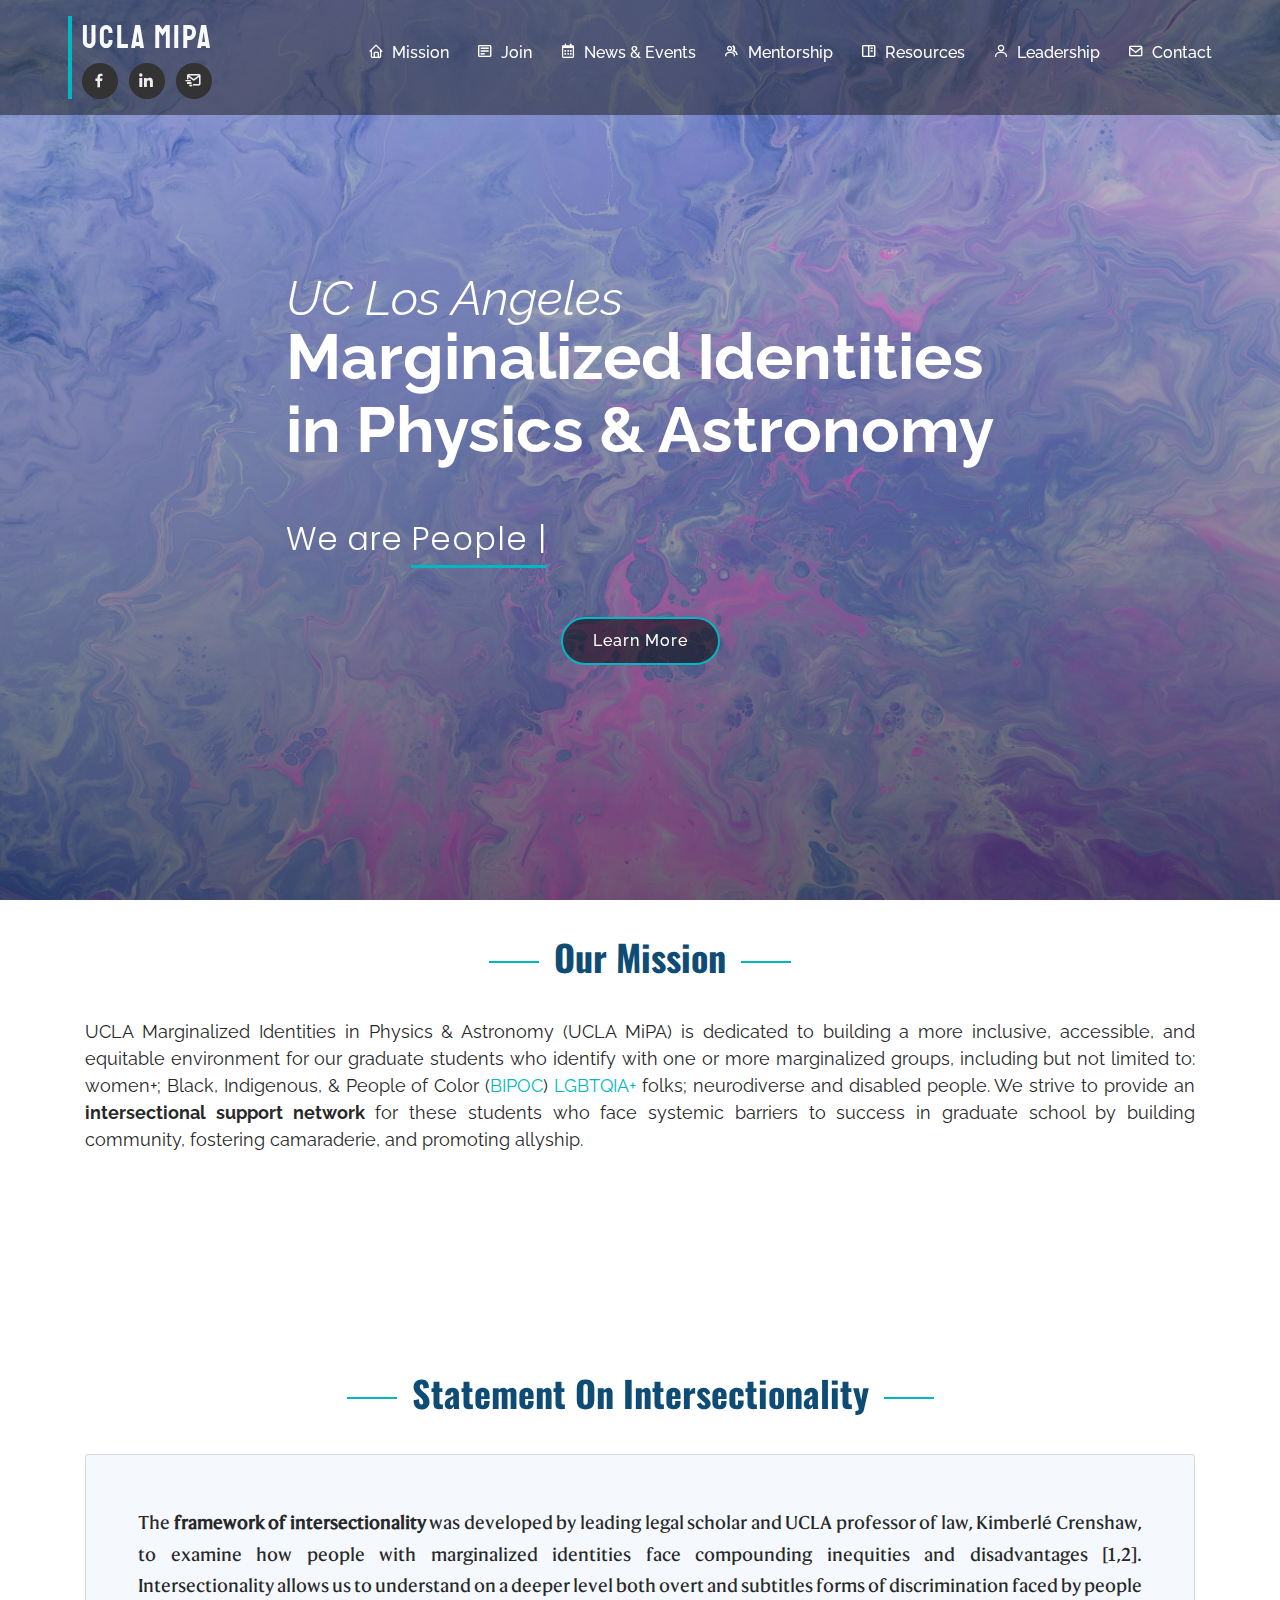
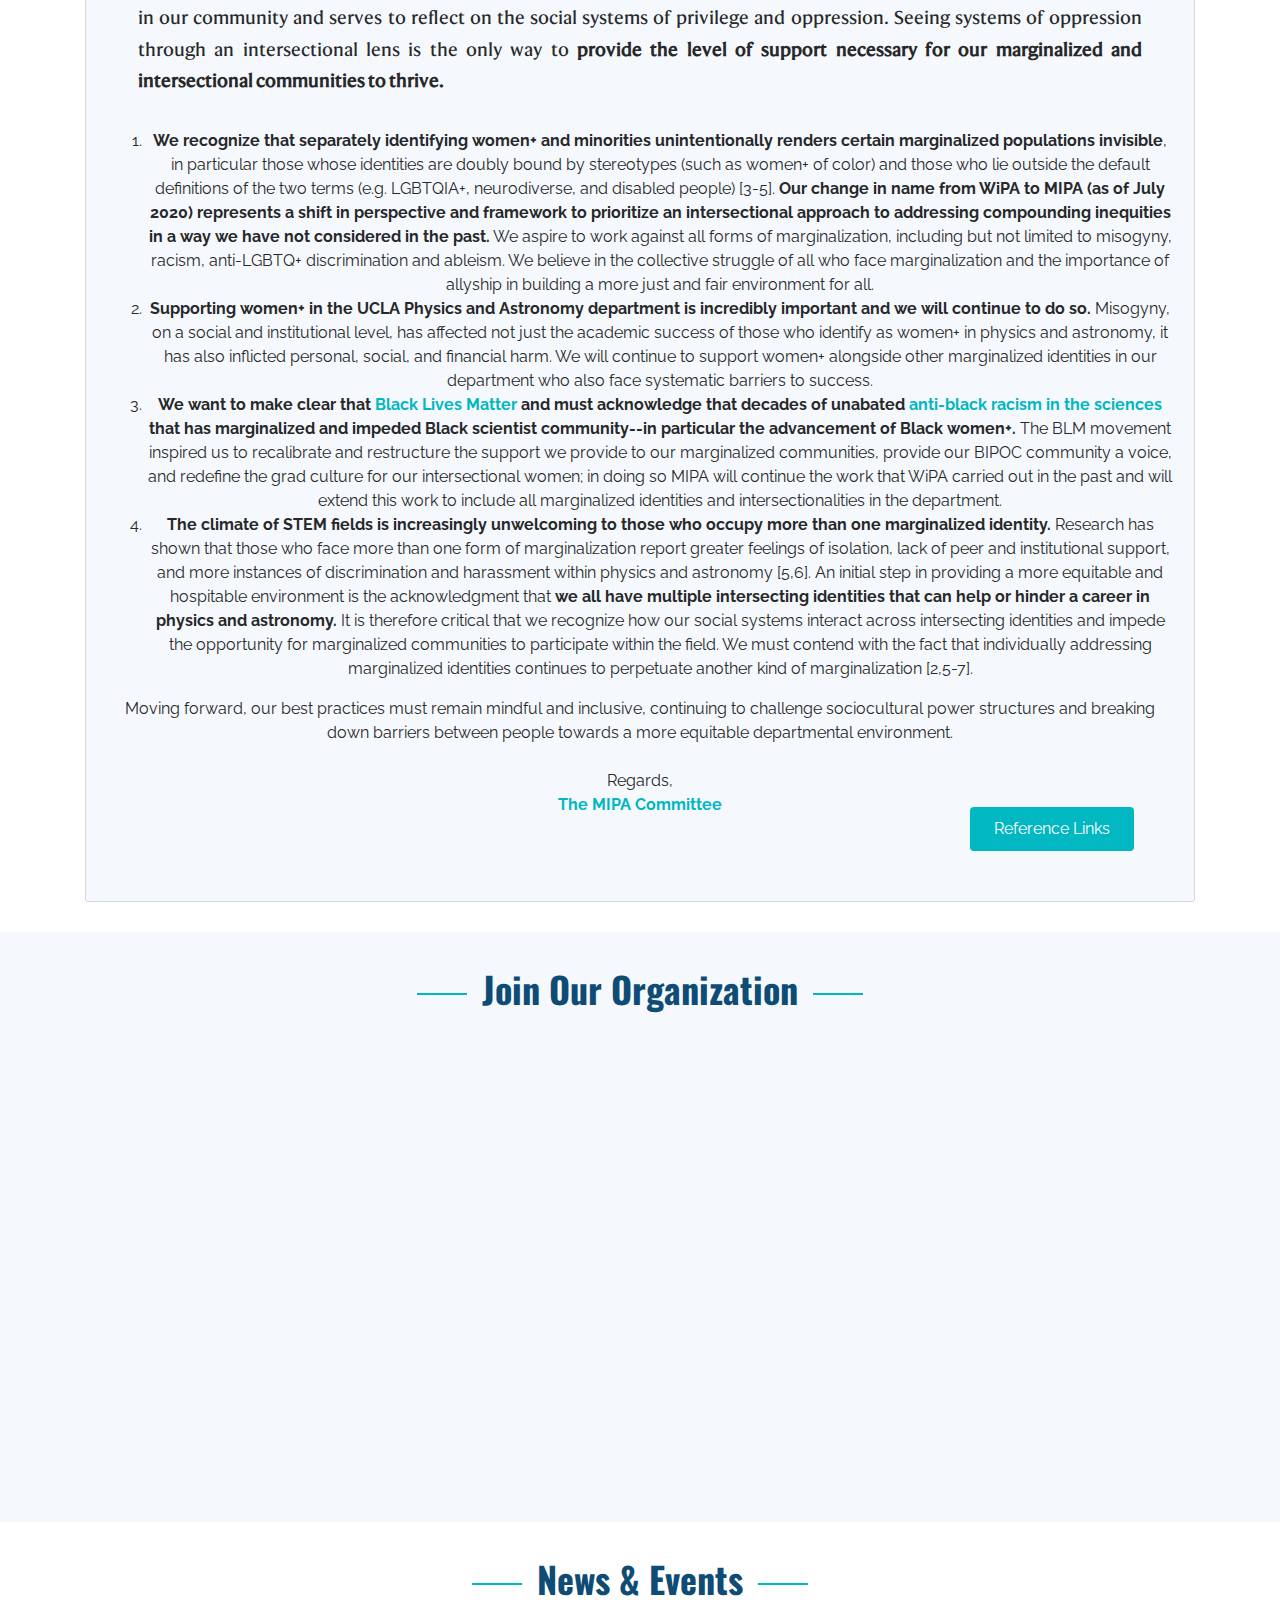
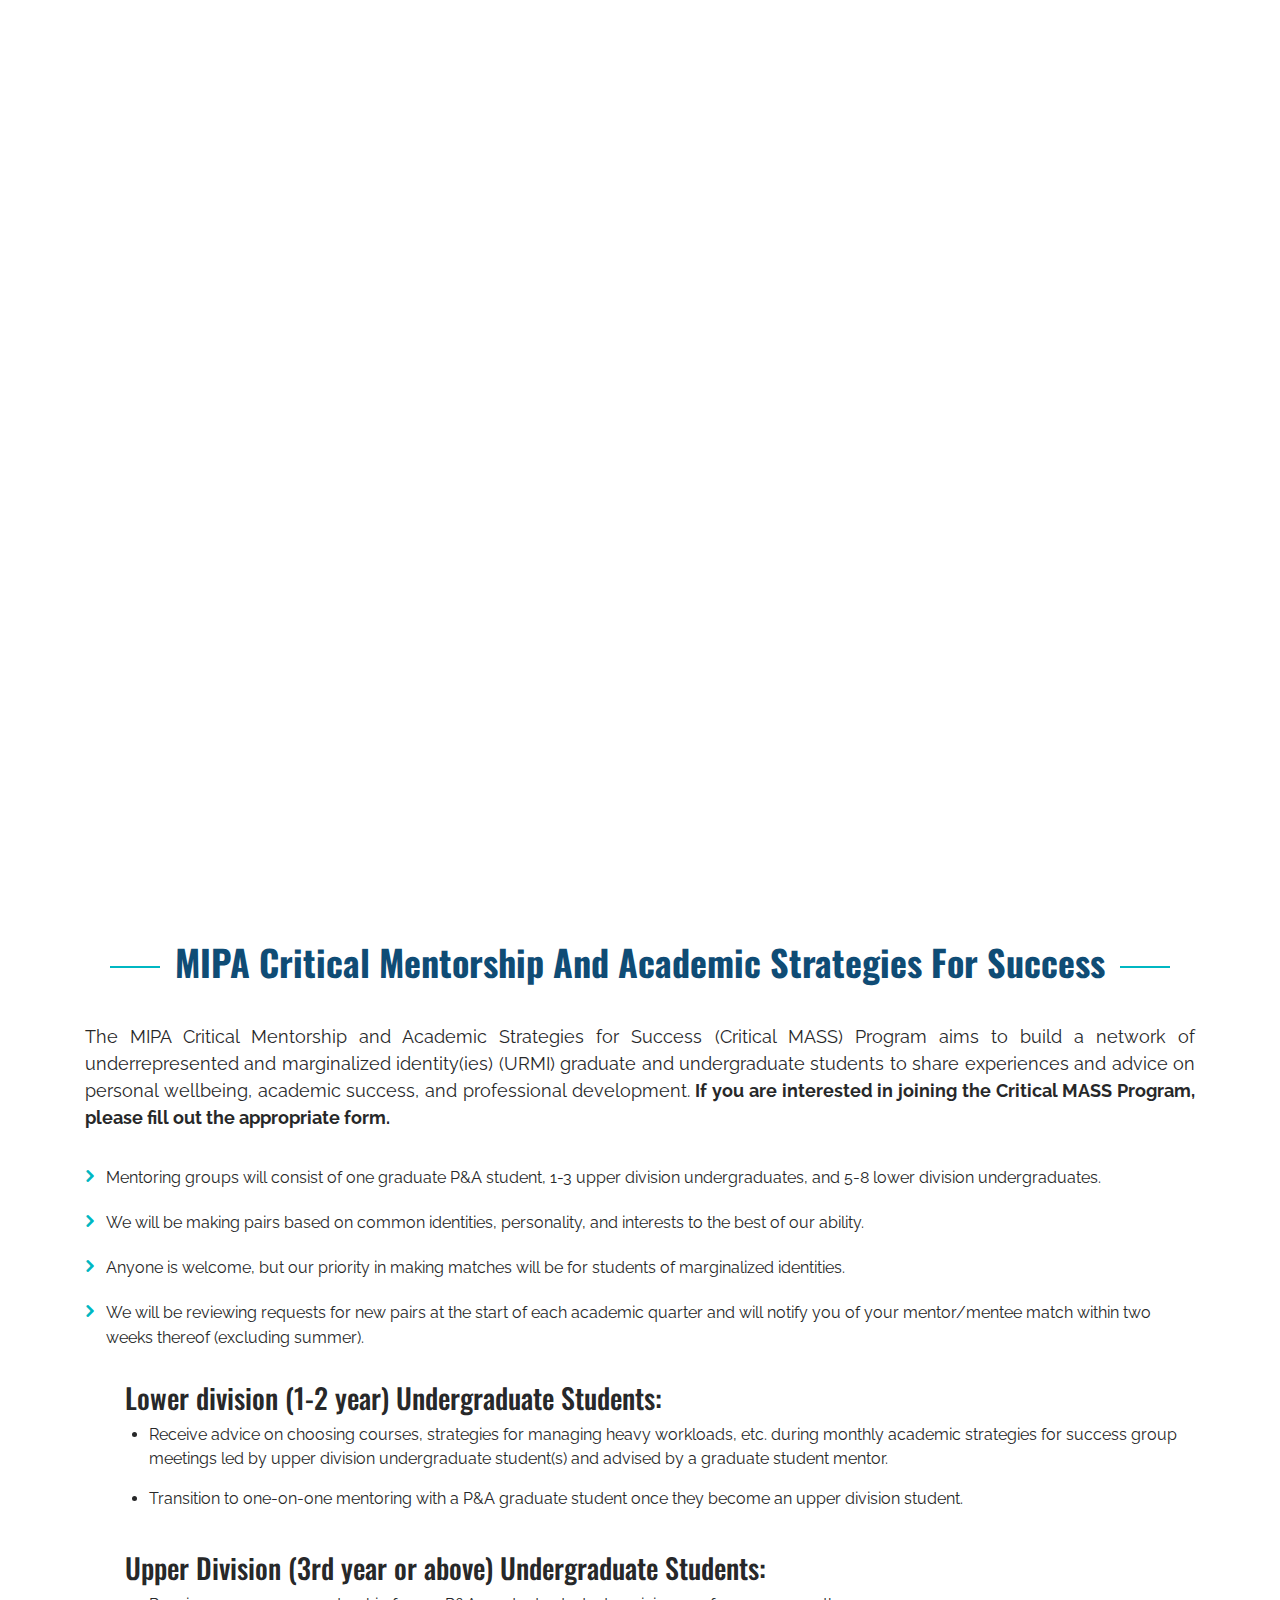
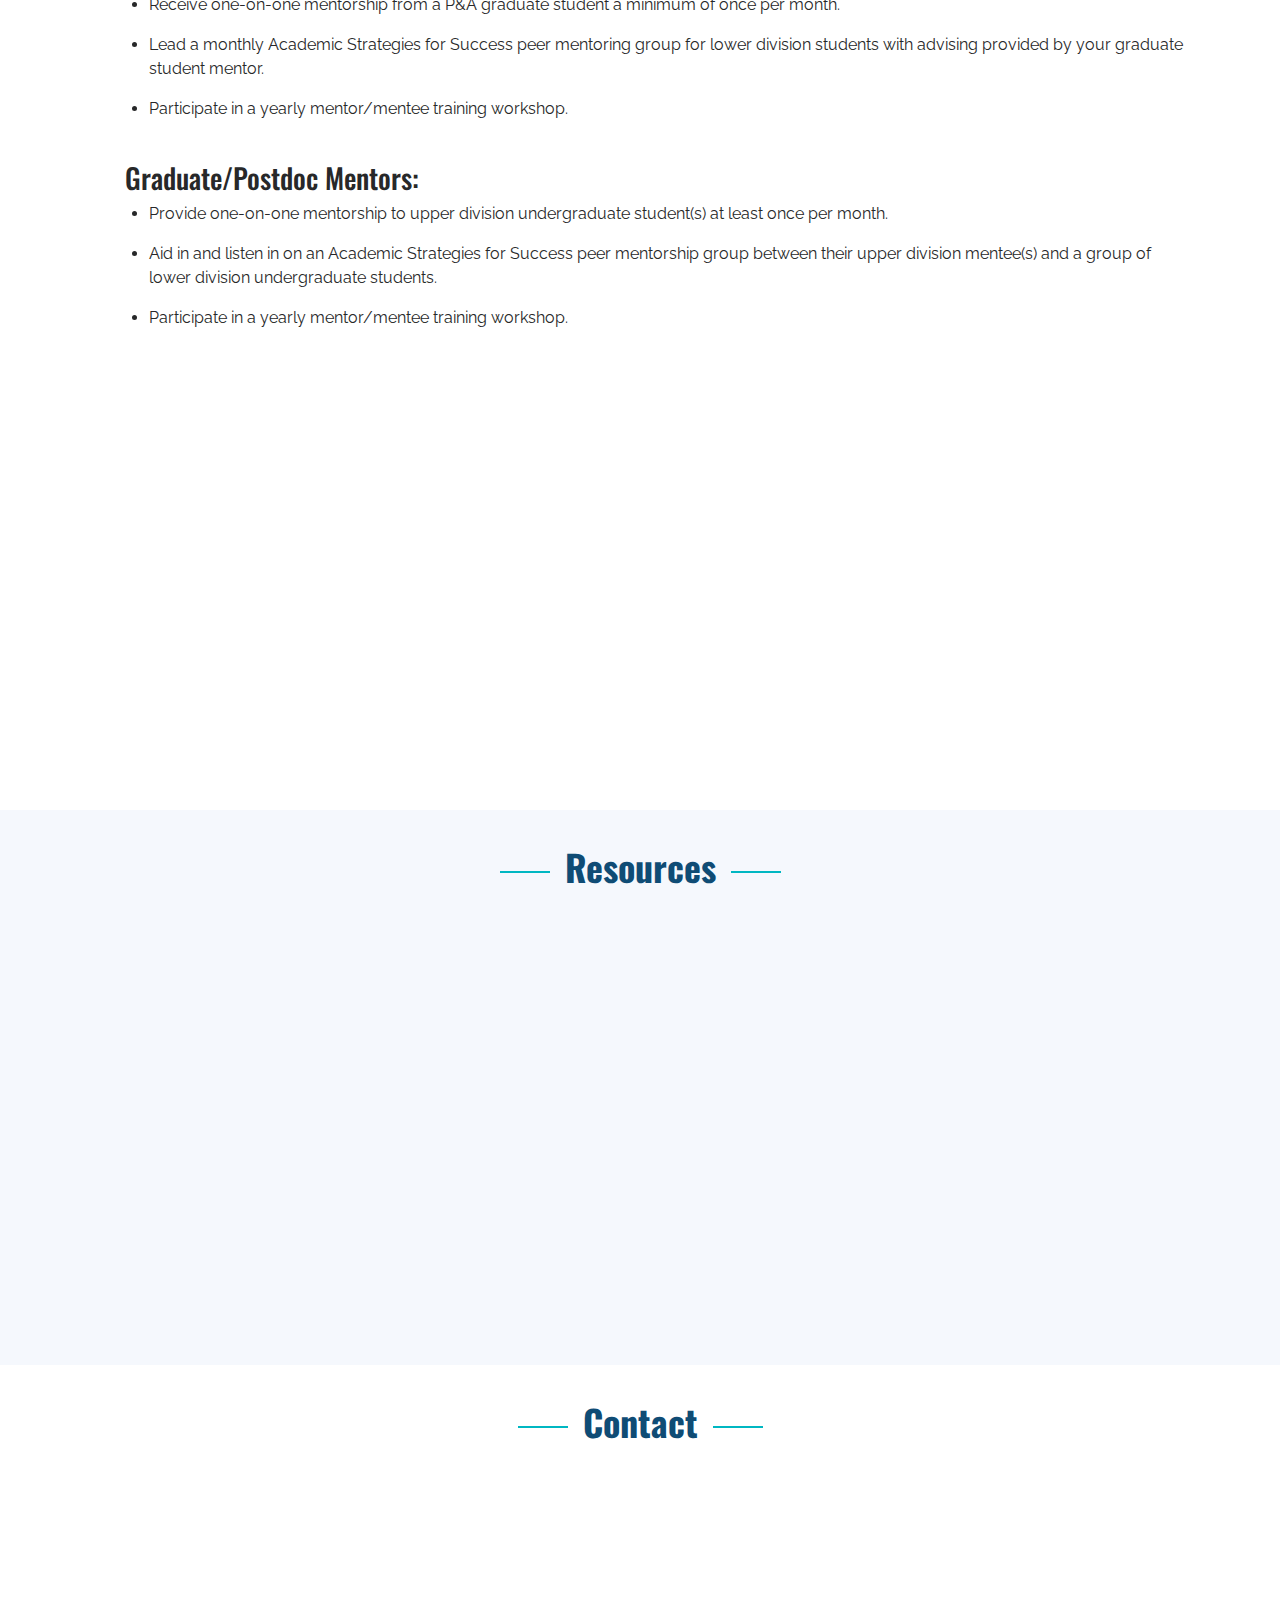
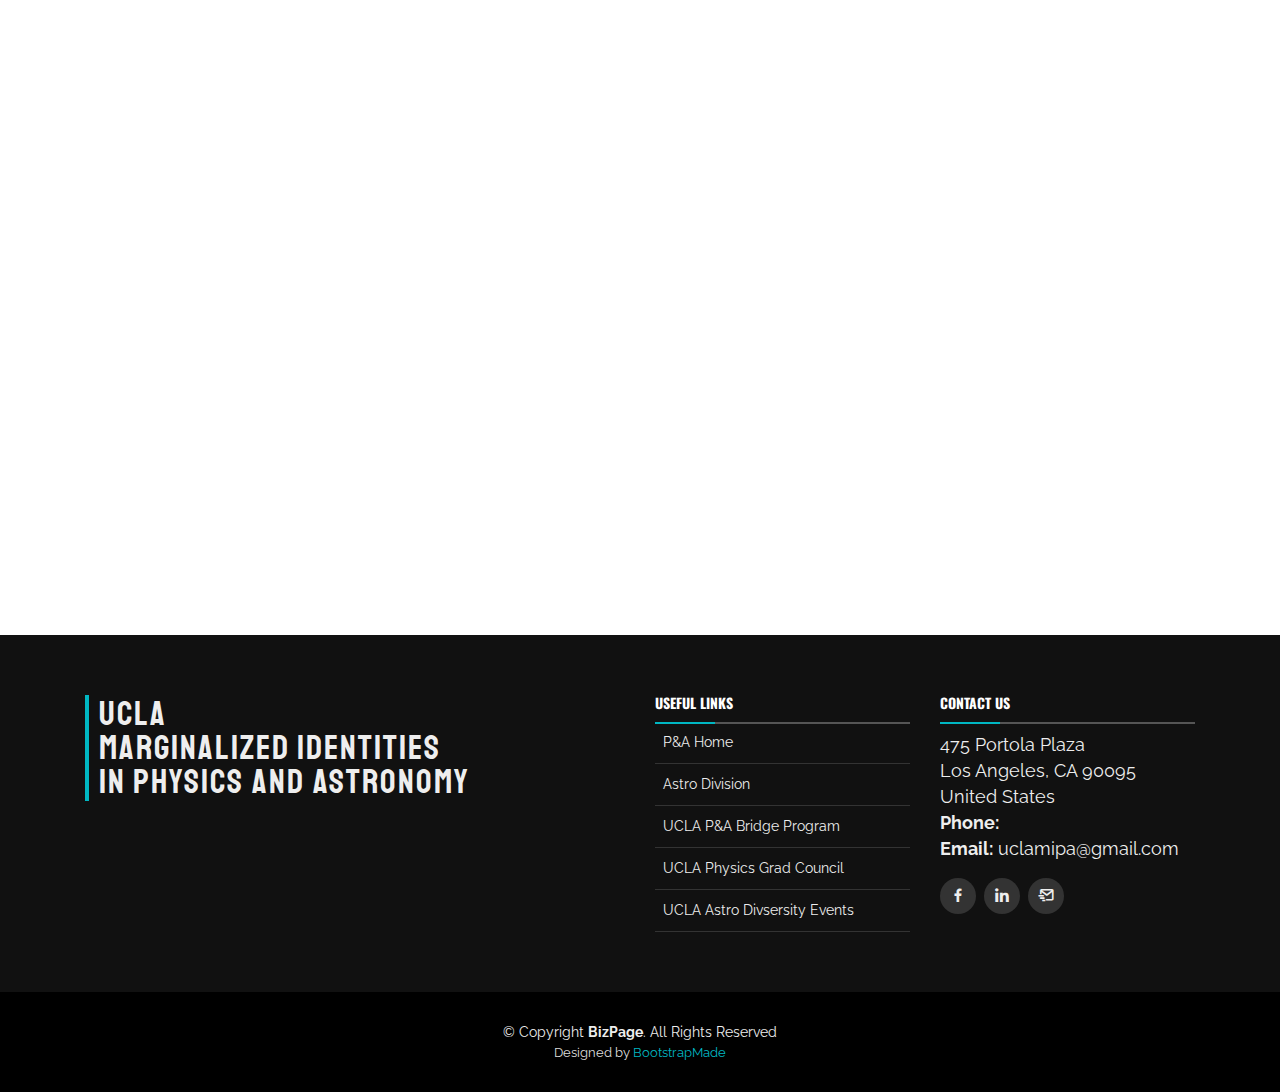
<file: index.html>
<!DOCTYPE html>
<html lang="en">

<head>
    <meta charset="utf-8">
    <meta content="width=device-width, initial-scale=1.0" name="viewport">

    <title>UCLA Marginalized Identities in Physics &amp; Astronomy</title>
    <meta content="Dedicated to building a more inclusive, accessible, and equitable environment for our graduate students who identify with one or more marginalized groups" name="description">
    <meta content="" name="keywords">

    <!-- Favicons -->
    <link href="assets/img/ucla.jpg" rel="icon">
    <link href="assets/img/ucla.jpg" rel="apple-touch-icon">

    <!-- Google Fonts -->
    <link href="https://fonts.googleapis.com/css?family=Lora:300,300i,400,400i,500,500i,600,600i,700,700i|Staatliches:300,300i,400,400i,500,500i,600,600i,700,700i|Oswald:300,300i,400,400i,500,500i,600,600i,700,700i|IBM+Plex+Sans:300,300i,400,400i,600,600i,700,700i|Raleway:300,300i,400,400i,500,500i,600,600i,700,700i|Poppins:300,300i,400,400i,500,500i,600,600i,700,700i"
        rel="stylesheet">

    <!-- Vendor CSS Files -->
    <link href="assets/vendor/bootstrap/css/bootstrap.min.css" rel="stylesheet">
    <link href="assets/vendor/icofont/icofont.min.css" rel="stylesheet">
    <link href="assets/vendor/boxicons/css/boxicons.min.css" rel="stylesheet">
    <link href="assets/vendor/venobox/venobox.css" rel="stylesheet">
    <link href="assets/vendor/owl.carousel/assets/owl.carousel.min.css" rel="stylesheet">
    <link href="assets/vendor/aos/aos.css" rel="stylesheet">
    <link href="//cdn-images.mailchimp.com/embedcode/classic-10_7.css" rel="stylesheet" type="text/css">

    <!-- Template Main CSS File -->
    <link href="assets/css/style.css" rel="stylesheet">

    <!-- =======================================================
  * Template Name: iProfile - v1.4.0
  * Template URL: https://bootstrapmade.com/iprofile-bootstrap-profile-websites-template/
  * Author: BootstrapMade.com
  * License: https://bootstrapmade.com/license/
  ======================================================== -->
</head>

<body>

    <!-- ======= Mobile nav toggle button ======= -->
    <!-- <button type="button" class="mobile-nav-toggle d-xl-none"><i class="icofont-navigation-menu"></i></button> -->

    <!-- ======= Header ======= -->
    <header id="header" class="fixed-top header-transparent">
        <div class="container-fluid">

            <div class="row justify-content-center">
                <div class="col-xl-11 d-flex align-items-center">
                    <h1 class="logo mr-auto">
                        <a class="text-light d-sm-inline d-md-block d-lg-block" href="index.html">UCLA MIPA</a>
                        <!-- Uncomment below if you prefer to use an image logo -->
                        <!-- <a href="index.html" class="logo mr-auto"><img src="assets/img/logo.png" alt="" class="img-fluid"></a>-->
                        <!-- <br> -->
                        <div class="d-md-block d-lg-block">
                            <!-- <img src="assets/img/profile-img.jpg" alt="" class="img-fluid rounded-circle"> -->
                            <div class="social-links mt-2 text-center">
                                <a href="https://www.facebook.com/groups/899432836783282/
                              " class="facebook" target="_blank"><i class="bx bxl-facebook"></i></a>
                                <a href="#" class="linkedin" target="_blank"><i class="bx bxl-linkedin"></i></a>
                                <a href="mailto:uclamipa@gmail.com" target="_blank" class="email"><i class="bx bx-mail-send"></i></a>
                                <!-- <a href="#" class="slack" target="_blank"><i class="bx bxl-slack"></i></a> -->
                                <!-- <a href="#" class="twitter"><i class="bx bxl-twitter"></i></a>
                                <a href="#" class="instagram"><i class="bx bxl-instagram"></i></a> -->
                            </div>
                        </div>
                    </h1>

                    <nav class="nav-menu d-none d-lg-inline">
                        <ul>
                            <li><a href="#mission"><i class="bx bx-home"></i> Mission</a></li>
                            <li><a href="#join"><i class="bx bx-detail"></i> Join</a></li>
                            <li><a href="#events"><i class="bx bx-calendar"></i> News &amp; Events</a></li>
                            <li class="dropdown">
                                <a href="index.html#mentorship"><i class="bx bx-group"></i> Mentorship</a>
                                <ul class="dropdown-menu">
                                    <li><a href="index.html#mentorship"><i class="bx bx-group"></i> Mentorship Overview</a></li>
                                    <li><a href="resources.html"><i class="bx bx-group"></i> Mentorship Hub</a></li>
                                </ul>
                            </li>     
                            <li><a href="#resources"><i class="bx bx-book-content"></i> Resources</a></li>
                            <li><a href="#about"><i class="bx bx-user"></i> Leadership</a></li>
                            <li><a href="#contact"><i class="bx bx-envelope"></i> Contact</a></li>
                            <!-- <li class="drop-down"><a href="">Drop Down</a>
                                <ul>
                                    <li><a href="#">Drop Down 1</a></li>
                                    <li><a href="#">Drop Down 3</a></li>
                                    <li><a href="#">Drop Down 4</a></li>
                                    <li><a href="#">Drop Down 5</a></li>
                                </ul>
                            </li> -->
                        </ul>
                    </nav>
                    <!-- .nav-menu -->
                </div>
            </div>

        </div>
    </header>
    <!-- End Header -->

    <!-- ======= Hero Section ======= -->
    <section id="hero" class="d-flex flex-column justify-content-center align-items-center">
        <div class="hero-container" data-aos="fade" data-aos-easing="ease-in-sine">
            <h2 class="mt-3 mb-n2"><em>UC Los Angeles</em></h2>
            <h1>Marginalized Identities
                <br>in Physics &amp; Astronomy</h1>
            <p class="mt-5 mb-5">We are <span class="typed" data-typed-items="People of Color, Women, Gender Unicorns, Neurodiverse People, Disabled Folks, Physicists and More."></span></p>
            <p class="text-center">
                <a href="#mission" class="btn-get-started scrollto">Learn More</a>
            </p>
    </section>
    <!-- End Hero -->

    <!-- ======= Mission Section ======= -->
    <section id="mission" class="mission">
        <div class="container">

            <div class="section-title">
                <h2>Our Mission</h2>
                <p>UCLA Marginalized Identities in Physics & Astronomy (UCLA MiPA) is dedicated to building a more inclusive, 
                    accessible, and equitable environment for our graduate students who identify with one or more marginalized 
                    groups, including but not limited to: women+; Black, Indigenous, & People of Color 
                    (<a href="https://www.thebipocproject.org/">BIPOC</a>) 
                    <a href="https://www.nytimes.com/2018/06/21/style/lgbtq-gender-language.html">LGBTQIA+</a> folks; 
                    neurodiverse and disabled people. We strive to provide an <b>intersectional support network</b> for these students 
                    who face systemic barriers to success in graduate school by building community, fostering camaraderie, and 
                    promoting allyship.</p>

                <!-- Facts Infographic -->
                <div class="row no-gutters facts mt-5" style="justify-content:space-evenly;justify-items: center;">

                    <div class="col-lg-3 col-md-6 d-md-flex align-items-md-stretch" data-aos="fade-up">
                        <div class="count-box">
                            <!-- <i class="icofont-businesswoman"></i> -->
                            <img src="assets/img/icons/svg/009-woman-2.svg">
                            <span><h1 data-toggle="counter-up" style="float: left;">19.3</h1><h1>&#37;</h1></span>
                            <p><strong>Women Percent Share</strong> of Physics Doctorate Recipients (NSF 2016) </p>
                        </div>
                    </div>

                    <div class="col-lg-3 col-md-6 d-md-flex align-items-md-stretch" data-aos="fade-up" data-aos-delay="100">
                        <div class="count-box">
                            <!-- <i class="icon"></i> -->
                            <img src="assets/img/icons/svg/007-woman.svg">
                            <span><h1 style="float: left;">~</h1><h1 data-toggle="counter-up">90</h1></span>
                            <p><strong>African-American Women</strong> estimated total to have earned PhDs in Physics</p>
                        </div>
                    </div>

                    <div class="col-lg-3 col-md-6 d-md-flex align-items-md-stretch" data-aos="fade-up" data-aos-delay="200">
                        <div class="count-box">
                            <!-- <i class="icofont-live-support"></i> -->
                            <img src="assets/img/icons/svg/006-lgbtq.svg">
                            <span><h1 data-toggle="counter-up" style="float: left;">32</h1><h1>&#37;</h1></span>
                            <p><strong>Percent of LGBT Physicist</strong> feel pressure to stay closeted (APS 2016)</p>
                        </div>
                    </div>

                    <div class="col-lg-3 col-md-6 d-md-flex align-items-md-stretch" data-aos="fade-up" data-aos-delay="300">
                        <div class="count-box">
                            <!-- <i class="bx bx-accessibility"></i> -->
                            <img src="assets/img/icons/svg/001-accessability.svg">
                            <span><h1 data-toggle="counter-up" style="float: left;">6.3</h1><h1>&#37;</h1></span>
                            <p><strong>Percent Share with Disability</strong> of Total P&amp;A Doctorate Recipients (NSF 2017)</p>
                        </div>
                    </div>

                </div>
            </div>
        </div>

        <!-- ======= Statement Subsection ======= -->
        <!-- <section class="statement section-bg"></section> -->
        <div class="container statement">

            <div class=" section-title">

                <h2>Statement on Intersectionality</h2>

                <div class="card card-body section-bg">
                    <p>
                        The <b>framework of intersectionality</b> was developed by leading legal scholar and UCLA professor of law, 
                        Kimberlé Crenshaw, to examine how people with marginalized identities face compounding inequities and 
                        disadvantages [1,2]. Intersectionality allows us to understand on a deeper level both overt and subtitles 
                        forms of discrimination faced by people in our community and serves to reflect on the social systems of 
                        privilege and oppression. Seeing systems of oppression through an intersectional lens is the only way to 
                        <b>provide the level of support necessary for our marginalized and intersectional communities to thrive.</b>
                        
                        <ol>
                        <li><b>We recognize that separately identifying women+ and minorities unintentionally renders certain marginalized populations 
                        invisible</b>, in particular those whose identities are doubly bound by stereotypes (such as women+ of color) and those who lie 
                        outside the default definitions of the two terms (e.g. LGBTQIA+, neurodiverse, and disabled people) [3-5]. <b>Our change in name 
                        from WiPA to MIPA (as of July 2020) represents a shift in perspective and framework to prioritize an intersectional approach to 
                        addressing compounding inequities in a way we have not considered in the past.</b> We aspire to work against all forms of 
                        marginalization, including but not limited to misogyny, racism, anti-LGBTQ+ discrimination and ableism. We believe in the 
                        collective struggle of all who face marginalization and the importance of allyship in building a more just and fair environment 
                        for all.</li>

                        <li><b>Supporting women+ in the UCLA Physics and Astronomy department is incredibly important and we will continue to do so.</b> 
                        Misogyny, on a social and institutional level, has affected not just the academic success of those who identify as women+ 
                        in physics and astronomy, it has also inflicted personal, social, and financial harm. We will continue to support women+ 
                        alongside other marginalized identities in our department who also face systematic barriers to success.</li>

                        <li><b>We want to make clear that <a href="https://www.blmla.org/">Black Lives Matter</a> and must acknowledge that decades of unabated 
                        <a href="https://science.sciencemag.org/content/369/6506/884">anti-black racism in the sciences</a> that has marginalized and 
                        impeded Black scientist community--in particular the advancement of Black women+.</b> The 
                        BLM movement inspired us to recalibrate and restructure the support we provide to our marginalized communities, provide our 
                        BIPOC community a voice, and redefine the grad culture for our intersectional women; in doing so MIPA will continue the work 
                        that WiPA carried out in the past and will extend this work to include all marginalized identities and intersectionalities in 
                        the department.</li>

                        <li><b>The climate of STEM fields is increasingly unwelcoming to those who occupy more than one marginalized identity.</b> Research has 
                        shown that those who face more than one form of marginalization report greater feelings of isolation, lack of peer and 
                        institutional support, and more instances of discrimination and harassment within physics and astronomy [5,6]. An initial 
                        step in providing a more equitable and hospitable environment is the acknowledgment that <b>we all have multiple intersecting 
                        identities that can help or hinder a career in physics and astronomy.</b> It is therefore critical that we recognize how our 
                        social systems interact across intersecting identities and impede the opportunity for marginalized communities to participate 
                        within the field. We must contend with the fact that individually addressing marginalized identities continues to perpetuate 
                        another kind of marginalization [2,5-7].</li>
                        </ol>

                        Moving forward, our best practices must remain mindful and inclusive, continuing to challenge sociocultural power structures 
                        and breaking down barriers between people towards a more equitable departmental environment. 


                        <br><br>Regards,
                        <br>
                        <a href="#about"><strong>The MIPA Committee</strong></a>
                    </p>
                    <div class="dropdown">
                        <button class="dropbtn">Reference Links</button>
                        <div class="dropdown-content" style="text-align:left;">
                            <a href="https://chicagounbound.uchicago.edu/uclf/vol1989/iss1/8" target="_blank">[1] K. Crenshaw (1989). Demarginalizing the intersection of race and sex: A black feminist critique of antidiscrimination doctrine, feminist theory and antiracist politics. University of Chicago Legal Forum, 1989(9).</a>
                            <a href="https://doi.org/10.1007/s11199-013-0283-2" target="_blank">[2] Parent, M.C., DeBlaere, C. & Moradi, B (2013). Approaches to Research on Intersectionality: Perspectives on Gender, LGBT, and Racial/Ethnic Identities. Sex Roles 68, 639–645.</a>
                            <a href="https://doi.org/10.2105/AJPH.2012.300750" target="_blank">[3] L. Bowleg (2012). The Problem with the Phrase Women and Minorities: Intersectionality--an Important Theoretical Framework for Public Health. American Journal of Public Health, 102(7), 1267-1273</a>
                            <a href="https://www.worldcat.org/title/issues-in-feminism-an-introduction-to-womens-studies/oclc/43978372" target="_blank">[4] E.V. Spelman (1998). Gender and race: the ampersand problem in feminist thought.: Ruth S, Issues in Feminism: An Introduction to Women’s Studies. 4th ed Mountain View, CA: Mayfield, 22–34.</a>
                            <a href="https://doi.org/10.17763/haer.81.2.t022245n7x4752v2" target="_blank">[5] Ong, M., Wright, C., Espinosa, L., & Orfield, G. (2011). Inside the Double Bind: A Synthesis of Empirical Research on Undergraduate and Graduate Women of Color in Science, Technology, Engineering, and Mathematics. Harvard Educational Review, 81(2), 172–209</a>
                            <a href="https://www.aps.org/programs/lgbt/upload/LGBTClimateinPhysicsReport.pdf" target="_blank">[6] T. Atherton et al., LGBT Climate in Physics: Building an Inclusive Community (Am. Phys. Society, College Park, MD, 2016).</a>
                            <a href="https://doi.org/10.1063/1.5110070" target="_blank">[7] AIP Conference Proceedings 2109, 040001 (2019).</a>
                        </div>
                    </div>
                </div>

            </div>
            <!-- End Statement Section -->

    </section>
    <!-- End Mission Section -->

    <!-- ======= Join Section ======= -->
    <section id="join" class="join section-bg">
        <div class="container">

            <div class="section-title">
                <h2>Join our Organization</h2>

                <div class="row mb-4" style="justify-content: center;">

                    <div class="content col-lg-7 d-md-flex align-items-md-stretch mb-3">
                        <ul>
                            <li data-aos="fade-right"><strong>Community Development</strong><br> strengthening our community through mentorship opportunities, mixers &amp; happy hours, and social tea breaks</li>
                            <li data-aos="fade-right" data-aos-delay="200"><strong>Professional Development</strong><br> providing resources and workshops towards navigating academia and applying to industry as a person of a marginalized identity</li>
                            <li data-aos="fade-right" data-aos-delay="300"><strong>Equity &amp; Empowerment</strong><br> fostering a more equitable environment through representation on various departmental committees</li>
                        </ul>
                    </div>

                    <div class="col-lg-5 d-md-flex align-items-md-stretch" data-aos="fade" data-aos-delay="500" data-aos-easing="ease-in-sine">

                        <!-- Begin Mailchimp Signup Form -->
                        <div class="content" id="mc_embed_signup" style="justify-content: left;">

                            <form action="https://ucla.us17.list-manage.com/subscribe/post?u=fae2bdfaf64ff06ed9d99a55c&amp;id=5af7d2dd92" method="post" id="mc-embedded-subscribe-form" name="mc-embedded-subscribe-form" class="validate" target="_blank" novalidate>
                                <div id="mc_embed_signup_scroll">
                                    <!-- <h3>Subscribe to our Newsletters</h3> -->
                                    <div class="mc-field-group">
                                        <label for="mce-EMAIL">Email Address  <span class="asterisk">*</span>
                                        </label>
                                        <input type="email" value="" name="EMAIL" class="required email" id="mce-EMAIL">
                                    </div>

                                    <div class="mc-field-group">
                                        <label for="mce-FNAME">First Name  <span class="asterisk">*</span>
                                        </label>
                                        <input type="text" value="" name="FNAME" class="required" id="mce-FNAME">
                                    </div>

                                    <div class="mc-field-group">
                                        <label for="mce-LNAME">Last Name  <span class="asterisk">*</span>
                                        </label>
                                        <input type="text" value="" name="LNAME" class="required" id="mce-LNAME">
                                    </div>

                                    <div class="mc-field-group">
                                        <label for="mce-MMERGE3">Affiliation  <span class="asterisk">*</span>
                                        </label>
                                        <select name="MMERGE3" class="required" id="mce-MMERGE3">
                                        <option value=""></option>
                                        <option value="UCLA P&amp;A Grad">UCLA P&amp;A Grad</option>
                                        <option value="UCLA P&amp;A Undergrad">UCLA P&amp;A Undergrad</option>
                                        <option value="UCLA Faculty">UCLA Faculty</option>
                                        <option value="Outside Community Member">Outside Community Member</option>
                                        </select>
                                    </div>

                                    <div id="mce-responses" class="clear">
                                        <div class="response" id="mce-error-response" style="display:none"></div>
                                        <div class="response" id="mce-success-response" style="display:none"></div>
                                    </div>
                                    <!-- real people should not fill this in and expect good things - do not remove this or risk form bot signups-->
                                    <div style="position: absolute; left: -5000px;" aria-hidden="true"><input type="text" name="b_fae2bdfaf64ff06ed9d99a55c_5af7d2dd92" tabindex="-1" value=""></div>
                                    <div class="clear" style="justify-content: center;">
                                        <input type="submit" value="Get on the List!" name="subscribe" id="mc-embedded-subscribe" class="button">
                                        <div class="indicates-required" style="display: inline-block;"><span class="asterisk">*</span> indicates required</div>
                                    </div>
                                </div>

                            </form>
                        </div>
                        <script type='text/javascript' src='//s3.amazonaws.com/downloads.mailchimp.com/js/mc-validate.js'></script>
                        <script type='text/javascript'>
                            (function($) {
                                window.fnames = new Array();
                                window.ftypes = new Array();
                                fnames[0] = 'EMAIL';
                                ftypes[0] = 'email';
                                fnames[1] = 'FNAME';
                                ftypes[1] = 'text';
                                fnames[2] = 'LNAME';
                                ftypes[2] = 'text';
                                fnames[3] = 'MMERGE3';
                                ftypes[3] = 'dropdown';
                            }(jQuery));
                            var $mcj = jQuery.noConflict(true);
                        </script>
                        <!--End mc_embed_signup-->

                    </div>



                </div>

            </div>
        </div>
    </section>
    <!-- End join Section -->


    <!-- ======= Events Section ======= -->
    <section id="events" class="events">
        <div class="container">

            <div class="section-title">
                <h2>News &amp; Events</h2>
            </div>

            <div class="row">

                <div class="col-lg-8 d-md-flex align-items-md-stretch box mb-3" data-aos="fade">

                    <p class="collapse" id="collapseCalendar" aria-expanded="false" style="clear:both; display:block;">
                        <a class="loxi" data-background-color="#CADAF5" data-categories="all" data-color="#149ddd" data-default-layout="list" data-font-family="Oswald" data-is-demo="false" data-show-category-filter="0" data-show-location-address="1
                      " data-show-location-filter="0" data-show-search-filter="0" data-show-view-switcher="1" data-show-list-view-image="1" data-show-social-media-buttons="0" data-site-id="10897" data-subdomain="mipa" data-theme="light" data-timezone="UTC"
                            data-title="MIPA" data-venue="all">
                        </a>
                    </p>
                    <button type="button" class="morebutton collapsed" data-toggle="collapse" href="#collapseCalendar" aria-expanded="false" aria-controls="collapseCalendar"></button>
                    <p style="font-weight: bolder;"><a href="https://mipa.loxi.io" target="_blank">View more events</a> on <a href="https://loxi.io" target="_blank">Loxi.io</a></p>



                </div>

                <div class="col-lg-4 d-md-flex align-items-md-stretch" data-aos="fade" data-aos-delay="100">
                    <div id="spotify_1" class="widget">
                        <div class="textwidget">
                            Music to vibe to as you wait for the latest sitch. Get in the flow. Speak Less <a href="https://open.spotify.com/playlist/3tPKksorYRJ12HvEZm68ro?si=qVVsk4rnQ3yErz5BkVmuSw" style="text-decoration: underline;" target="new" rel="noopener noreferrer">Listen More</a>.
                            <iframe src="https://open.spotify.com/embed/playlist/3tPKksorYRJ12HvEZm68ro" frameborder="0" allowtransparency="true" allow="encrypted-media"></iframe>
                        </div>
                    </div>
                </div>

            </div>
        </div>
    </section>
    <!-- End Events Section -->

    <!-- ======= Mentorship Section ======= -->
    <section id="mentorship" class="mentorship">
        <div class="container">

            <div class="section-title">
                <h2>MIPA Critical Mentorship and Academic Strategies for Success</h2>

                <p>The MIPA Critical Mentorship and Academic Strategies for Success (Critical MASS) Program aims to build a network of underrepresented and marginalized identity(ies) (URMI) graduate and undergraduate students to share experiences and advice
                    on personal wellbeing, academic success, and professional development. <strong>If you are interested in joining the Critical MASS Program, please fill out the appropriate form.</strong></p>
            </div>

            <div class="content">
                <ul>
                    <li>Mentoring groups will consist of one graduate P&A student, 1-3 upper division undergraduates, and 5-8 lower division undergraduates.</li>
                    <li>We will be making pairs based on common identities, personality, and interests to the best of our ability.</li>
                    <li>Anyone is welcome, but our priority in making matches will be for students of marginalized identities.</li>
                    <li>We will be reviewing requests for new pairs at the start of each academic quarter and will notify you of your mentor/mentee match within two weeks thereof (excluding summer).</li>
                </ul>
            </div>

            <div class="program-details">
                <ul>
                    <h3>Lower division (1-2 year) Undergraduate Students:</h3>
                    <li>Receive advice on choosing courses, strategies for managing heavy workloads, etc. during monthly academic strategies for success group meetings led by upper division undergraduate student(s) and advised by a graduate student mentor.</li>
                    <li>Transition to one-on-one mentoring with a P&A graduate student once they become an upper division student.</li>

                    <br>
                    <h3>Upper Division (3rd year or above) Undergraduate Students:</h3>
                    <li>Receive one-on-one mentorship from a P&A graduate student a minimum of once per month.</li>
                    <li>Lead a monthly Academic Strategies for Success peer mentoring group for lower division students with advising provided by your graduate student mentor.</li>
                    <li>Participate in a yearly mentor/mentee training workshop.</li>

                    <br>
                    <h3>Graduate/Postdoc Mentors:</h3>
                    <li>Provide one-on-one mentorship to upper division undergraduate student(s) at least once per month.</li>
                    <li>Aid in and listen in on an Academic Strategies for Success peer mentorship group between their upper division mentee(s) and a group of lower division undergraduate students.</li>
                    <li>Participate in a yearly mentor/mentee training workshop.</li>
                </ul>
            </div>

            <div class="row" style="justify-content: center;">

                <div class="col-lg-5 col-md-7 d-md-flex align-items-md-stretch mb-3" data-aos="fade-right">
                    <a class="btn btn-info" role="button" target="_blank" href="https://docs.google.com/forms/d/e/1FAIpQLScMyRq6FEdl5x15REJdqEUkIiT59InuTdb_wntRNU0oEKr64Q/viewform?usp=sf_link">
                        <div class="content">
                            <!-- <i class="icofont-businesswoman"></i> -->
                            <img src="assets/img/icons/svg/man.svg">
                            <span><h1 style="text-align: left;">Undergrads</h1></span>
                            <p style="text-align: center;"><strong>Receive</strong> a MIPA Mentor!</p>
                        </div>
                    </a>
                </div>

                <div class="col-lg-5 col-md-7 d-md-flex align-items-md-stretch mb-3" data-aos="fade-left">
                    <a class="btn btn-info" role="button" target="_blank" href="https://docs.google.com/forms/d/e/1FAIpQLScJSK-RsKjLN3Zejv4m2Ivw1l-j4j5_j95vbdYH3Ai2wEIOpA/viewform?usp=sf_link">
                        <div class="content">
                            <img src="assets/img/icons/svg/grad.svg">
                            <span><h1 style="text-align: left;">Grads/Postdocs</h1></span>
                            <p style="text-align: center;"><strong>Train and Become</strong> a MIPA Grad Mentor</p>
                        </div>
                    </a>
                </div>

            </div>
            <div data-aos="fade" >
                <br></br>
                <hr>
                <h2>For current mentors and mentees:</h2>
            </div>
            <div class="content" data-aos="fade" >
                <ul>
                <li>Check our our new mentorship hub for departmental resources, schedule of events, and more!</li>
                </ul>
                <!-- <br></br> -->

            </div>
            <div class="row" style="justify-content: center;"  data-aos="fade">
                <a class="btn btn-info" role="button" target="_blank" href=resources.html>
                    <div class="content">
                        <img src="assets/img/icons/png/008-woman-1.png">
                        <span><h1 style="text-align: center;"> Mentorship Hub</h1></span>
                        <p style="text-align: center;"><strong>Check out our program calendar and resources!</strong></p>
                
                    </div>
                </a>
                
            </div>
            <div class="content"  data-aos="fade">
                <hr>
                <!-- <br></br> -->
            </div>
        </div>
    </section>
    <!-- End Mentorship Section -->

    <!-- ======= Resources Section ======= -->
    <section id="resources" class="resources section-bg">
        <div class="container">

            <div class="section-title">
                <h2>Resources</h2>
            </div>

            <div class="row" style="justify-content: center;">
                <div class="col-lg-4 col-md-6 icon-box" data-aos="fade-up">
                    <img class="icon" src="assets/img/icons/png/aaas_planet.png">
                    <h4 class="title"><a href="https://astro-outlist.github.io/" target="_blank">Astronomy &amp; Astrophysics Outlist</a></h4>
                    <p class="description">Openly lesbian, gay, bisexual, transgender, queer, intersex, asexual, and other gender/sexual minority (LGBTQIA+) members of the astronomical community</p>
                </div>
                <div class="col-lg-4 col-md-6 icon-box" data-aos="fade-up" data-aos-delay="100">
                    <img class="icon" src="assets/img/icons/png/AAAS_logo.png">
                    <h4 class="title"><a href="https://www.aaas.org/programs/entry-point" target="_blank">AAAS Entry Point!</a></h4>
                    <p class="description">Program for students with apparent and non-apparent disabilities</p>
                </div>
                <div class="col-lg-4 col-md-6 icon-box" data-aos="fade-up" data-aos-delay="200">
                    <img class="icon" src="assets/img/icons/png/sacnas.png">
                    <h4 class="title"><a href="https://www.sacnas.org" target="_blank">Society for the Advancement of Chicano &amp; Native American Students</a></h4>
                    <p class="description">Achieving true diversity in STEM by cultivating and celebrating a community where you can be your whole self. </p>
                </div>
                <div class="col-lg-4 col-md-6 icon-box" data-aos="fade-up" data-aos-delay="300">
                    <img class="icon" src="assets/img/icons/png/APSLogo_blue.gif">
                    <h4 class="title"><a href="https://www.aps.org/programs/women/" target="_blank">Women in Physics</a></h4>
                    <p class="description">APS is committed to encouraging the recruitment, retention, and career development of women physicists at all levels.</p>
                </div>
                <div class="col-lg-4 col-md-6 icon-box" data-aos="fade-up" data-aos-delay="400">
                    <img class="icon" src="assets/img/icons/png/nsbp.png">
                    <h4 class="title"><a href="https://www.nsbp.org/" target="_blank">National Society of Black Physicist</a></h4>
                    <p class="description">Promote the professional well-being of African American physicists and physics students within the international scientific community and within society at large</p>
                </div>
                <div class="col-lg-4 col-md-6 icon-box" data-aos="fade-up" data-aos-delay="500">
                    <img class="icon" src="assets/img/icons/png/aaas atom.png">
                    <h4 class="title"><a href="http://lgbtphysicists.org/" target="_blank">Sexual and Gender Minorities in Physics</a></h4>
                    <p class="description">Website for lesbian, gay, bisexual, transgender, intersex, queer, questioning, asexual, pansexual, not-cisgender and not-straight (as well as friendly cis and straight) physicists</p>
                </div>
            </div>

        </div>
    </section>
    <!-- End Resources Section -->


    <!-- ======= About Section ======= -->
    <!--<section id="about" class="about">
        <div class="container">
            <div class="section-title">
                <h2>Meet the 2023-2024 MIPA Council</h2>
            </div>

            <div class="row">
                <div class="col-lg-4" data-aos="fade-right">
                    <img src="assets/img/council/casey.jpg" class="img-fluid rounded" alt="">
                </div>

                <div class="col-lg-8 pt-4 pt-lg-0 content" data-aos="fade-left">
                    <h3>Casey Li (they/them). Role: General Organizer</h3>
                    <div class="row">
                        <div class="col-lg-6">
                            <ul>
                                <li><strong>Academic Year:</strong> 2nd Year, Division of Physics</li>
                                <li><strong>Research:</strong> Condensed Matter</li>
                            </ul>
                        </div>
                        <div class="col-lg-6">
                            <ul>
                                <li><strong>Hobbies:</strong> Likes to watch video essays and lift weights.</li>
                                <li><strong>Email:</strong> caseyli2252@physics.ucla.edu</li>
                            </ul>
                        </div>
                    </div>
                </div>
            </div>

            <div class="row">
                <div class="col-lg-4" data-aos="fade-right">
                    <img src="assets/img/council/christina.jpg" class="img-fluid rounded" alt="">
                </div>

                <div class="col-lg-8 pt-4 pt-lg-0 content" data-aos="fade-left">
                    <h3>Christina Yeo (she/her). Role: Mentorship Organizer</h3>
                    <div class="row">
                        <div class="col-lg-6">
                            <ul>
                                <li><strong>Academic Year:</strong> 2nd Year, Division of Physics</li>
                                <li><strong>Research:</strong> High Energy Theory</li>
                            </ul>
                        </div>
                        <div class="col-lg-6">
                            <ul>
                                <li><strong>Hobbies:</strong> </li>
                                <li><strong>Email:</strong> cyeo99@ucla.edu</li>
                            </ul>
                        </div>
                    </div>
                </div>
            </div>

            <div class="row">
                <div class="col-lg-4" data-aos="fade-right">
                    <img src="assets/img/council/jsl.jpg" class="img-fluid rounded" alt="">
                </div>

                <div class="col-lg-8 pt-4 pt-lg-0 content" data-aos="fade-left">
                    <h3>Jonathan Sanchez (he/him). Role: Mentorship and MIPA Tea Organizer</h3>
                    <div class="row">
                        <div class="col-lg-6">
                            <ul>
                                <li><strong>Academic Year:</strong> 2nd Year, Division of Physics</li>
                                <li><strong>Research:</strong> Condensed Matter</li>
                            </ul>
                        </div>
                        <div class="col-lg-6">
                            <ul>
                                <li><strong>Hobbies:</strong> </li>
                                <li><strong>Email:</strong> jonathansl@g.ucla.edu</li>
                            </ul>
                        </div>
                    </div>
                </div>
            </div>

            <div class="row">
                <div class="col-lg-4" data-aos="fade-right">
                    <img src="assets/img/council/rayner.jpg" class="img-fluid rounded" alt="">
                </div>

                <div class="col-lg-8 pt-4 pt-lg-0 content" data-aos="fade-left">
                    <h3>Rayner Sutardja (he/him). Role: Secretary</h3>
                    <div class="row">
                        <div class="col-lg-6">
                            <ul>
                                <li><strong>Academic Year:</strong> 2nd Year, Division of Physics</li>
                                <li><strong>Research:</strong> Plasma Physics</li>
                            </ul>
                        </div>
                        <div class="col-lg-6">
                            <ul>
                                <li><strong>Hobbies:</strong> </li>
                                <li><strong>Email:</strong> sutardja@g.ucla.edu</li>
                            </ul>
                        </div>
                    </div>
                </div>
            </div>

            <div class="row">
                <div class="col-lg-4" data-aos="fade-right">
                    <img src="assets/img/council/leah.jpg" class="img-fluid rounded" alt="">
                </div>

                <div class="col-lg-8 pt-4 pt-lg-0 content" data-aos="fade-left">
                    <h3>Leah Phillips (she/her). Role: Affinity Groups Organizer</h3>
                    <div class="row">
                        <div class="col-lg-6">
                            <ul>
                                <li><strong>Academic Year:</strong> 2nd Year, Division of Physics</li>
                                <li><strong>Research:</strong> AMO</li>
                            </ul>
                        </div>
                        <div class="col-lg-6">
                            <ul>
                                <li><strong>Hobbies:</strong> </li>
                                <li><strong>Email:</strong> leahphillips16@ucla.edu</li>
                            </ul>
                        </div>
                    </div>
                </div>
            </div>

            <div class="row">
                <div class="col-lg-4" data-aos="fade-right">
                    <img src="assets/img/council/j.jpg" class="img-fluid rounded" alt="">
                </div>
                    
                <div class="col-lg-8 pt-4 pt-lg-0 content" data-aos="fade-left">
                    <h3>J Anabi (they/them). Role: Technology</h3>
                    <div class="row">
                        <div class="col-lg-6">
                            <ul>
                                <li><strong>Academic Year:</strong> 2nd Year, Division of Physics</li>
                                <li><strong>Research:</strong> Astrophysics</li>
                            </ul>
                        </div>
                        <div class="col-lg-6">
                            <ul>
                                <li><strong>Hobbies:</strong> </li>
                                <li><strong>Email:</strong> jdanabi@ucla.edu</li>
                            </ul>
                        </div>
                    </div>
                </div>
            </div>-->

            <!--<div class="row">
                <div class="col-lg-4" data-aos="fade-right">
                    <img src="assets/img/council/isabella.jpg" class="img-fluid rounded" alt="">
                </div>

                <div class="col-lg-8 pt-4 pt-lg-0 content" data-aos="fade-left">
                    <h3>Isabella Trierweiller (she/her/hers).</h3>
                    <p class="font-italic">
                        Isabella also serves as grad outreach co-coordinator on UCLA Astronomy Grad Council. She relishes a refreshingly sobber glass of ice cold lemonade with a lemon wedge on the rim for those hot LA days.
                    </p>
                    <div class="row">
                        <div class="col-lg-6">
                            <ul>
                                <li><strong>Academic Year:</strong> 3rd Year, Division of Astronomy</li>
                                <li><strong>Research:</strong> Planet Atmospheres</li>
                                <li><strong>Advisor:</strong> Hilke Schlichting &amp; Ed Young</li>
                            </ul>
                        </div>
                        <div class="col-lg-6">
                            <ul>
                                <li><strong>Hobbies:</strong> Knitting, Plants, D&D</li>
                                <li><strong>Undergrad:</strong> Yale University, 2014-2018</li>
                                <li><strong>Email:</strong> isabella.trierweiler@astro.ucla.edu</li>
                            </ul>
                        </div>
                    </div>
                </div>
            </div>-->

        </div>
    </section>
    <!-- End About Section -->

    <!-- ======= Contact Section ======= -->
    <section id="contact" class="contact">
        <div class="container">

            <div class="section-title">
                <h2>Contact</h2>
            </div>

            <div class="row" data-aos="fade">

                <div class="col-lg-5 d-flex align-items-stretch">
                    <div class="info">
                        <div class="address">
                            <i class="icofont-google-map"></i>
                            <h4>Location:</h4>
                            <p>475 Portola Plaza, Los Angeles, CA 90095</p>
                        </div>

                        <div class="email">
                            <i class="icofont-envelope"></i>
                            <h4>Email:</h4>
                            <p>uclamipa@gmail.com</p>
                        </div>

                        <div class="phone">
                            <i class="icofont-phone"></i>
                            <h4>Call:</h4>
                            <p> </p>
                        </div>

                        <iframe src="https://www.google.com/maps/embed?pb=!1m18!1m12!1m3!1d3304.949194254037!2d-118.44397674977267!3d34.07081662410438!2m3!1f0!2f0!3f0!3m2!1i1024!2i768!4f13.1!3m3!1m2!1s0x80c2bc886818c4ef%3A0x22d9f00383ef4320!2sUCLA%20Physics%20and%20Astronomy%20Building!5e0!3m2!1sen!2sus!4v1596684493860!5m2!1sen!2sus"
                            frameborder="0" style="border:0; width: 100%; height: 290px;" allowfullscreen></iframe>
                    </div>

                </div>

                <div class="col-lg-7 mt-5 mt-lg-0 d-flex align-items-stretch">
                    <form action="forms/contact.php" method="post" role="form" class="php-email-form">
                        <div class="form-row">
                            <div class="form-group col-md-6">
                                <label for="name">Your Name</label>
                                <input type="text" name="name" class="form-control" id="name" data-rule="minlen:4" data-msg="Please enter at least 4 chars" />
                                <div class="validate"></div>
                            </div>
                            <div class="form-group col-md-6">
                                <label for="name">Your Email</label>
                                <input type="email" class="form-control" name="email" id="email" data-rule="email" data-msg="Please enter a valid email" />
                                <div class="validate"></div>
                            </div>
                        </div>
                        <div class="form-group">
                            <label for="name">Subject</label>
                            <input type="text" class="form-control" name="subject" id="subject" data-rule="minlen:4" data-msg="Please enter at least 8 chars of subject" />
                            <div class="validate"></div>
                        </div>
                        <div class="form-group">
                            <label for="name">Message</label>
                            <textarea class="form-control" name="message" rows="10" data-rule="required" data-msg="Please write something for us"></textarea>
                            <div class="validate"></div>
                        </div>
                        <div class="mb-3">
                            <div class="loading">Loading</div>
                            <div class="error-message"></div>
                            <div class="sent-message">Your message has been sent. Thank you!</div>
                        </div>
                        <div class="text-center"><button type="submit">Send Message</button></div>
                    </form>
                </div>

            </div>

        </div>
    </section>

    <!-- ======= Footer ======= -->
    <footer id="footer">
        <div class="footer-top">
            <div class="container">
                <div class="row">

                    <div class="col-lg-6 col-md-8 footer-info">
                        <h3>UCLA <br> Marginalized Identities <br> in Physics and Astronomy</h3>
                    </div>

                    <div class="col-lg-3 col-md-7 footer-links">
                        <h4>Useful Links</h4>
                        <ul>
                            <li><i class="ion-ios-arrow-right"></i> <a href="https://www.pa.ucla.edu/">P&A Home</a></li>
                            <li><i class="ion-ios-arrow-right"></i> <a href="http://www.astro.ucla.edu/">Astro Division</a></li>
                            <li><i class="ion-ios-arrow-right"></i> <a href="https://www.pa.ucla.edu/phd-physics-bridge-program.html">UCLA P&A Bridge Program</a></li>
                            <li><i class="ion-ios-arrow-right"></i> <a href="https://www.pa.ucla.edu/physics-graduate-council.html">UCLA Physics Grad Council</a></li>
                            <li><i class="ion-ios-arrow-right"></i> <a href="http://www.astro.ucla.edu/content/astronomy-division-diversity-resources">UCLA Astro Divsersity Events</a></li>
                        </ul>
                    </div>

                    <div class="col-lg-3 col-md-7 footer-contact">
                        <h4>Contact Us</h4>
                        <p>
                            475 Portola Plaza <br> Los Angeles, CA 90095<br> United States <br>
                            <strong>Phone:</strong> <br>
                            <strong>Email:</strong> uclamipa@gmail.com<br>
                        </p>

                        <div class="social-links">
                            <!-- <a href="#" target="_blank" class="slack"><i class="bx bxl-slack"></i></a> -->
                            <a href="https://www.facebook.com/groups/899432836783282/" target="_blank" class="facebook"><i class="bx bxl-facebook"></i></a>
                            <!-- <a href="#" class="instagram"><i class="fa fa-instagram"></i></a> -->
                            <!-- <a href="#" class="google-plus"><i class="fa fa-google-plus"></i></a> -->
                            <a href="#" target="_blank" class="linkedin"><i class="bx bxl-linkedin"></i></a>
                            <a href="mailto:uclamipa@gmail.com" target="_blank" class="email"><i class="bx bx-mail-send"></i></a>

                        </div>

                    </div>
                    <!-- 
                    <div class="col-lg-3 col-md-6 footer-newsletter">
                        <h4>Our Newsletter</h4>
                        <p>Tamen quem nulla quae legam multos aute sint culpa legam noster magna veniam enim veniam illum dolore legam minim quorum culpa amet magna export quem marada parida nodela caramase seza.</p>
                        <form action="" method="post">
                            <input type="email" name="email"><input type="submit" value="Subscribe">
                        </form>
                    </div> -->

                </div>
            </div>
        </div>

        <div class="container">
            <div class="copyright">
                &copy; Copyright <strong>BizPage</strong>. All Rights Reserved
            </div>
            <div class="credits">
                <!--
        All the links in the footer should remain intact.
        You can delete the links only if you purchased the pro version.
        Licensing information: https://bootstrapmade.com/license/
        Purchase the pro version with working PHP/AJAX contact form: https://bootstrapmade.com/buy/?theme=BizPage
      -->
                Designed by <a href="https://bootstrapmade.com/">BootstrapMade</a>
            </div>
        </div>
    </footer>
    <!-- End Footer -->

    <a href="#" class="back-to-top"><i class="icofont-simple-up"></i></a>

    <!-- Vendor JS Files -->
    <script src="assets/vendor/jquery/jquery.min.js"></script>
    <script src="assets/vendor/bootstrap/js/bootstrap.bundle.min.js"></script>
    <script src="assets/vendor/jquery.easing/jquery.easing.min.js"></script>
    <script src="assets/vendor/php-email-form/validate.js"></script>
    <script src="assets/vendor/waypoints/jquery.waypoints.min.js"></script>
    <script src="assets/vendor/counterup/counterup.min.js"></script>
    <script src="assets/vendor/isotope-layout/isotope.pkgd.min.js"></script>
    <script src="assets/vendor/venobox/venobox.min.js"></script>
    <script src="assets/vendor/owl.carousel/owl.carousel.min.js"></script>
    <script src="assets/vendor/typed.js/typed.min.js"></script>
    <script src="assets/vendor/aos/aos.js"></script>

    <!-- Loxi Calendar -->
    <script async src="https://mipa.loxi.io/embed/client.js"></script>

    <!-- Template Main JS File -->
    <script src="assets/js/main.js"></script>

</body>

</html>
</file>
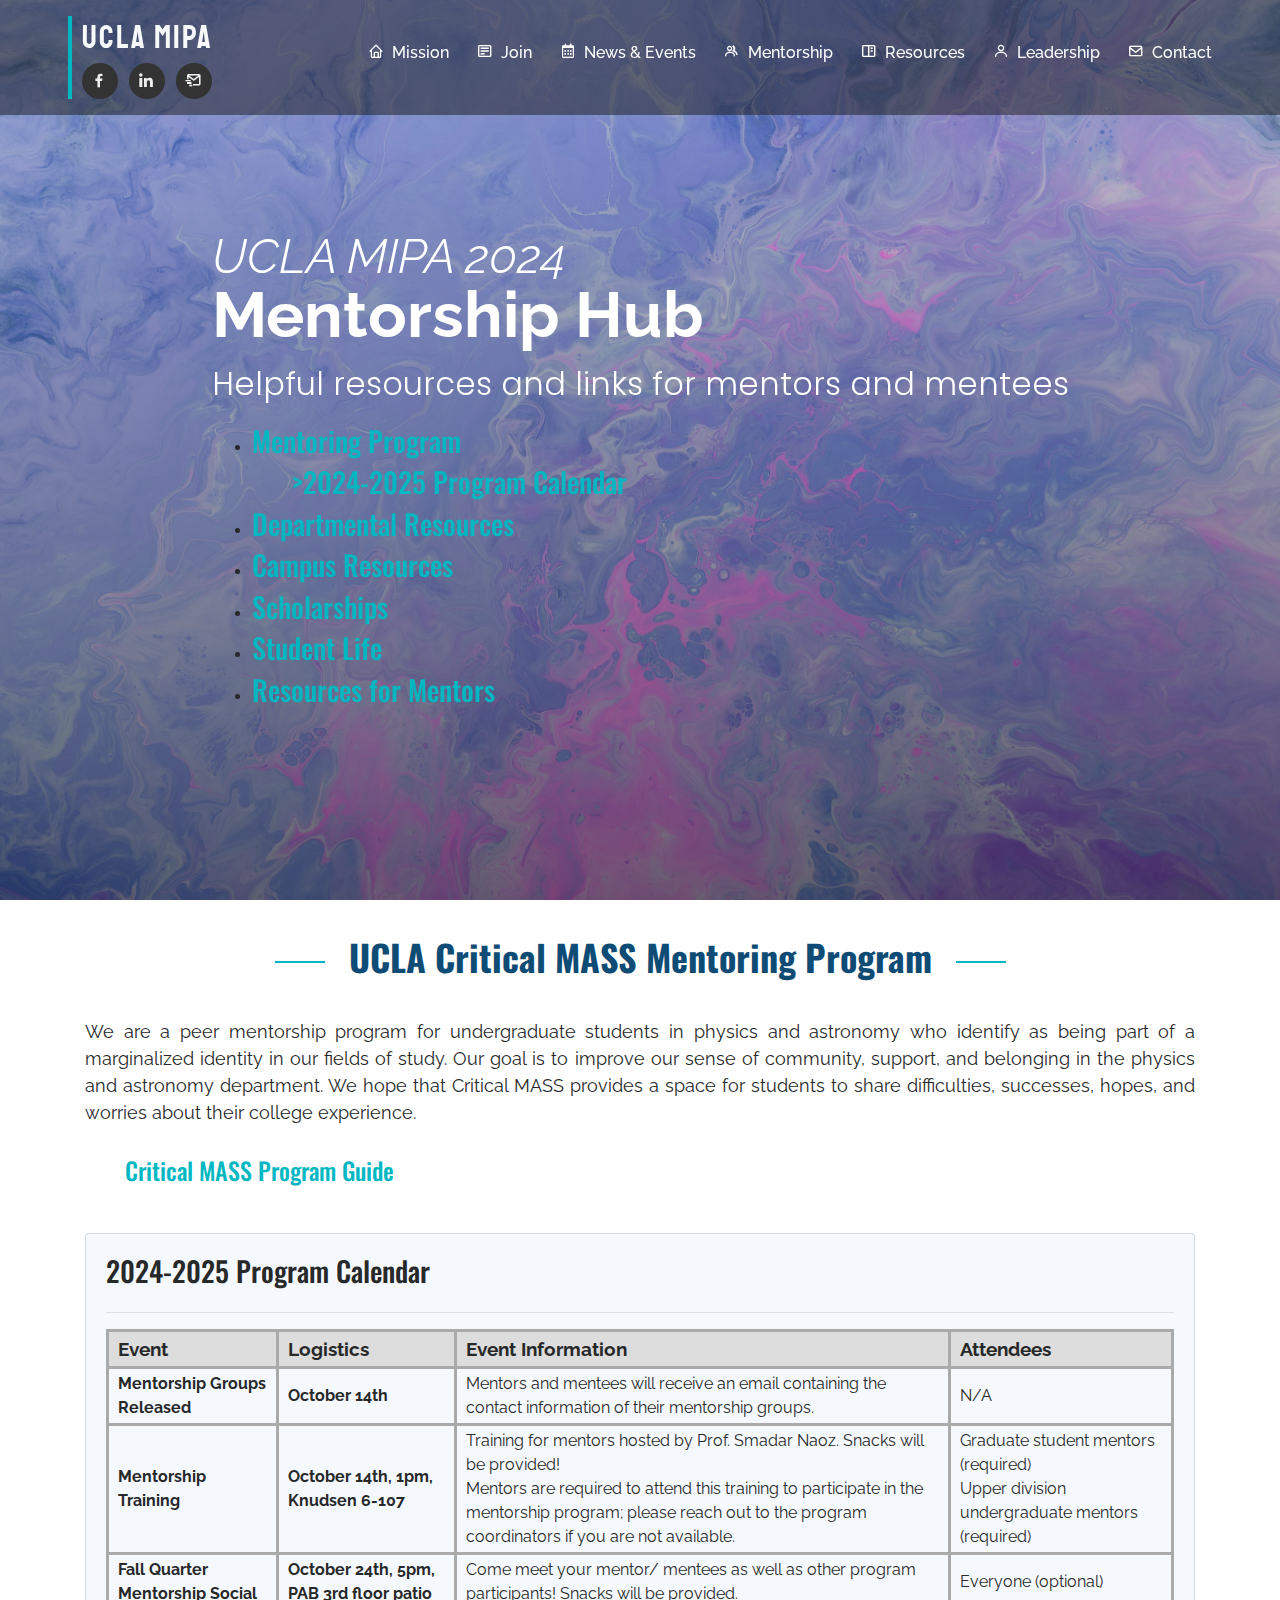
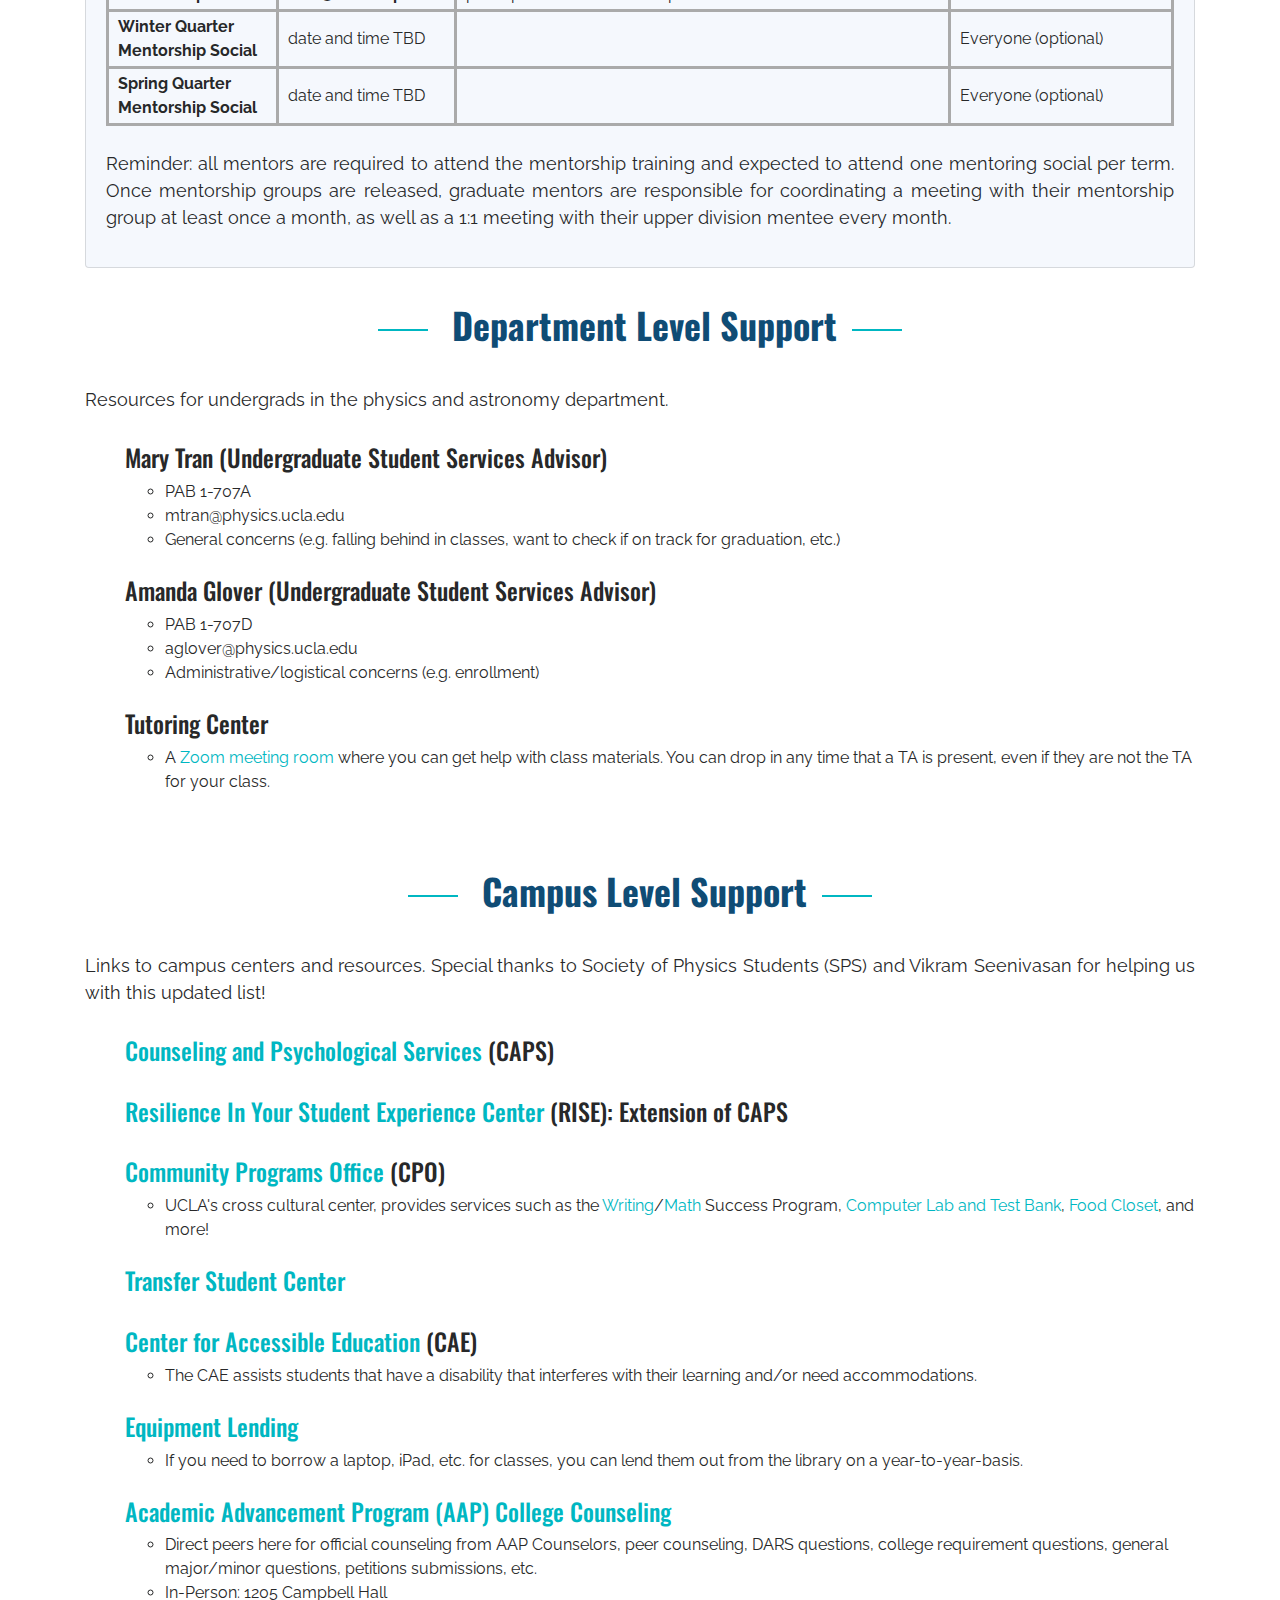
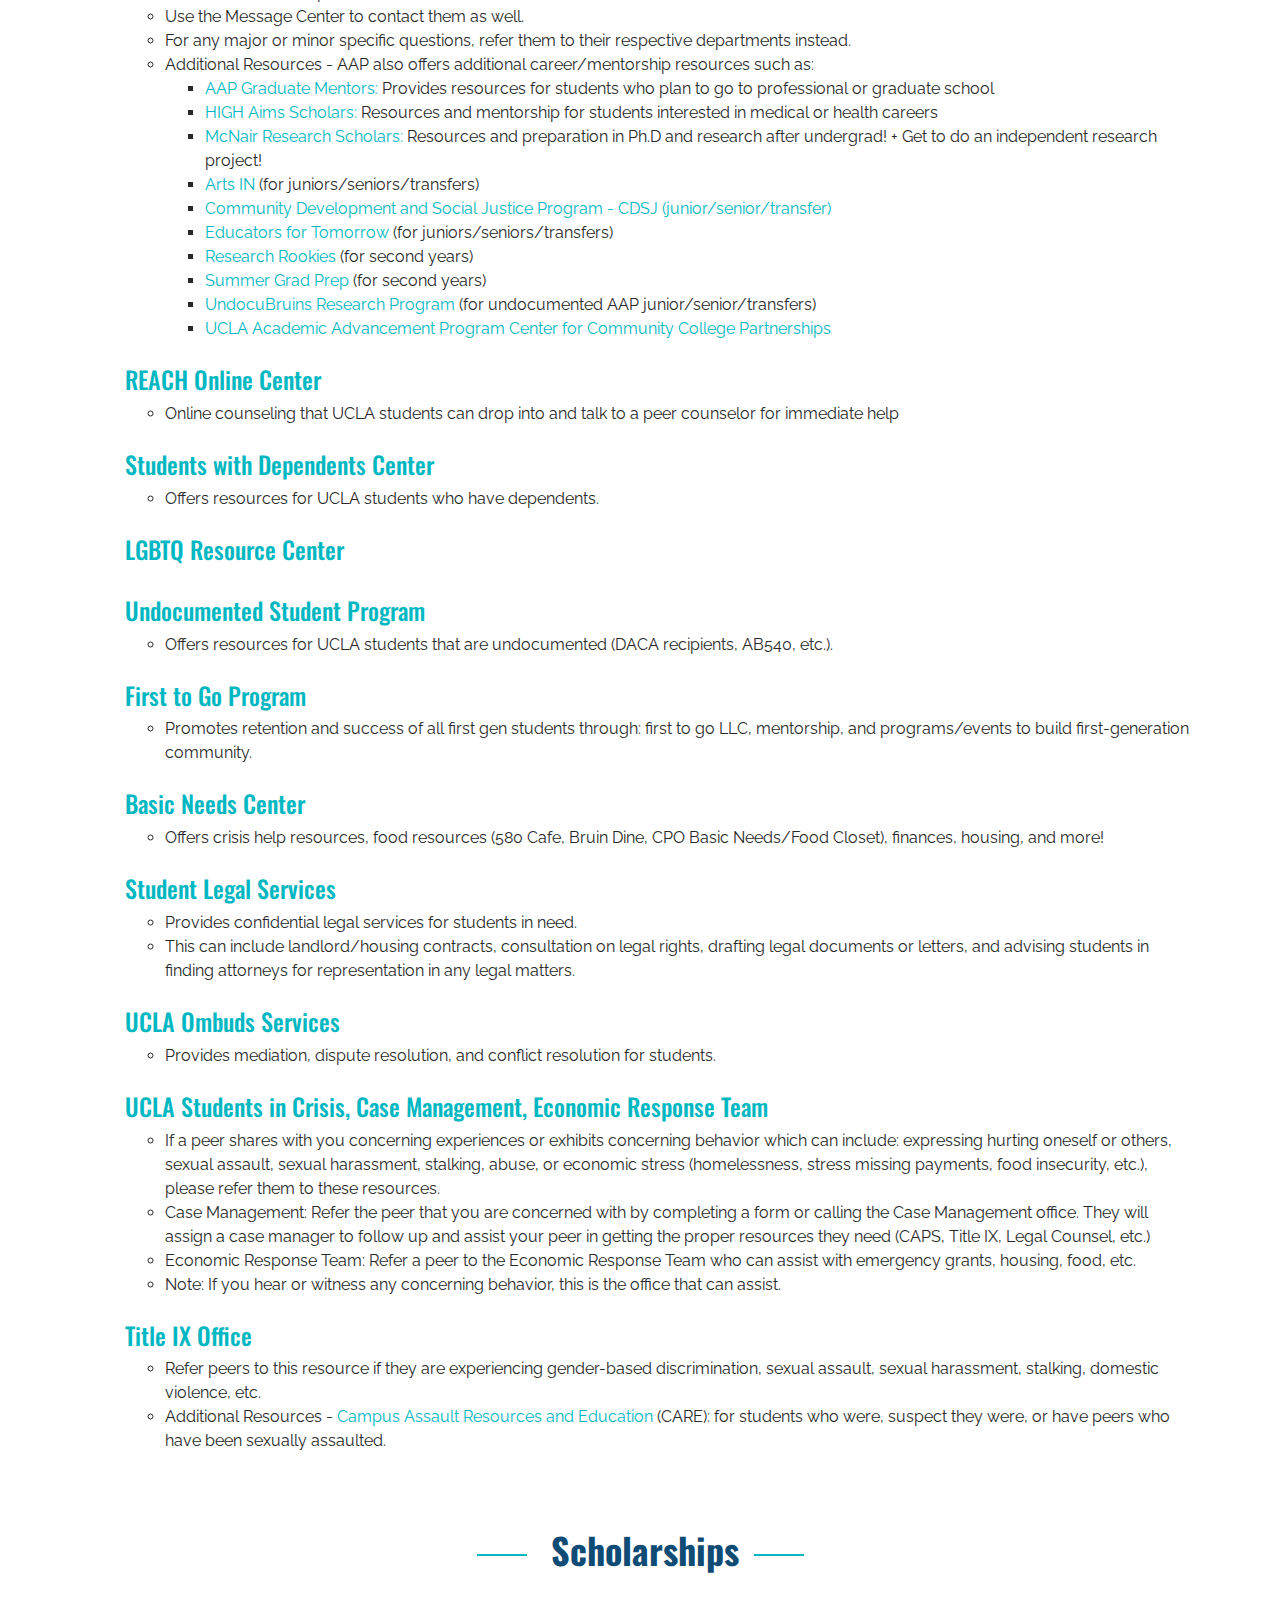
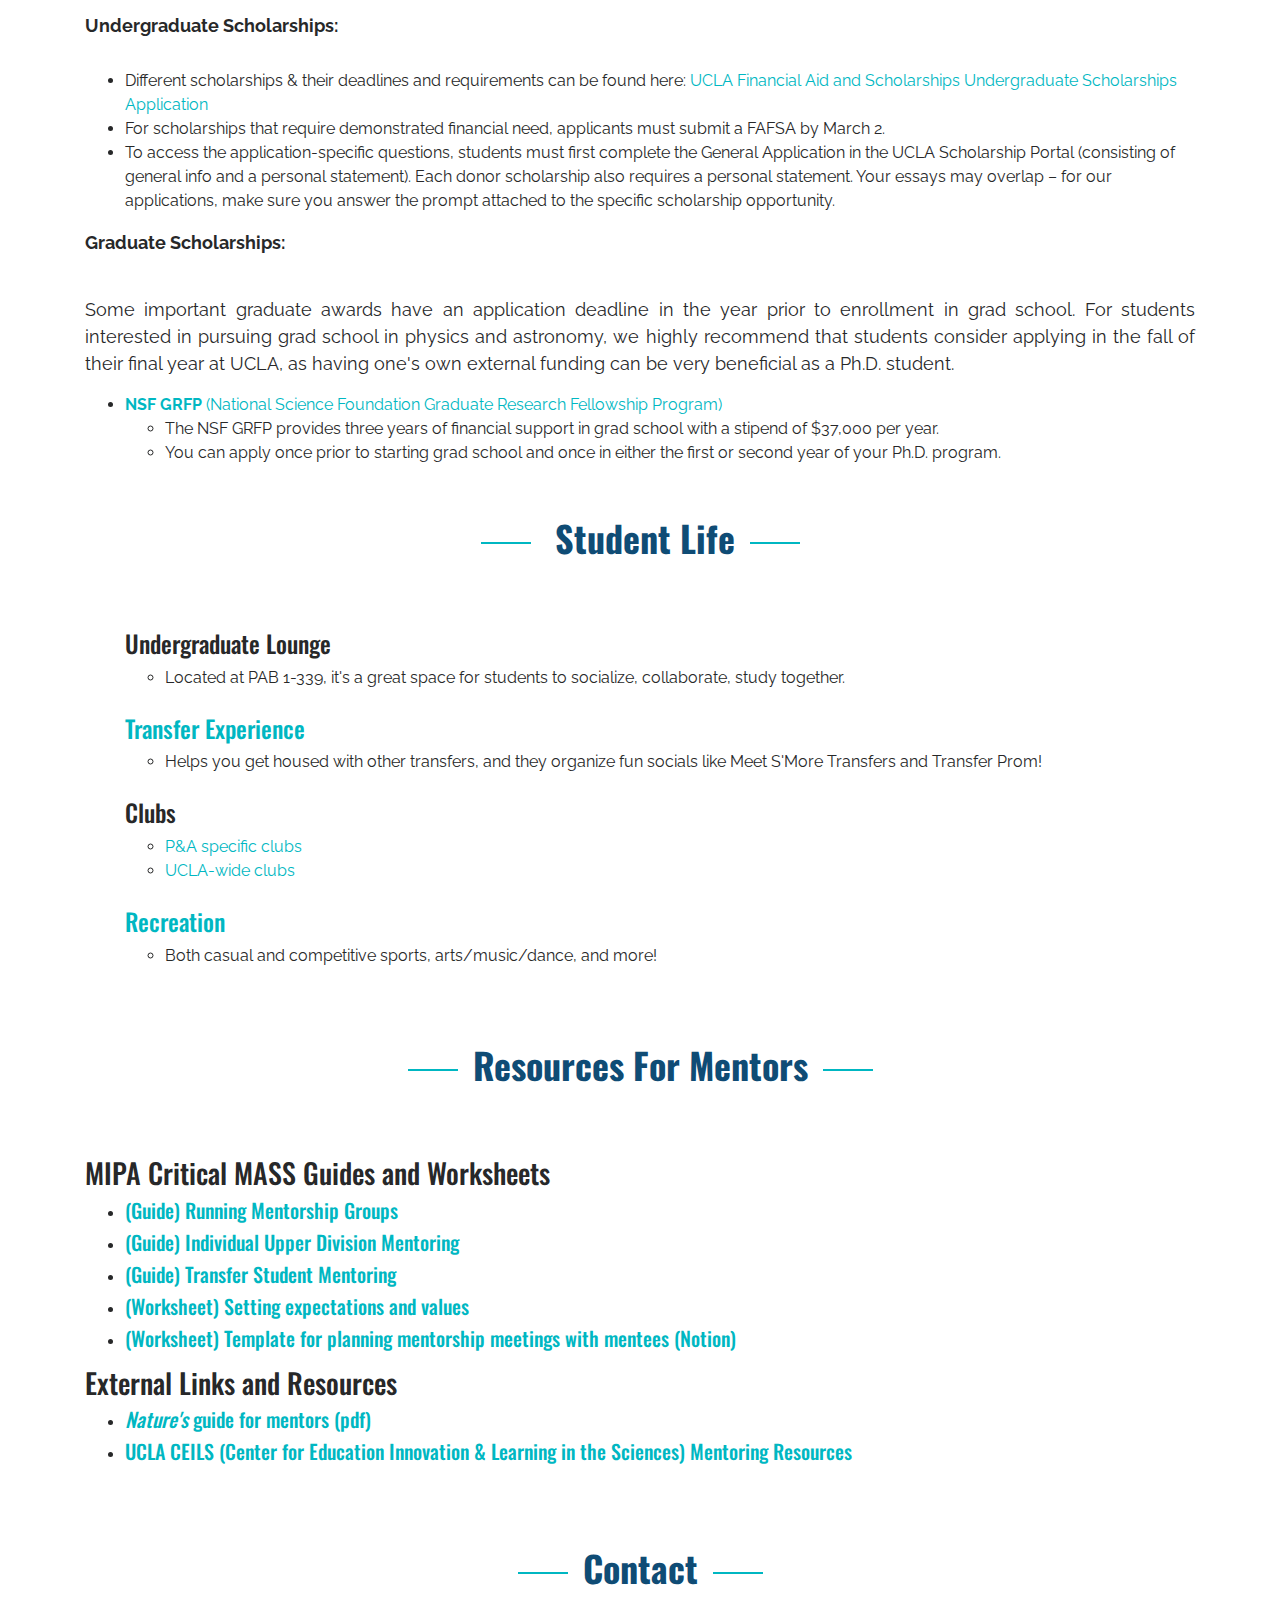
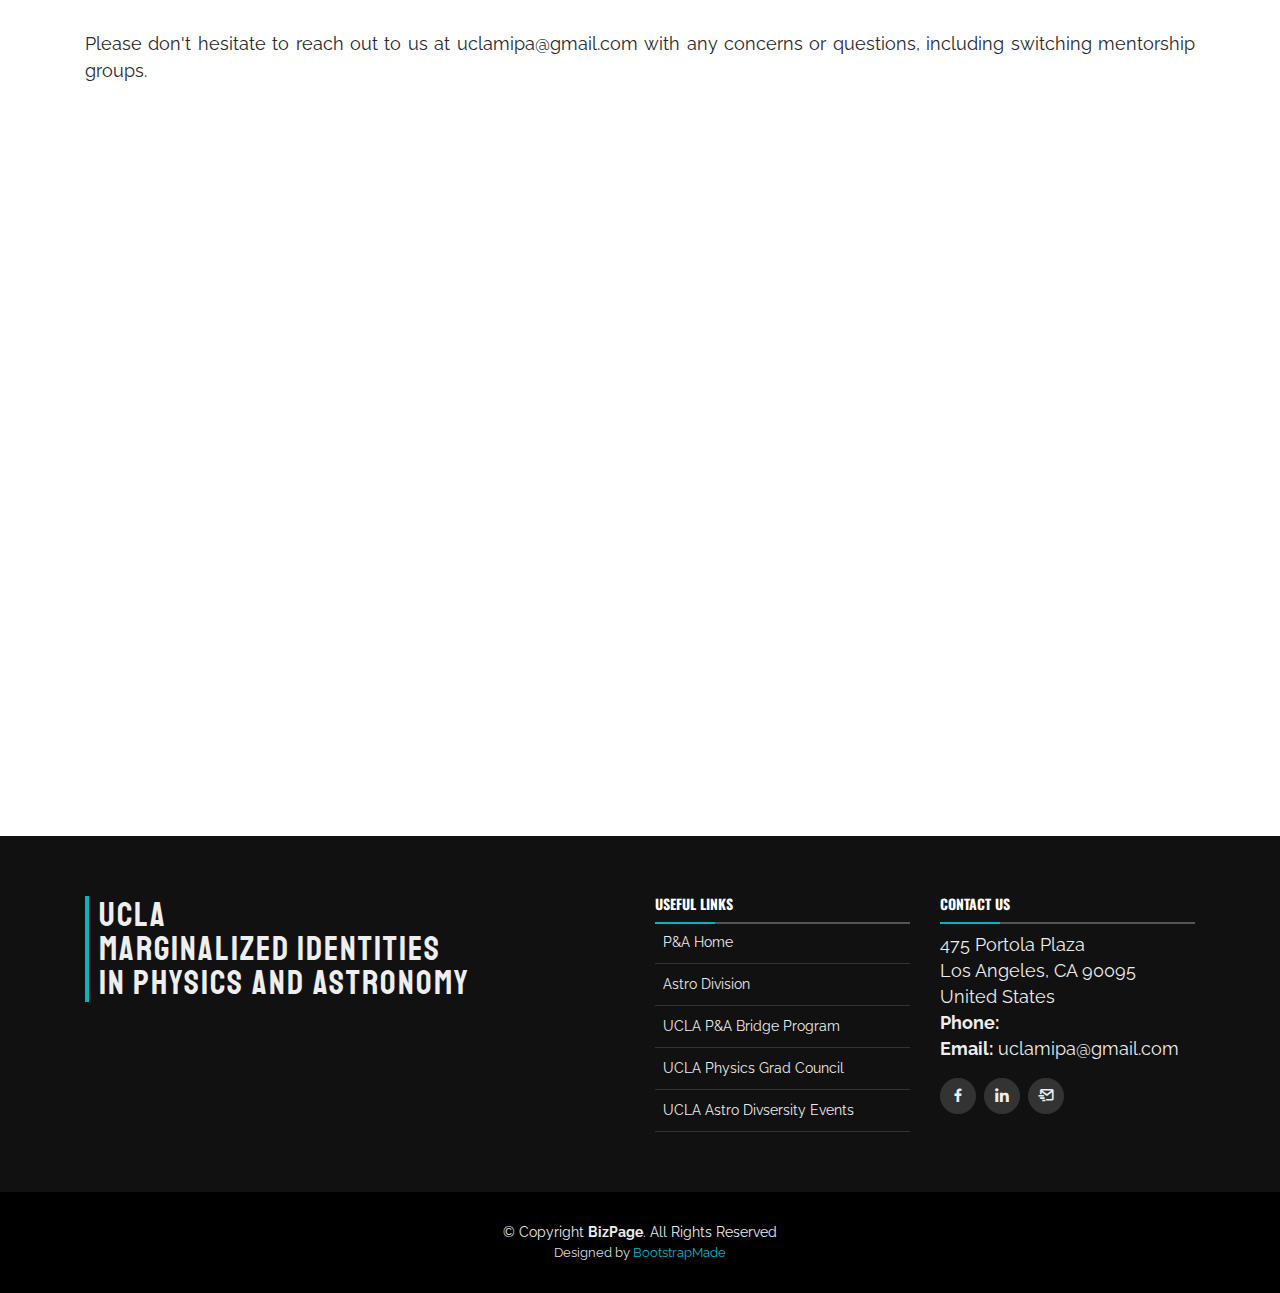
<file: resources.html>
<!DOCTYPE html>
<html lang="en">

<head>
    <meta charset="utf-8">
    <meta content="width=device-width, initial-scale=1.0" name="viewport">

    <title>UCLA Marginalized Identities in Physics &amp; Astronomy</title>
    <meta content="Dedicated to building a more inclusive, accessible, and equitable environment for our graduate students who identify with one or more marginalized groups" name="description">
    <meta content="" name="keywords">

    <!-- Favicons -->
    <link href="assets/img/ucla.jpg" rel="icon">
    <link href="assets/img/ucla.jpg" rel="apple-touch-icon">

    <!-- Google Fonts -->
    <link href="https://fonts.googleapis.com/css?family=Lora:300,300i,400,400i,500,500i,600,600i,700,700i|Staatliches:300,300i,400,400i,500,500i,600,600i,700,700i|Oswald:300,300i,400,400i,500,500i,600,600i,700,700i|IBM+Plex+Sans:300,300i,400,400i,600,600i,700,700i|Raleway:300,300i,400,400i,500,500i,600,600i,700,700i|Poppins:300,300i,400,400i,500,500i,600,600i,700,700i"
        rel="stylesheet">

    <!-- Vendor CSS Files -->
    <link href="assets/vendor/bootstrap/css/bootstrap.min.css" rel="stylesheet">
    <link href="assets/vendor/icofont/icofont.min.css" rel="stylesheet">
    <link href="assets/vendor/boxicons/css/boxicons.min.css" rel="stylesheet">
    <link href="assets/vendor/venobox/venobox.css" rel="stylesheet">
    <link href="assets/vendor/owl.carousel/assets/owl.carousel.min.css" rel="stylesheet">
    <link href="assets/vendor/aos/aos.css" rel="stylesheet">
    <link href="//cdn-images.mailchimp.com/embedcode/classic-10_7.css" rel="stylesheet" type="text/css">

    <!-- Template Main CSS File -->
    <link href="assets/css/style.css" rel="stylesheet">

    <!-- =======================================================
  * Template Name: iProfile - v1.4.0
  * Template URL: https://bootstrapmade.com/iprofile-bootstrap-profile-websites-template/
  * Author: BootstrapMade.com
  * License: https://bootstrapmade.com/license/
  ======================================================== -->
</head>

<body>

    <!-- ======= Mobile nav toggle button ======= -->
    <!-- <button type="button" class="mobile-nav-toggle d-xl-none"><i class="icofont-navigation-menu"></i></button> -->

    <!-- ======= Header ======= -->
    <header id="header" class="fixed-top header-transparent">
        <div class="container-fluid">

            <div class="row justify-content-center">
                <div class="col-xl-11 d-flex align-items-center">
                    <h1 class="logo mr-auto">
                        <a class="text-light d-sm-inline d-md-block d-lg-block" href="index.html">UCLA MIPA</a>
                        <!-- Uncomment below if you prefer to use an image logo -->
                        <!-- <a href="index.html" class="logo mr-auto"><img src="assets/img/logo.png" alt="" class="img-fluid"></a>-->
                        <!-- <br> -->
                        <div class="d-md-block d-lg-block">
                            <!-- <img src="assets/img/profile-img.jpg" alt="" class="img-fluid rounded-circle"> -->
                            <div class="social-links mt-2 text-center">
                                <a href="https://www.facebook.com/groups/899432836783282/
                              " class="facebook" target="_blank"><i class="bx bxl-facebook"></i></a>
                                <a href="#" class="linkedin" target="_blank"><i class="bx bxl-linkedin"></i></a>
                                <a href="mailto:uclamipa@gmail.com" target="_blank" class="email"><i class="bx bx-mail-send"></i></a>
                                <!-- <a href="#" class="slack" target="_blank"><i class="bx bxl-slack"></i></a> -->
                                <!-- <a href="#" class="twitter"><i class="bx bxl-twitter"></i></a>
                                <a href="#" class="instagram"><i class="bx bxl-instagram"></i></a> -->
                            </div>
                        </div>
                    </h1>

                    <nav class="nav-menu d-none d-lg-inline">
                        <ul>
                            <li><a href="index.html#mission"><i class="bx bx-home"></i> Mission</a></li>
                            <li><a href="index.html#join"><i class="bx bx-detail"></i> Join</a></li>
                            <li><a href="index.html#events"><i class="bx bx-calendar"></i> News &amp; Events</a></li>
                            <li class="dropdown">
                                <a href="index.html#mentorship"><i class="bx bx-group"></i> Mentorship</a>
                                <ul class="dropdown-menu">
                                    <li><a href="index.html#mentorship"><i class="bx bx-group"></i> Mentorship Overview</a></li>
                                    <li><a href="resources.html"><i class="bx bx-group"></i> Mentorship Hub</a></li>
                                </ul>
                            </li>                            
                            <li><a href="index.html#resources"><i class="bx bx-book-content"></i> Resources</a></li>
                            <li><a href="index.html#about"><i class="bx bx-user"></i> Leadership</a></li>
                            <li><a href="index.html#contact"><i class="bx bx-envelope"></i> Contact</a></li>
                        </ul>
                    </nav>
                    <!-- .nav-menu -->
                </div>
            </div>

        </div>
    </header>
    <!-- End Header -->

    <!-- ======= Hero Section ======= -->
    <section id="hero" class="d-flex flex-column justify-content-center align-items-center">
        <div class="hero-container" data-aos="fade" data-aos-easing="ease-in-sine" style="justify-content: left;">
            <h2 class="mt-3 mb-n2"><em>UCLA MIPA 2024</em></h2>
            <h1>Mentorship Hub</h1>
            <p>
                Helpful resources and links for mentors and mentees
            </p>
             <!-- <li class="drop-down"><a href="">Drop Down</a> -->
                <ul>
                    <li><h3><a href="#mentoring">Mentoring Program</a></h3></li>
                    <ul>
                        <h3><a href = "#calendar" > >2024-2025 Program Calendar </a></h3>
                    </ul>
                    <li><h3><a href="#department">Departmental Resources</a></h3></li>
                    <li><h3><a href="#campus">Campus Resources</a></h3></li>
                    <li><h3><a href="#scholarships">Scholarships </a></h3></li>
                    <li><h3><a href="#studentlife">Student Life </a></h3></li>
                    <li><h3><a href="#mentors">Resources for Mentors </a></h3></li>
                </ul>
        </div>
    </section>
    <!-- End Hero -->

    <!-- ======= Mentoring Program overview and resources ======= -->
    <section id = "mentoring"class="mentoring">
        <div class ="container" >
            <div class = "section-title">
                <h2> UCLA Critical MASS mentoring program </h2>
                <p> We are a peer mentorship program for undergraduate students in physics and astronomy who identify as being part of a marginalized identity in our fields of study. Our goal is to improve our sense of community, support, and belonging in the physics and astronomy department. We hope that Critical MASS provides a space for students to share difficulties, successes, hopes, and worries about their college experience.
                </p>
            </div>
            <div class = "mentoring">
                <ul>
                    <h4><a href = "criticalmass-guide.html">Critical MASS Program Guide</a></h4>
                    <br>
                <ul>
            </div>
            <div id = "calendar" class="card card-body section-bg">
                <h3>2024-2025 Program Calendar</h3>
                <hr>
                <table class="unstyledTable">
                <thead>
                <tr>
                <th>Event</th>
                <th>Logistics</th>
                <th>Event Information</th>
                <th>Attendees</th>
                </tr>
                </thead>
                <tbody>
                <tr>
                <td><b>Mentorship Groups Released</b></td><td> <b>October 14th</b></td><td> Mentors and mentees will receive an email containing the contact information of their mentorship groups. </td> <td> N/A</td></tr>
                <tr>
                <tr>
                <td><b>Mentorship Training</b></td><td> <b>October 14th, 1pm, Knudsen 6-107</b></td><td> Training for mentors hosted by Prof. Smadar Naoz. Snacks will be provided! <br>Mentors are required to attend this training to participate in the mentorship program; please reach out to the program coordinators if you are not available. </td> <td> Graduate student mentors (required)<br> Upper division undergraduate mentors (required) </td></tr>
                <tr>
                <td> <b> Fall Quarter Mentorship Social </b></td><td><b>October 24th, 5pm, PAB 3rd floor patio</b></td><td>Come meet your mentor/ mentees as well as other program participants! Snacks will be provided. </td><td>Everyone (optional)</td></tr>
                <tr>
                <td><b> Winter Quarter Mentorship Social</b></td><td>date and time TBD</td><td> </td><td>Everyone (optional)</td></tr>
                <tr>
                <td><b> Spring Quarter Mentorship Social</b></td><td>date and time TBD</td><td></td><td>Everyone (optional) </td></tr>
                </tbody>
                </tr>
                </table>
                <br>
                <p> Reminder: all mentors are required to attend the mentorship training and expected to attend one mentoring social per term. Once mentorship groups are released, graduate mentors are responsible for coordinating a meeting with their mentorship group at least once a month, as well as a 1:1 meeting with their upper division mentee every month. </p>
            </div>

        </div>
    </section>


    <!-- ======= Departmental Resources ======= -->
    <section id = "department"class="mentorship">
        <div class ="container" >
            <div class = "section-title">
                <h2> Department Level Support</h2>
                <p> Resources for undergrads in the physics and astronomy department.
                </p>
            </div>
            <div class="program-details">
                <ul>
                    <h4>Mary Tran (Undergraduate Student Services Advisor)</h4>
                    <ul>
                    <li>PAB 1-707A  </li>
                    <li>mtran@physics.ucla.edu</li>
                    <li>General concerns (e.g. falling behind in classes, want to check if on track for graduation, etc.)  </li></ul>

                    <br>
                    <h4>Amanda Glover (Undergraduate Student Services Advisor)</h4>
                    <ul><li>PAB 1-707D  </li>
                    <li>aglover@physics.ucla.edu</li>
                    <li>Administrative/logistical concerns (e.g. enrollment)   </li></ul>

                    <br>
                    <h4>Tutoring Center</h4>
                    <ul><li>A <a href="https://ucla.zoom.us/j/98996403554">Zoom meeting room</a> where you can get help with class materials. You can drop in any time that a TA is present, even if they are not the TA for your class.  </li></ul>

                    <br>
                    
                </ul>
            </div>
        </div>
    </section>

    <!-- ======= Campus Resources ======= -->
    <section id = "campus"class="mission">
        <div class ="container" >
            <div class = "section-title">
                <h2> Campus Level Support</h2>
                <p> Links to campus centers and resources. Special thanks to Society of Physics Students (SPS) and Vikram Seenivasan for helping us with this updated list! 
                </p>
            </div>
            <div class="campus-resources">
                <ul>
                    <h4><a href="https://counseling.ucla.edu/">Counseling and Psychological Services</a> (CAPS) </h4>
                    <br>
                    <h4><a href="https://risecenter.ucla.edu/">Resilience In Your Student Experience Center</a> (RISE): Extension of CAPS  </h4>
                    <br>
                    <h4><a href="https://cpo.ucla.edu/">Community Programs Office</a> (CPO) </h4>
                    <ul>
                    <li> UCLA&#39;s cross cultural center, provides services such as the <a href="https://cpo.ucla.edu/our-work/writing-success-program/">Writing</a>/<a href="https://cpo.ucla.edu/our-work/math-success-program/">Math</a> Success Program, <a href="https://cpo.ucla.edu/our-work/computer-lab-test-bank/">Computer Lab and Test Bank</a>, <a href="https://cpo.ucla.edu/our-work/basic-needs/">Food Closet</a>, and more!  </li></li></ul>
                    <br>
                    <h4><a href="https://transfers.ucla.edu/">Transfer Student Center</a>  </h4>
                    <br>
                    <h4><a href="https://cae.ucla.edu/">Center for Accessible Education</a> (CAE)</h4>
                    <ul>
                    <li>The CAE assists students that have a disability that interferes with their learning and/or need accommodations.</li></ul>
                    <br>
                    <h4> <a href="https://www.library.ucla.edu/help/services-resources/equipment-lending/">Equipment Lending</a></h4>
                    <ul>
                    <li> If you need to borrow a laptop, iPad, etc. for classes, you can lend them out from the library on a year-to-year-basis.</li></ul>
                    <br>
                    <h4><a href="https://www.aap.ucla.edu/units/aap-college-counseling/">Academic Advancement Program (AAP) College Counseling</a>  </h4>
                    <ul>
                        <li>Direct peers here for official counseling from AAP Counselors, peer counseling, DARS questions, college requirement questions, general major/minor questions, petitions submissions, etc.
                        </li>
                        <li>In-Person: 1205 Campbell Hall</li>
                        <li>Use the Message Center to contact them as well.</li>
                        <li>For any major or minor specific questions, refer them to their respective departments instead.</li>
                        <li>Additional Resources - AAP also offers additional career/mentorship resources such as:</li>
                        <ul>
                            <li><a href = "https://www.aap.ucla.edu/units/gps-exploration-services/" >AAP Graduate Mentors:</a> Provides resources for students who plan to go to professional or graduate school
                            </li>
                            <li>
                                <a href = "https://www.aap.ucla.edu/programs/high-aims/">HIGH Aims Scholars:</a> Resources and mentorship for students interested in medical or health careers
                            </li>
                            <li>
                                <a href = "https://www.aap.ucla.edu/programs/mcnair-research-scholars/">McNair Research Scholars: </a>Resources and preparation in Ph.D and research after undergrad! + Get to do an independent research project!
                            </li>
                            <li>
                                <a href = "https://www.aap.ucla.edu/programs/arts-in/"> Arts IN</a> (for juniors/seniors/transfers)
                            </li>
                            <li>
                                <a href = "https://www.aap.ucla.edu/programs/community-development-and-social-justice-cdsj/#apply">Community Development and Social Justice Program  - CDSJ (junior/senior/transfer)</a> 
                            </li>                            
                            <li>
                                <a href = "https://www.aap.ucla.edu/programs/educators-for-tomorrow/#apply"> Educators for Tomorrow </a> (for juniors/seniors/transfers)
                            </li>
                            <li>
                                <a href = "https://www.aap.ucla.edu/programs/research-rookies/#apply"> Research Rookies </a> (for second years)
                            </li>
                            <li>
                                <a href = "https://www.aap.ucla.edu/programs/grad-prep-course/"> Summer Grad Prep </a> (for second years)
                            </li>
                            <li>
                                <a href = "https://www.aap.ucla.edu/programs/undocubruins/"> UndocuBruins Research Program </a> (for undocumented AAP junior/senior/transfers)
                            </li>
                            <li>
                                <a href = "https://www.aap.ucla.edu/units/cccp/#tab-id-22">UCLA Academic Advancement Program Center for Community College Partnerships </a>
                            </li>
                                                </ul>
                    </ul>
                    <br>
                    <h4><a href="https://caac.ucla.edu/reach-virtual-drop-in/">REACH Online Center</a>  </h4>
                    <ul>
                        <li>Online counseling that UCLA students can drop into and talk to a peer counselor for immediate help
                        </li>
                    </ul>
                    <br>
                    <h4><a href="https://swd.ucla.edu/">Students with Dependents Center</a>  </h4>
                    <ul>
                        <li>Offers resources for UCLA students who have dependents.
                        </li>
                    </ul>
                    <br>
                    <h4><a href="https://lgbtq.ucla.edu/"> LGBTQ Resource Center</a>  </h4>
                    <br>
                    <h4><a href="https://usp.ucla.edu">Undocumented Student Program</a>  </h4>
                    <ul>
                        <li>Offers resources for UCLA students that are undocumented (DACA recipients, AB540, etc.).
                        </li>
                    </ul>
                    <br>
                    <h4><a href="https://firsttogo.ucla.edu/">First to Go Program</a>  </h4>
                    <ul>
                        <li>Promotes retention and success of all first gen students through: first to go LLC, mentorship, and programs/events to build first-generation community.
                        </li>
                    </ul>
                    <br>
                    <h4><a href="https://basicneeds.ucla.edu/">Basic Needs Center</a>  </h4>
                    <ul>
                        <li>Offers crisis help resources, food resources (580 Cafe, Bruin Dine, CPO Basic Needs/Food Closet), finances, housing, and more!
                        </li>
                    </ul>
                    <br>
                    <h4><a href="https://studentlegal.ucla.edu/">Student Legal Services</a>  </h4>
                    <ul>
                        <li>Provides confidential legal services for students in need.
                        </li>
                        <li>
                            This can include landlord/housing contracts, consultation on legal rights, drafting legal documents or letters, and advising students in finding attorneys for representation in any legal matters.
                        </li>
                    </ul>
                    <br>
                    <h4><a href="https://www.ombuds.ucla.edu/">UCLA Ombuds Services</a>  </h4>
                    <ul>
                        <li>Provides mediation, dispute resolution, and conflict resolution for students.
                        </li>
                    </ul>
                    <br>
                    <h4><a href="https://studentincrisis.ucla.edu/">UCLA Students in Crisis, Case Management, Economic Response Team</a>  </h4>
                    <ul>
                        <li>If a peer shares with you concerning experiences or exhibits concerning behavior which can include: expressing hurting oneself or others, sexual assault, sexual harassment, stalking, abuse, or economic stress (homelessness, stress missing payments, food insecurity, etc.), please refer them to these resources.
                        </li>
                        <li>
                            Case Management: Refer the peer that you are concerned with by completing a form or calling the Case Management office. They will assign a case manager to follow up and assist your peer in getting the proper resources they need (CAPS, Title IX, Legal Counsel, etc.)
                        </li>
                        <li>
                            Economic Response Team: Refer a peer to the Economic Response Team who can assist with emergency grants, housing, food, etc. 
                        </li>
                        <li>
                            Note: If you hear or witness any concerning behavior, this is the office that can assist.
                        </li>
                    </ul>
                    <br>
                    <h4><a href="https://sexualharassment.ucla.edu/">Title IX Office</a>  </h4>
                    <ul>
                        <li>Refer peers to this resource if they are experiencing gender-based discrimination, sexual assault, sexual harassment, stalking, domestic violence, etc.
                        </li>
                        <li>Additional Resources - <a href = "https://careprogram.ucla.edu/">Campus Assault Resources and Education</a> (CARE): for students who were, suspect they were, or have peers who have been sexually assaulted.
                        </li>
                    </ul>
                    <br>
                </ul>
            </div>
        </div>
    </section>

    <!-- ======= Scholarships ======= -->
    <section id = "scholarships"class="mission">
        <div class ="container" >
            <div class = "section-title">
                <h2> Scholarships</h2>
                <p> <b>Undergraduate Scholarships:</b>
                </p>
            </div>
            <div class = "scholarships">
                <ul>
                    <li>Different scholarships &amp; their deadlines and requirements can be found here: <a href="https://ucla.academicworks.com/">UCLA Financial Aid and Scholarships Undergraduate Scholarships Application</a>  </li>
                    <li>For scholarships that require demonstrated financial need, applicants must submit a FAFSA by March 2.  </li>
                    <li>To access the application-specific questions, students must first complete the General Application in the UCLA Scholarship Portal (consisting of general info and a personal statement). Each donor scholarship also requires a personal statement. Your essays may overlap – for our applications, make sure you answer the prompt attached to the specific scholarship opportunity.</li>
                    </ul>

            </div>
            <div>
                <p> <b>Graduate Scholarships: </b></p>
            <br>
                <p>Some important graduate awards have an application deadline in the year prior to enrollment in grad school. 
                    For students interested in pursuing grad school in physics and astronomy, we highly recommend that students consider applying in the fall of their final year at UCLA, as having one's own external funding can be very beneficial as a Ph.D. student. 
                </p>

            </div>
            <div>
                <ul> 
                    <li><a href = "https://www.nsfgrfp.org" ><b>NSF GRFP</b> (National Science Foundation Graduate Research Fellowship Program) </a>
                        <ul>
                            <li>The NSF GRFP provides three years of financial support in grad school with a stipend of $37,000 per year. </li>
                            <li>You can apply once prior to starting grad school and once in either the first or second year of your Ph.D. program. </li>
                    </ul>
                    </li>
                </ul>
            </div>

        </div>
    </section>

    <!-- ======= Student Life ======= -->
    <section id = "studentlife"class="mission">
        <div class ="container" >
            <div class = "section-title">
                <h2> Student Life</h2>
                <p> 
                </p>
            </div>
            <div class = student-life>
                <ul>
                <h4>Undergraduate Lounge</h4>
                <ul>
                <li>Located at PAB 1-339, it&#39;s a great space for students to socialize, collaborate, study together.  </li></ul>
                <br>
                <h4><a href="https://reslife.ucla.edu/living-learning/transfer-experience">Transfer Experience</a></h4>
                <ul>
                <li>Helps you get housed with other transfers, and they organize fun socials like Meet S&#39;More Transfers and Transfer Prom!</li></ul>

                <br>
                <h4>Clubs</h4>
                <ul>
                <li><a href="https://www.pa.ucla.edu/clubs.html">P&amp;A specific clubs</a></li>
                <li> <a href="https://www.ucla.edu/campus-life/clubs-organizations-and-recreation"> UCLA-wide clubs</a>  </li></ul>
                <br>
                <h4><a href="https://recreation.ucla.edu/rec-programs">Recreation</a></h4>
                <ul>
                <li> Both casual and competitive sports, arts/music/dance, and more!</li>
                </ul>
                <br>
                </ul>
            </div>
        </div>
    </section>

    <!-- ======= For Mentors ======= -->
    <section id = "mentors" class = "mission">
        <div class = "container">
            <div class = "section-title">
                <h2>Resources for Mentors</h2>
            </div>
            <div class = "mentoring">
                <h3>MIPA Critical MASS Guides and Worksheets</h3>
                <ul>
                     
                    <li><h5> <a href = "https://docs.google.com/document/d/1yF0lMYxwTbaVTWtxPUyJhkV2V85L9CtiuJYTNtIAJyA/edit?usp=sharing"> (Guide) Running Mentorship Groups</a></h5></li>
                    <li><h5> <a href = "https://docs.google.com/document/d/1T9ZfQ6fM5qT5slNNdRMEa_-bFjXEvdsCwCwLq6mgigU/edit?usp=sharing">(Guide) Individual Upper Division Mentoring</a></h5></li>
                    <li><h5> <a href = "https://docs.google.com/document/d/1mLMFSlSaQcaCP1EUA-qSqCDCfLcLEyr5JbP7Nthlv8k/edit?usp=sharing">(Guide) Transfer Student Mentoring</a></h5></li>
                    <li><h5> <a href = "https://docs.google.com/document/d/1ZBQyD92GSE6O2fgm4aOfezEPKk-WwZxdewc8iw4HcyI/edit?usp=share_link">(Worksheet) Setting expectations and values</a></h5></li>
                    <li><h5> <a href= "https://astroclaire.notion.site/Mentorship-Planning-Template-5272db8f1429453b96ed04a04d72ffe2?pvs=4">(Worksheet) Template for planning mentorship meetings with mentees (Notion)</a></h5></li>
                </ul>
                <h3>External Links and Resources</h3>
                <ul>
                    <li><h5> <a href= "docs/447791a.pdf"><i>Nature's</i> guide for mentors (pdf)</a></h5></li>
                    <li><h5> <a href= "https://ceils.ucla.edu/teaching-toolkit/mentoring-resources/">UCLA CEILS (Center for Education Innovation &amp Learning in the Sciences) Mentoring Resources</a></h5></li>
                    <br>
                    <h4> </h4>
                </ul>
            </div>
            
        </div>
    </section>
    
    <!-- ======= Contact Section ======= -->
    <section id="contact" class="contact">
        <div class="container">

            <div class="section-title">
                <h2>Contact</h2>
                <p>Please don't hesitate to reach out to us at uclamipa@gmail.com with any concerns or questions, including switching mentorship groups.  </p>
            </div>

            <div class="row" data-aos="fade">

                <div class="col-lg-5 d-flex align-items-stretch">
                    <div class="info">
                        <div class="address">
                            <i class="icofont-google-map"></i>
                            <h4>Location:</h4>
                            <p>475 Portola Plaza, Los Angeles, CA 90095</p>
                        </div>

                        <div class="email">
                            <i class="icofont-envelope"></i>
                            <h4>Email:</h4>
                            <p>uclamipa@gmail.com</p>
                        </div>

                        <iframe src="https://www.google.com/maps/embed?pb=!1m18!1m12!1m3!1d3304.949194254037!2d-118.44397674977267!3d34.07081662410438!2m3!1f0!2f0!3f0!3m2!1i1024!2i768!4f13.1!3m3!1m2!1s0x80c2bc886818c4ef%3A0x22d9f00383ef4320!2sUCLA%20Physics%20and%20Astronomy%20Building!5e0!3m2!1sen!2sus!4v1596684493860!5m2!1sen!2sus"
                            frameborder="0" style="border:0; width: 100%; height: 290px;" allowfullscreen></iframe>
                    </div>

                </div>

                <div class="col-lg-7 mt-5 mt-lg-0 d-flex align-items-stretch">
                    <form action="forms/contact.php" method="post" role="form" class="php-email-form">
                        <div class="form-row">
                            <div class="form-group col-md-6">
                                <label for="name">Your Name</label>
                                <input type="text" name="name" class="form-control" id="name" data-rule="minlen:4" data-msg="Please enter at least 4 chars" />
                                <div class="validate"></div>
                            </div>
                            <div class="form-group col-md-6">
                                <label for="name">Your Email</label>
                                <input type="email" class="form-control" name="email" id="email" data-rule="email" data-msg="Please enter a valid email" />
                                <div class="validate"></div>
                            </div>
                        </div>
                        <div class="form-group">
                            <label for="name">Subject</label>
                            <input type="text" class="form-control" name="subject" id="subject" data-rule="minlen:4" data-msg="Please enter at least 8 chars of subject" />
                            <div class="validate"></div>
                        </div>
                        <div class="form-group">
                            <label for="name">Message</label>
                            <textarea class="form-control" name="message" rows="10" data-rule="required" data-msg="Please write something for us"></textarea>
                            <div class="validate"></div>
                        </div>
                        <div class="mb-3">
                            <div class="loading">Loading</div>
                            <div class="error-message"></div>
                            <div class="sent-message">Your message has been sent. Thank you!</div>
                        </div>
                        <div class="text-center"><button type="submit">Send Message</button></div>
                    </form>
                </div>

            </div>

        </div>
    </section>

    <!-- ======= Footer ======= -->
    <footer id="footer">
        <div class="footer-top">
            <div class="container">
                <div class="row">

                    <div class="col-lg-6 col-md-8 footer-info">
                        <h3>UCLA <br> Marginalized Identities <br> in Physics and Astronomy</h3>
                    </div>

                    <div class="col-lg-3 col-md-7 footer-links">
                        <h4>Useful Links</h4>
                        <ul>
                            <li><i class="ion-ios-arrow-right"></i> <a href="https://www.pa.ucla.edu/">P&A Home</a></li>
                            <li><i class="ion-ios-arrow-right"></i> <a href="http://www.astro.ucla.edu/">Astro Division</a></li>
                            <li><i class="ion-ios-arrow-right"></i> <a href="https://www.pa.ucla.edu/phd-physics-bridge-program.html">UCLA P&A Bridge Program</a></li>
                            <li><i class="ion-ios-arrow-right"></i> <a href="https://www.pa.ucla.edu/physics-graduate-council.html">UCLA Physics Grad Council</a></li>
                            <li><i class="ion-ios-arrow-right"></i> <a href="http://www.astro.ucla.edu/content/astronomy-division-diversity-resources">UCLA Astro Divsersity Events</a></li>
                        </ul>
                    </div>

                    <div class="col-lg-3 col-md-7 footer-contact">
                        <h4>Contact Us</h4>
                        <p>
                            475 Portola Plaza <br> Los Angeles, CA 90095<br> United States <br>
                            <strong>Phone:</strong> <br>
                            <strong>Email:</strong> uclamipa@gmail.com<br>
                        </p>

                        <div class="social-links">
                            <!-- <a href="#" target="_blank" class="slack"><i class="bx bxl-slack"></i></a> -->
                            <a href="https://www.facebook.com/groups/899432836783282/" target="_blank" class="facebook"><i class="bx bxl-facebook"></i></a>
                            <!-- <a href="#" class="instagram"><i class="fa fa-instagram"></i></a> -->
                            <!-- <a href="#" class="google-plus"><i class="fa fa-google-plus"></i></a> -->
                            <a href="#" target="_blank" class="linkedin"><i class="bx bxl-linkedin"></i></a>
                            <a href="mailto:uclamipa@gmail.com" target="_blank" class="email"><i class="bx bx-mail-send"></i></a>

                        </div>

                    </div>
                    <!-- 
                    <div class="col-lg-3 col-md-6 footer-newsletter">
                        <h4>Our Newsletter</h4>
                        <p>Tamen quem nulla quae legam multos aute sint culpa legam noster magna veniam enim veniam illum dolore legam minim quorum culpa amet magna export quem marada parida nodela caramase seza.</p>
                        <form action="" method="post">
                            <input type="email" name="email"><input type="submit" value="Subscribe">
                        </form>
                    </div> -->

                </div>
            </div>
        </div>

        <div class="container">
            <div class="copyright">
                &copy; Copyright <strong>BizPage</strong>. All Rights Reserved
            </div>
            <div class="credits">
                <!--
        All the links in the footer should remain intact.
        You can delete the links only if you purchased the pro version.
        Licensing information: https://bootstrapmade.com/license/
        Purchase the pro version with working PHP/AJAX contact form: https://bootstrapmade.com/buy/?theme=BizPage
      -->
                Designed by <a href="https://bootstrapmade.com/">BootstrapMade</a>
            </div>
        </div>
    </footer>
    <!-- End Footer -->

    <a href="#" class="back-to-top"><i class="icofont-simple-up"></i></a>

    <!-- Vendor JS Files -->
    <script src="assets/vendor/jquery/jquery.min.js"></script>
    <script src="assets/vendor/bootstrap/js/bootstrap.bundle.min.js"></script>
    <script src="assets/vendor/jquery.easing/jquery.easing.min.js"></script>
    <script src="assets/vendor/php-email-form/validate.js"></script>
    <script src="assets/vendor/waypoints/jquery.waypoints.min.js"></script>
    <script src="assets/vendor/counterup/counterup.min.js"></script>
    <script src="assets/vendor/isotope-layout/isotope.pkgd.min.js"></script>
    <script src="assets/vendor/venobox/venobox.min.js"></script>
    <script src="assets/vendor/owl.carousel/owl.carousel.min.js"></script>
    <script src="assets/vendor/typed.js/typed.min.js"></script>
    <script src="assets/vendor/aos/aos.js"></script>

    <!-- Loxi Calendar -->
    <script async src="https://mipa.loxi.io/embed/client.js"></script>

    <!-- Template Main JS File -->
    <script src="assets/js/main.js"></script>

</body>

</html>
</file>
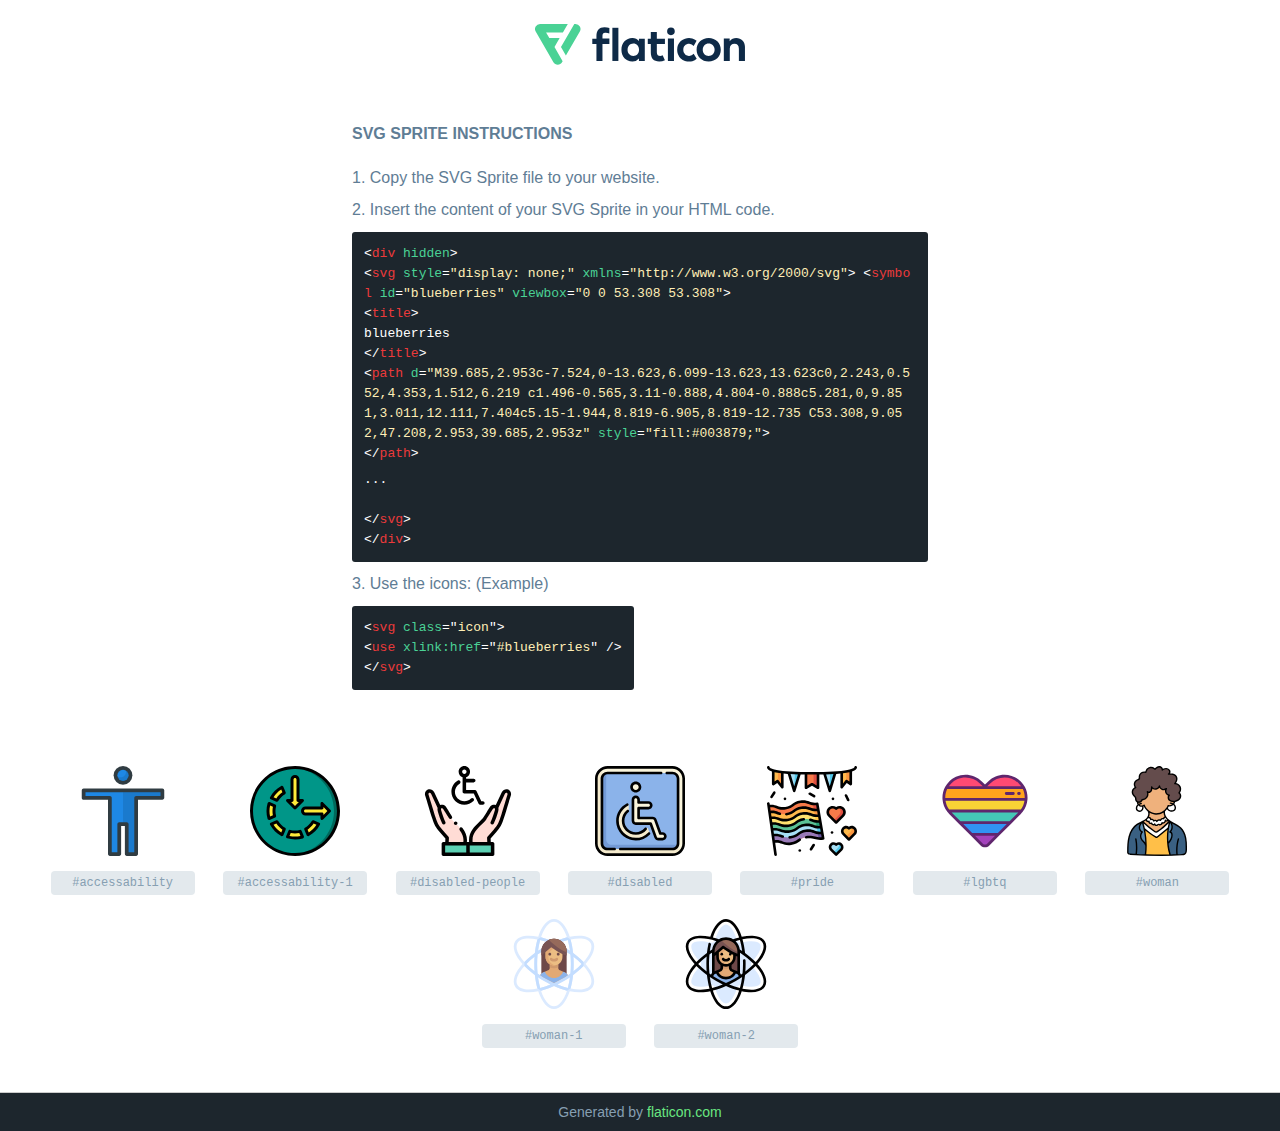
<file: assets/img/icons/Mycollection-SVG-Sprites-Demo.html>
<!DOCTYPE html>
<!--
Flaticon SVG Sprite: MycollectionCreation date: 06/08/2020 18:50-->
<html>
<!DOCTYPE html>
<html>
<head>
    <title>Flaticon SVG Sprite</title>
    <meta charset="UTF-8">
    <style>
        html, body, div, span, applet, object, iframe,
        h1, h2, h3, h4, h5, h6, p, blockquote, pre,
        a, abbr, acronym, address, big, cite, code,
        del, dfn, em, img, ins, kbd, q, s, samp,
        small, strike, strong, sub, sup, tt, var,
        b, u, i, center,
        dl, dt, dd, ol, ul, li,
        fieldset, form, label, legend,
        table, caption, tbody, tfoot, thead, tr, th, td,
        article, aside, canvas, details, embed,
        figure, figcaption, footer, header, hgroup,
        menu, nav, output, ruby, section, summary,
        time, mark, audio, video {
            margin: 0;
            padding: 0;
            border: 0;
            font-size: 100%;
            font: inherit;
            vertical-align: baseline;
        }
        /* HTML5 display-role reset for older browsers */
        article, aside, details, figcaption, figure,
        footer, header, hgroup, menu, nav, section {
            display: block;
        }
        body {
            line-height: 1;
        }
        ol, ul {
            list-style: none;
        }
        blockquote, q {
            quotes: none;
        }
        blockquote:before, blockquote:after,
        q:before, q:after {
            content: '';
            content: none;
        }
        table {
            border-collapse: collapse;
            border-spacing: 0;
        }
        body {
            font-family: Helvetica, Arial, sans-serif;
            font-size: 16px;
            color: #5f7d95;
        }
        a {
            color: #69E781;
            font-weight: bold;
            text-decoration: none;
        }
        * {
            -moz-box-sizing: border-box;
            -webkit-box-sizing: border-box;
            box-sizing: border-box;
            margin: 0;
            padding: 0;
        }
        .glyph svg.icon {
            width: 90px;
            height: 90px;

            margin-bottom: 12px;
        }
        .wrapper {
            max-width: 600px;
            margin: auto;
            padding: 0 12px;
        }
        .title {
            margin-bottom: 24px;
            text-transform: uppercase;
            font-weight: bold;
        }
        header {
            text-align: center;
            padding: 24px;
        }
        header .logo {
            width: 210px;
            height: auto;
            border: none;
            display: inline-block;
        }
        header strong {
            font-size: 28px;
            font-weight: 500;
            vertical-align: middle;
        }
        .demo {
            margin: 2em auto;
            line-height: 1.25em;
        }
        .demo ul li {
            margin-bottom: 12px;
        }
        .demo ul li code {
            background-color: #1D262D;
            border-radius: 3px;
            padding: 12px;
            display: inline-block;
            color: #fff;
            font-family: Consolas,Monaco,Lucida Console,Liberation Mono,DejaVu Sans Mono,Bitstream Vera Sans Mono,Courier New, monospace;
            font-weight: lighter;
            margin-top: 12px;
            font-size: 13px;
            word-break: break-all;
        }
        .demo ul li code .red {
            color: #EC3A3B;
        }
        .demo ul li code .green {
            color: #4AD295;
        }
        .demo ul li code .yellow {
            color: #FFEEB6;
        }
        .demo ul li code .blue {
            color: #2C8CF4;
        }
        .demo ul li code .purple {
            color: #4949E7;
        }
        .demo ul li code .dots {
            margin-top: 0.5em;
            display: block;
        }
        #glyphs {
            border-bottom: 1px solid #ccc;
            padding: 2em 0;
            text-align: center;
        }
        .glyph {
            display: inline-block;
            width: 9em;
            margin: 12px;
            text-align: center;
            vertical-align: top;
            background: #FFF;
        }
        .glyph .glyph-icon {
            padding: 10px;
            display: block;
            font-family:"Flaticon";
            font-size: 64px;
            line-height: 1;
        }
        .glyph .glyph-icon:before {
            font-size: 64px;
            color: #1D262D;
            margin-left: 0;
        }
        .class-name {
            font-size: 0.75em;
            background-color: #E3E9ED;
            color: #fff;
            border-radius: 4px;
            padding: 0.5em;
            color: #869FB2;
            font-family: Consolas,Monaco,Lucida Console,Liberation Mono,DejaVu Sans Mono,Bitstream Vera Sans Mono,Courier New, monospace;
        }
        .author-name {
            font-size: 0.6em;
            background-color: #fcfcfd;
            border: 1px solid #DEDEE4;
            border-top: 0;
            border-radius: 0 0 4px 4px;
            padding: 0.5em;
        }
        .attribution .title {
            margin-top: 2em;
        }
        .attribution textarea {
            background-color: #fcfcfd;
            padding: 12px;
            border: none;
            box-shadow: none;
            border: 1px solid #DEDEE4;
            border-radius: 4px;
            resize: none;
            width: 100%;
            height: 150px;
            font-size: 0.8em;
            font-family: Consolas,Monaco,Lucida Console,Liberation Mono,DejaVu Sans Mono,Bitstream Vera Sans Mono,Courier New, monospace;
            -webkit-appearance: none;
        }
        .iconsuse {
            margin: 2em auto;
            text-align: center;
            max-width: 1200px;
        }
        .iconsuse:after {
            content: '';
            display: table;
            clear: both;
        }
        .iconsuse .image {
            float: left;
            width: 25%;
            padding: 0 12px;
        }
        .iconsuse .image p {
            margin-bottom: 12px;
        }
        .iconsuse .image span {
            display: block;
            font-size: 0.65em;
            background-color: #1D262D;
            color: #fff;
            border-radius: 4px;
            padding: 0.5em;
            color: #FFFF99;
            margin-top: 12px;
            font-family: Consolas,Monaco,Lucida Console,Liberation Mono,DejaVu Sans Mono,Bitstream Vera Sans Mono,Courier New, monospace;
        }
        #footer {
            text-align: center;
            background-color: #1D262D;
            color: #869FB2;
            padding: 12px;
            font-size: 14px;
        }
        #footer a {
            font-weight: normal;
        }
        @media (max-width: 960px) {
            .iconsuse .image {
                width: 50%;
            }
        }
        @media (max-width: 560px) {
            .iconsuse .image {
                width: 100%;
            }
        }
    </style>
</head>
<body class="characters-off">
    <div hidden>
        <svg xmlns="http://www.w3.org/2000/svg" style="display: none;"><symbol id="accessability" viewBox="0 0 512 512"><title>accessability</title><circle style="fill:#303C42;" cx="256" cy="53.333" r="53.333"/><circle style="fill:#1E88E5;" cx="256" cy="53.333" r="32"/><path style="opacity:0.1;enable-background:new ;" d="M272.746,26.19c0.349,1.889,0.587,3.82,0.587,5.81 c0,17.646-14.354,32-32,32c-6.158,0-11.861-1.831-16.746-4.857c2.747,14.874,15.757,26.19,31.413,26.19c17.646,0,32-14.354,32-32 C288,41.845,281.862,31.836,272.746,26.19z"/><path style="fill:#303C42;" d="M480,128H32c-5.896,0-10.667,4.771-10.667,10.667v42.667C21.333,187.229,26.104,192,32,192h138.667 v309.333c0,5.896,4.771,10.667,10.667,10.667h53.333c5.896,0,10.667-4.771,10.667-10.667v-160h21.333v160 c0,5.896,4.771,10.667,10.667,10.667h53.333c5.896,0,10.667-4.771,10.667-10.667V192H480c5.896,0,10.667-4.771,10.667-10.667 v-42.667C490.667,132.771,485.896,128,480,128z"/><path style="fill:#1E88E5;" d="M469.333,170.667H330.667c-5.896,0-10.667,4.771-10.667,10.667v309.333h-32v-160 c0-5.896-4.771-10.667-10.667-10.667h-42.667c-5.896,0-10.667,4.771-10.667,10.667v160h-32V181.333 c0-5.896-4.771-10.667-10.667-10.667H42.667v-21.333h426.667V170.667z"/><path style="opacity:0.1;enable-background:new ;" d="M469.333,170.667H330.667c-5.896,0-10.667,4.771-10.667,10.667v309.333h-32 v-160c0-5.896-4.771-10.667-10.667-10.667H256V149.333h213.333V170.667z"/><linearGradient id="SVGID_1_" gradientUnits="userSpaceOnUse" x1="-46.1607" y1="639.1146" x2="-27.239" y2="630.2907" gradientTransform="matrix(21.3333 0 0 -21.3333 996.3334 13791.667)"> <stop offset="0" style="stop-color:#FFFFFF;stop-opacity:0.2"/> <stop offset="1" style="stop-color:#FFFFFF;stop-opacity:0"/> </linearGradient><path style="fill:url(#SVGID_1_);" d="M256,106.667c29.406,0,53.333-23.927,53.333-53.333S285.406,0,256,0 s-53.333,23.927-53.333,53.333S226.594,106.667,256,106.667z M480,128H32c-5.896,0-10.667,4.771-10.667,10.667v42.667 C21.333,187.229,26.104,192,32,192h138.667v309.333c0,5.896,4.771,10.667,10.667,10.667h53.333c5.896,0,10.667-4.771,10.667-10.667 v-160h21.333v160c0,5.896,4.771,10.667,10.667,10.667h53.333c5.896,0,10.667-4.771,10.667-10.667V192H480 c5.896,0,10.667-4.771,10.667-10.667v-42.667C490.667,132.771,485.896,128,480,128z"/></symbol><symbol id="accessability-1" viewBox="0 0 512 512"><title>accessability-1</title><g transform="translate(1 1)"> <path style="fill:#00695C;" d="M502.467,255c0.011,65.636-26.058,128.586-72.469,174.997 c-46.411,46.411-109.362,72.48-174.997,72.469c-4.267,0-8.533-0.085-12.715-0.341h-0.171C110.629,495.274,7.531,386.664,7.531,255 S110.629,14.726,242.115,7.875h0.171c4.181-0.256,8.448-0.341,12.715-0.341c65.636-0.011,128.586,26.058,174.997,72.469 C476.409,126.414,502.478,189.364,502.467,255z"/> <path style="fill:#009688;" d="M476.867,255c0.003,131.665-103.095,240.275-234.581,247.125h-0.171 C110.629,495.274,7.531,386.664,7.531,255S110.629,14.726,242.115,7.875h0.171C373.771,14.725,476.869,123.336,476.867,255z"/> <g> <path style="fill:#FFEB3A;" d="M193.987,152.259c-17.17,10.214-31.514,24.558-41.728,41.728L120.6,180.931 c13.924-25.461,34.824-46.42,60.245-60.416L193.987,152.259z"/> <path style="fill:#FFEB3A;" d="M139.203,284.525l-31.744,13.141c-8.081-27.875-8.051-57.475,0.085-85.333l31.659,13.141 C134.296,244.852,134.296,265.148,139.203,284.525z"/> <path style="fill:#FFEB3A;" d="M193.987,357.741L180.931,389.4c-25.461-13.924-46.42-34.824-60.416-60.245l31.744-13.141 C162.473,333.183,176.817,347.527,193.987,357.741z"/> <path style="fill:#FFEB3A;" d="M297.667,402.541c-27.875,8.081-57.475,8.051-85.333-0.085l13.141-31.659 c19.378,4.907,39.673,4.907,59.051,0L297.667,402.541z"/> <path style="fill:#FFEB3A;" d="M389.4,329.069c-13.924,25.461-34.824,46.42-60.245,60.416l-13.141-31.744 c17.17-10.214,31.514-24.558,41.728-41.728L389.4,329.069z"/> <path style="fill:#FFEB3A;" d="M297.667,195.267L255,237.933l-42.667-42.667h25.6V75.8c0-9.426,7.641-17.067,17.067-17.067 s17.067,7.641,17.067,17.067v119.467H297.667z"/> <path style="fill:#FFEB3A;" d="M408.6,297.667v-25.6h-93.867c-9.426,0-17.067-7.641-17.067-17.067s7.641-17.067,17.067-17.067 H408.6v-25.6L451.267,255L408.6,297.667z"/> </g> </g><g> <path d="M256,0C114.615,0,0,114.615,0,256s114.615,256,256,256s256-114.615,256-256C511.84,114.682,397.319,0.16,256,0z M256,494.933C124.041,494.933,17.067,387.959,17.067,256S124.041,17.067,256,17.067S494.933,124.041,494.933,256 C494.785,387.898,387.898,494.785,256,494.933z"/> <path d="M118.317,189.792l31.667,13.117c3.923,1.625,8.444,0.12,10.608-3.533c9.469-15.958,22.786-29.289,38.733-38.775 c3.651-2.166,5.154-6.687,3.529-10.608l-13.158-31.766c-0.931-2.243-2.773-3.983-5.065-4.784 c-2.292-0.802-4.817-0.589-6.943,0.584c-26.84,14.775-48.904,36.906-63.596,63.792c-1.16,2.126-1.362,4.645-0.556,6.929 C114.342,187.029,116.08,188.864,118.317,189.792L118.317,189.792z M177.704,133.867l6.637,16.033 c-13.587,9.187-25.284,20.896-34.458,34.492l-15.962-6.608C145.145,160.132,160.087,145.144,177.704,133.867z"/> <path d="M148.467,283.375c-4.569-17.985-4.56-36.828,0.025-54.808c1.05-4.112-1.083-8.37-5.004-9.992l-31.662-13.108 c-2.236-0.928-4.762-0.861-6.946,0.184c-2.184,1.044-3.822,2.968-4.504,5.291c-8.629,29.398-8.68,60.649-0.146,90.075 c0.674,2.334,2.311,4.27,4.5,5.323c2.189,1.053,4.723,1.124,6.967,0.194l31.771-13.158 C147.388,291.749,149.519,287.488,148.467,283.375z M130.304,280.35l-16.029,6.642c-4.484-20.427-4.453-41.587,0.092-62 l15.963,6.608C127.208,247.699,127.2,264.247,130.304,280.35z"/> <path d="M199.375,351.408c-15.958-9.468-29.287-22.785-38.771-38.733c-2.165-3.652-6.686-5.158-10.608-3.533l-31.771,13.167 c-2.243,0.93-3.984,2.772-4.787,5.064c-0.802,2.292-0.591,4.818,0.582,6.944c14.778,26.838,36.91,48.9,63.796,63.592 c2.125,1.161,4.644,1.363,6.928,0.557c2.284-0.806,4.117-2.545,5.043-4.782l13.117-31.667 C204.53,358.095,203.026,353.575,199.375,351.408z M177.779,378.084c-17.649-11.225-32.635-26.167-43.913-43.783l16.033-6.642 c9.19,13.585,20.898,25.282,34.492,34.458L177.779,378.084z"/> <path d="M293.375,368.533c-1.618-3.927-5.883-6.06-9.996-5c-17.984,4.567-36.825,4.558-54.804-0.025 c-4.113-1.066-8.382,1.069-9.996,5l-13.117,31.667c-0.929,2.236-0.863,4.762,0.182,6.947c1.045,2.185,2.969,3.822,5.293,4.503 c14.679,4.319,29.902,6.511,45.204,6.508c15.182-0.005,30.289-2.146,44.875-6.358c2.334-0.674,4.271-2.31,5.325-4.499 c1.054-2.189,1.125-4.723,0.196-6.968L293.375,368.533z M224.988,397.642l6.613-15.975c16.1,3.125,32.651,3.133,48.754,0.025 l6.642,16.033C266.567,402.21,245.405,402.182,224.988,397.642z"/> <path d="M393.683,322.208l-31.667-13.117c-3.923-1.631-8.447-0.124-10.608,3.533c-9.469,15.958-22.786,29.289-38.733,38.776 c-3.651,2.166-5.154,6.687-3.529,10.608l13.158,31.767c0.929,2.243,2.771,3.982,5.062,4.783c2.292,0.808,4.821,0.596,6.946-0.583 c26.84-14.775,48.904-36.906,63.596-63.792c1.159-2.126,1.361-4.645,0.556-6.929C397.659,324.971,395.921,323.137,393.683,322.208 L393.683,322.208z M334.296,378.133l-6.637-16.033c13.587-9.187,25.284-20.896,34.458-34.492l15.962,6.608 C366.855,351.868,351.913,366.856,334.296,378.133z"/> <path d="M249.967,244.966c1.6,1.601,3.77,2.5,6.033,2.5s4.433-0.899,6.033-2.5L304.7,202.3c2.441-2.44,3.171-6.111,1.85-9.299 c-1.321-3.189-4.432-5.268-7.884-5.267H281.6V76.8c0-14.138-11.461-25.6-25.6-25.6c-14.138,0-25.6,11.462-25.6,25.6v110.933 h-17.067c-3.451,0-6.563,2.079-7.883,5.268c-1.321,3.189-0.59,6.859,1.85,9.299L249.967,244.966z M238.933,204.8 c2.263,0.001,4.434-0.898,6.035-2.499c1.6-1.6,2.499-3.771,2.499-6.035V76.8c0-4.713,3.821-8.533,8.533-8.533 c4.713,0,8.533,3.821,8.533,8.533v119.467c-0.001,2.263,0.898,4.434,2.499,6.035c1.6,1.6,3.771,2.499,6.035,2.499h5L256,226.867 L233.933,204.8H238.933z"/> <path d="M406.333,205.45c-3.189,1.321-5.267,4.432-5.267,7.883V230.4h-85.333c-14.138,0-25.6,11.462-25.6,25.6 c0,14.139,11.462,25.6,25.6,25.6h85.333v17.067c0,3.451,2.079,6.563,5.267,7.883c3.189,1.321,6.859,0.59,9.299-1.85l42.667-42.667 c1.601-1.6,2.5-3.77,2.5-6.033s-0.899-4.433-2.5-6.033L415.633,207.3C413.198,204.85,409.521,204.118,406.333,205.45z M418.133,238.933v-5L440.2,256l-22.067,22.067v-5c0.001-2.263-0.898-4.434-2.499-6.035s-3.771-2.499-6.035-2.499h-93.867 c-4.713,0-8.533-3.821-8.533-8.533c0-4.713,3.821-8.533,8.533-8.533H409.6c2.263,0.001,4.434-0.898,6.035-2.499 C417.235,243.368,418.134,241.197,418.133,238.933z"/> </g></symbol><symbol id="disabled-people" viewBox="0 0 512.001 512.001"><title>disabled-people</title><g clip-rule="evenodd" fill-rule="evenodd"><path d="m238.149 441.679c15.073-75.339-57.144-111.405-77.76-143.127-4.855-7.469-33.424-53.457-38.279-60.927-5.066-7.794-15.534-10.027-23.263-4.959-2.154 1.413-3.677 3.158-4.699 5.136l-38.552-82.533c-12.151-24.873-40.902-11.047-33.35 10.935 5.325 15.005 25.328 85.643 40.932 132.823 11.224 33.936 16.218 42.93 39.3 69.742l35.088 40.76-1.603 32.151h102.186z" fill="#ffdcd5"/><path d="m351.612 298.552c-20.616 31.722-92.833 67.788-77.76 143.127h102.186l-1.603-32.151 35.088-40.76c23.081-26.812 28.076-35.806 39.3-69.742 15.603-47.18 35.606-117.818 40.931-132.823 7.552-21.982-21.199-35.808-33.35-10.935l-38.551 82.533c-1.022-1.978-2.545-3.724-4.699-5.136-7.728-5.068-18.196-2.835-23.263 4.959-4.855 7.471-33.424 53.459-38.279 60.928z" fill="#ffdcd5"/><g fill="#5cd0b3"><path d="m376.039 441.679h-102.186-17.852v60.323h139.978v-60.323z"/><path d="m256.001 502.002v-60.323h-17.852-102.186-19.94v60.323z"/></g></g><g><path d="m484.498 134.01c-11.549-4.785-28.082-1.547-37.079 16.87-.025.052-.05.105-.075.158l-33.128 70.922c-4.92-2.043-10.348-2.559-15.696-1.435-7.05 1.481-13.092 5.618-17.013 11.65-2.476 3.809-10.617 16.83-19.236 30.615-8.192 13.103-16.663 26.651-19.042 30.312-4.892 7.527-13.957 16.18-23.554 25.342-26.618 25.409-62.479 59.647-57.393 113.235h-12.563c2.633-27.936-5.626-53.872-25.111-79.016-3.384-4.366-9.665-5.163-14.03-1.779-4.366 3.383-5.162 9.665-1.779 14.03 16.857 21.752 23.542 43.111 20.81 66.765h-83.134l1.08-21.653c.127-2.563-.735-5.077-2.409-7.022l-35.088-40.76c-22.023-25.583-26.565-33.645-37.384-66.357-8.878-26.845-19.166-61.249-27.433-88.893-6.243-20.876-11.177-37.378-13.549-44.077-1.981-5.816.625-9.253 3.466-10.429 4.064-1.684 8.435 1.037 11.419 7.1l36.755 78.688c-1.338 5.217-1.337 11.902 1.041 20.458 6.858 24.672 15.914 49.618 24.844 68.44 2.368 4.989 8.332 7.116 13.321 4.748 4.99-2.368 7.116-8.332 4.748-13.321-8.461-17.833-17.08-41.606-23.644-65.223-1.855-6.677-1.624-10.831.689-12.348 1.48-.972 3.269-1.303 5.04-.93 1.807.379 3.353 1.437 4.354 2.977 2.382 3.666 10.866 17.234 19.07 30.355 5.612 8.976 11.221 17.947 15.036 24.003 2.943 4.673 9.117 6.076 13.791 3.132 4.673-2.943 6.075-9.118 3.132-13.791-3.805-6.042-9.401-14.992-15-23.947-8.629-13.803-16.781-26.839-19.259-30.652-3.92-6.032-9.962-10.169-17.013-11.65-5.35-1.124-10.777-.609-15.696 1.435l-33.128-70.922c-.025-.053-.05-.105-.075-.158-8.996-18.416-25.526-21.655-37.079-16.87-11.699 4.846-20.509 18.576-14.714 35.444.011.032.022.063.033.095 2.195 6.186 7.321 23.327 13.256 43.175 8.303 27.768 18.637 62.325 27.606 89.443 11.659 35.253 17.437 45.505 41.215 73.126l32.48 37.73-.931 18.656h-10.426c-5.523 0-10 4.477-10 10v60.322c0 5.523 4.477 10 10 10h279.957c5.523 0 10-4.477 10-10v-60.322c0-5.523-4.477-10-10-10h-10.426l-.931-18.656 32.48-37.73c23.778-27.622 29.556-37.873 41.215-73.126 8.97-27.122 19.305-61.684 27.609-89.455 5.933-19.842 11.058-36.979 13.252-43.164.011-.032.022-.063.033-.095 5.795-16.869-3.015-30.6-14.714-35.445zm-358.475 317.669h119.978v40.322h-119.978zm259.956 40.322h-119.978v-40.322h119.979v40.322zm94.332-329.087c-2.371 6.695-7.305 23.194-13.547 44.069-8.267 27.647-18.556 62.056-27.436 88.904-10.819 32.713-15.361 40.775-37.384 66.358l-35.088 40.76c-1.674 1.945-2.537 4.459-2.409 7.022l1.08 21.653h-83.14c-5.194-45.034 24.633-73.507 51.096-98.768 10.466-9.99 20.351-19.426 26.514-28.91 2.475-3.808 10.614-16.826 19.231-30.608 8.194-13.105 16.667-26.657 19.047-30.319 1.001-1.54 2.547-2.597 4.354-2.977 1.769-.371 3.559-.042 5.04.931 2.313 1.517 2.544 5.67.688 12.347-6.564 23.616-15.182 47.389-23.644 65.223-2.368 4.99-.242 10.954 4.748 13.321 4.989 2.365 10.954.242 13.321-4.748 8.931-18.823 17.987-43.769 24.844-68.44 2.378-8.555 2.38-15.241 1.042-20.458l36.755-78.687c2.985-6.062 7.353-8.783 11.42-7.1 2.842 1.177 5.449 4.612 3.468 10.427z"/><path d="m235.202 220.4c19.659 0 38.142-7.656 52.043-21.558 3.905-3.905 3.905-10.237 0-14.142s-10.237-3.905-14.142 0c-10.124 10.124-23.583 15.699-37.9 15.699-29.555 0-53.6-24.045-53.6-53.6 0-19.088 10.269-36.875 26.8-46.419 4.783-2.761 6.422-8.877 3.66-13.66-2.761-4.784-8.877-6.422-13.66-3.66-22.699 13.105-36.8 37.529-36.8 63.74-.001 40.584 33.015 73.6 73.599 73.6z"/><path d="m225.202 63.419v83.381c0 5.523 4.477 10 10 10h53.678l27.487 57.889c1.656 3.488 5.172 5.711 9.033 5.711h15c5.523 0 10-4.477 10-10s-4.477-10-10-10h-8.678l-27.487-57.889c-1.656-3.488-5.172-5.71-9.033-5.71h-50v-43.601h43.4c5.523 0 10-4.477 10-10s-4.477-10-10-10h-43.4v-9.781c13.041-4.228 22.5-16.487 22.5-30.919 0-17.92-14.58-32.5-32.5-32.5s-32.5 14.58-32.5 32.5c0 14.432 9.458 26.691 22.5 30.919zm10-43.419c6.893 0 12.5 5.607 12.5 12.5s-5.607 12.5-12.5 12.5-12.5-5.607-12.5-12.5 5.607-12.5 12.5-12.5z"/><path d="m185.817 316.061c-5.523 0-9.996 4.477-9.996 10s4.48 10 10.003 10 10-4.477 10-10-4.477-10-10-10z"/></g></symbol><symbol id="disabled" viewBox="0 0 512 512"><title>disabled</title><g><path d="m440.371 7.5h-368.742c-35.417 0-64.129 28.712-64.129 64.129v368.742c0 35.417 28.712 64.129 64.129 64.129h368.742c35.417 0 64.129-28.712 64.129-64.129v-368.742c0-35.417-28.712-64.129-64.129-64.129z" fill="#faf5dc"/><path d="m440.371 464.936h-368.742c-17.709 0-32.065-6.856-32.065-24.565v-368.742c0-17.709 14.356-32.065 32.065-32.065h368.742c17.709 0 32.065 14.356 32.065 32.065v368.742c-.001 17.709-14.356 24.565-32.065 24.565z" fill="#8bb3ea"/><path d="m384.258 384.258h-12.819l-28.229-77.625c-2.302-6.333-8.325-10.552-15.065-10.552h-80.161v-56.113h56.113c8.854 0 16.032-7.179 16.032-16.032 0-8.854-7.178-16.032-16.032-16.032h-56.113v-16.032c0-8.854-7.179-16.032-16.032-16.032-8.854 0-16.032 7.178-16.032 16.032v120.242c0 8.854 7.178 16.032 16.032 16.032h84.964l28.229 77.625c2.302 6.333 8.325 10.552 15.065 10.552h24.048c8.854 0 16.032-7.178 16.032-16.032s-7.178-16.033-16.032-16.033z" fill="#faf5dc"/><circle cx="231.952" cy="119.726" fill="#faf5dc" r="24.048"/><path d="m71.629 472.435c-17.709 0-32.065-14.356-32.065-32.065v-424.221c-19.149 11.093-32.064 31.757-32.064 55.48v368.742c0 35.417 28.712 64.129 64.129 64.129h368.742c23.724 0 44.386-12.915 55.48-32.065z" fill="#f5ebcd"/><path d="m95.677 448.387c-17.709 0-32.065-14.356-32.065-32.065v-375.624c-13.805 3.576-24.048 16.007-24.048 30.931v368.742c0 17.709 14.356 32.065 32.065 32.065h368.742c14.924 0 27.355-10.243 30.931-24.048h-375.625z" fill="#739ad6"/><path d="m300.073 352.194h-8.298c-12.95 19.296-34.887 32.065-59.824 32.065-39.783 0-72.145-32.366-72.145-72.145 0-24.935 12.768-46.874 32.065-59.824v-36.301c-37.612 15.736-64.129 52.868-64.129 96.125 0 57.463 46.75 104.21 104.21 104.21 31.303 0 59.268-14.009 78.373-35.943z" fill="#f5ebcd"/></g><g><path d="m440.371 0h-368.742c-39.496 0-71.629 32.133-71.629 71.629v368.742c0 39.496 32.133 71.629 71.629 71.629h368.742c39.496 0 71.629-32.133 71.629-71.629v-368.742c0-39.496-32.133-71.629-71.629-71.629zm56.629 440.371c0 31.225-25.404 56.629-56.629 56.629h-368.742c-31.225 0-56.629-25.404-56.629-56.629v-368.742c0-31.225 25.404-56.629 56.629-56.629h368.742c31.225 0 56.629 25.404 56.629 56.629z"/><path d="m111.71 464.936h-40.081c-13.545 0-24.564-11.02-24.564-24.564v-368.743c0-13.545 11.02-24.565 24.564-24.565h304.611c4.142 0 7.5-3.358 7.5-7.5s-3.358-7.5-7.5-7.5h-304.611c-21.816 0-39.564 17.749-39.564 39.565v368.742c0 21.816 17.749 39.564 39.564 39.564h40.082c4.142 0 7.5-3.358 7.5-7.5s-3.358-7.499-7.501-7.499z"/><path d="m440.371 32.064h-32.068c-4.142 0-7.5 3.358-7.5 7.5s3.358 7.5 7.5 7.5h32.068c13.545 0 24.564 11.02 24.564 24.565v368.742c0 13.545-11.02 24.564-24.564 24.564h-296.596c-4.142 0-7.5 3.358-7.5 7.5s3.358 7.5 7.5 7.5h296.596c21.816 0 39.564-17.749 39.564-39.564v-368.742c.001-21.816-17.748-39.565-39.564-39.565z"/><path d="m231.952 423.823c30.711 0 59.338-12.207 80.608-34.371 2.868-2.989 2.771-7.736-.218-10.604s-7.737-2.771-10.604.218c-18.415 19.189-43.199 29.757-69.786 29.757-53.326 0-96.71-43.384-96.71-96.71 0-36.194 19.957-69.079 52.082-85.821 3.673-1.914 5.099-6.444 3.185-10.117s-6.443-5.1-10.117-3.185c-37.102 19.336-60.149 57.317-60.149 99.123-.001 61.597 50.111 111.71 111.709 111.71z"/><path d="m191.323 261.827c3.22-2.605 3.719-7.328 1.113-10.548-2.605-3.22-7.328-3.719-10.548-1.113-18.799 15.21-29.582 37.789-29.582 61.947 0 43.917 35.729 79.645 79.645 79.645 24.156 0 46.734-10.781 61.944-29.579 2.606-3.22 2.108-7.943-1.112-10.548s-7.942-2.107-10.548 1.113c-12.349 15.261-30.677 24.014-50.284 24.014-35.646 0-64.645-29-64.645-64.645.001-19.609 8.754-37.937 24.017-50.286z"/><path d="m338.095 408.332c3.367 9.266 12.254 15.491 22.114 15.491h24.049c12.976 0 23.532-10.557 23.532-23.532s-10.557-23.532-23.532-23.532h-7.566l-26.433-72.687c-3.367-9.266-12.254-15.491-22.114-15.491h-72.661v-41.113h48.613c12.976 0 23.532-10.556 23.532-23.532s-10.557-23.532-23.532-23.532h-48.613v-8.532c0-12.976-10.557-23.532-23.532-23.532s-23.532 10.556-23.532 23.532v120.242c0 12.976 10.557 23.532 23.532 23.532h79.711zm-114.676-96.219v-120.242c0-4.705 3.828-8.532 8.532-8.532s8.532 3.828 8.532 8.532v16.032c0 4.142 3.358 7.5 7.5 7.5h56.113c4.705 0 8.532 3.828 8.532 8.532s-3.828 8.532-8.532 8.532h-56.113c-4.142 0-7.5 3.358-7.5 7.5v56.113c0 4.142 3.358 7.5 7.5 7.5h80.161c3.575 0 6.796 2.256 8.017 5.616l28.229 77.625c1.078 2.964 3.895 4.937 7.048 4.937h12.819c4.705 0 8.532 3.828 8.532 8.532 0 4.705-3.828 8.532-8.532 8.532h-24.049c-3.574 0-6.796-2.256-8.017-5.616l-28.229-77.625c-1.078-2.964-3.895-4.937-7.048-4.937h-84.964c-4.703.001-8.531-3.826-8.531-8.531z"/><path d="m231.952 151.274c17.396 0 31.548-14.153 31.548-31.548s-14.152-31.548-31.548-31.548-31.548 14.153-31.548 31.548 14.152 31.548 31.548 31.548zm0-48.097c9.125 0 16.548 7.424 16.548 16.548s-7.423 16.548-16.548 16.548-16.548-7.424-16.548-16.548 7.423-16.548 16.548-16.548z"/></g></symbol><symbol id="pride" viewBox="0 0 512 512"><title>pride</title><g><path d="m319.554 411.962c-10.28 1.41-18.51 1.51-25.62.9-24.25-2.11-35.5-12.56-70.54-7.74-45.32 6.23-41.17 30.43-86.49 36.66s-53.42-17.97-98.74-11.73l-5.13-36.5-23.18-165.07c45.32-6.24 49.35 17.96 94.67 11.73s41.17-30.43 86.49-36.66c35.46-4.87 45.71 8.87 70.19 12.11 6.82.89 14.73.98 24.6-.38l28.28 164.81z" fill="#f77a49"/><path d="m319.554 411.962c-10.28 1.41-18.51 1.51-25.62.9l-32.73-197.2c6.82.89 14.73.98 24.6-.38l28.28 164.81z" fill="#de4f42"/><g><path d="m314.085 380.092-152.57-32.693-128.48 46.153 5.13 36.5c45.32-6.24 53.42 17.96 98.74 11.73s41.17-30.43 86.49-36.66c35.04-4.82 46.29 5.63 70.54 7.74 7.11.61 15.34.51 25.62-.9z" fill="#997ab8"/><path d="m319.554 411.962c-10.28 1.41-18.51 1.51-25.62.9l-5.55-33.49c7.08 1.35 15.26 1.87 25.7.72z" fill="#6957a1"/></g><g><path d="m310.424 347.582-139.62-41.132-142.404 54.321 4.634 32.781c45.32-6.23 56.72 17.98 102.04 11.75s41.18-30.43 86.5-36.66c33.97-4.67 44.65 7.75 66.96 11.65 7.45 1.3 16.21 1.65 27.56.09z" fill="#a6dff5"/><path d="m316.094 380.382c-11.35 1.56-20.11 1.21-27.56-.09l-5.44-32.75c7.44 1.26 16.14 1.58 27.33.04z" fill="#54c9eb"/></g><g><path d="m304.134 314.782-133.758-43.712-146.788 56.901 4.812 32.8c45.31-6.23 55.064 17.961 100.384 11.731s41.18-30.43 86.5-36.66c34.4-4.73 44.93 8.08 67.83 11.79 7.26 1.19 15.77 1.45 26.69-.05z" fill="#5bc196"/><path d="m283.114 347.632-5.44-32.75c7.25 1.14 15.7 1.38 26.46-.1l5.67 32.8c-10.92 1.5-19.43 1.24-26.69.05z" fill="#25a077"/></g><g><path d="m297.224 281.982-90.93-24.268-187.36 37.458 4.653 32.799c45.32-6.23 52.967 17.961 98.287 11.731s41.18-30.43 86.5-36.66c35.15-4.83 45.37 8.64 69.33 12.02 6.93.98 15.02 1.12 25.19-.28z" fill="#ffe26f"/><path d="m277.704 315.062-5.44-32.76c6.92.95 14.94 1.06 24.96-.32l5.67 32.8c-10.17 1.4-18.26 1.26-25.19.28z" fill="#ffc54b"/></g><path d="m297.224 281.982c-10.06 1.38-18.08 1.27-24.96.31-24.13-3.33-34.31-16.9-69.57-12.05-45.32 6.23-41.17 30.43-86.49 36.66s-51.95-17.96-97.27-11.73l-4.47-32.8c45.32-6.23 50.13 17.96 95.45 11.73s41.17-30.43 86.49-36.66c35.41-4.87 45.9 8.84 70.42 12.1 6.85.9 14.81.99 24.72-.37z" fill="#ffba4c"/><path d="m272.264 282.292-5.44-32.75c6.85.9 14.81.99 24.72-.37l5.68 32.81c-10.06 1.38-18.079 1.27-24.96.31z" fill="#fb963f"/><g><path d="m432.775 281.952-39.42 39.43-13-13-26.42-26.43c-5.44-5.44-8.17-12.57-8.17-19.71 0-7.13 2.73-14.27 8.17-19.71 10.89-10.89 28.54-10.89 39.42 0 3.79-3.79 8.41-6.27 13.27-7.42h.01c9.1-2.15 19.05.33 26.14 7.42 10.889 10.89 10.889 28.54 0 39.42z" fill="#f77a49"/><path d="m432.775 242.532c10.89 10.89 10.89 28.54 0 39.42l-39.42 39.43-13-13 30.42-30.43c10.89-10.88 10.89-28.53 0-39.42-1.29-1.29-2.68-2.43-4.14-3.42 9.099-2.15 19.049.33 26.14 7.42z" fill="#de4f42"/></g><path d="m497.914 386.392-31.73 31.73-17-17-14.73-14.73c-4.38-4.38-6.57-10.12-6.57-15.86 0-5.75 2.19-11.49 6.57-15.87 8.76-8.76 22.97-8.76 31.73 0 3.48-3.48 7.82-5.58 12.33-6.29 6.85-1.09 14.11 1.01 19.4 6.29 8.76 8.76 8.76 22.97 0 31.73z" fill="#ffba4c"/><path d="m497.914 354.662c8.76 8.76 8.76 22.97 0 31.73l-31.73 31.73-17-17 25.73-25.73c7.32-7.32 8.52-18.45 3.6-27.02 6.85-1.09 14.11 1.01 19.4 6.29z" fill="#fb963f"/><g><path d="m422.104 475.752-28.75 28.75-28.75-28.75c-3.97-3.97-5.95-9.17-5.95-14.38 0-5.2 1.98-10.4 5.95-14.37 7.94-7.94 20.81-7.94 28.75 0 3.85-3.85 8.85-5.83 13.9-5.94 5.36-.13 10.76 1.85 14.85 5.94 7.941 7.94 7.941 20.81 0 28.75z" fill="#a6dff5"/><path d="m422.104 447.002c7.94 7.94 7.94 20.81 0 28.75l-28.75 28.75-14-14 24.75-24.75c6.69-6.69 7.74-16.89 3.15-24.69 5.36-.13 10.76 1.85 14.85 5.94z" fill="#54c9eb"/></g><g><g><path d="m86.992 34.455v86.44l-24.8-31.86-2.45-3.15-24.25 17.01v-79.38l26.7 5.67z" fill="#ffba4c"/><path d="m86.992 34.455v86.44l-24.8-31.86v-59.85z" fill="#fb963f"/></g><g><path d="m185.822 40.645-31.05 101.07-.74-2.47-30.31-101.49 35.32 1.64z" fill="#a6dff5"/><path d="m185.822 40.645-31.05 101.07-.74-2.47 5.01-99.85z" fill="#54c9eb"/></g><g><path d="m290.252 41.545v82.18l-25.31-14.79-8.94-5.23-34.25 20.02v-82.38l43.19.13z" fill="#f77a49"/><path d="m290.252 41.545v82.18l-25.31-14.79v-67.46z" fill="#de4f42"/></g><g><path d="m388.282 37.755-31.05 103.96-1.07-3.49-29.97-97.58 32.69-1.52z" fill="#a6dff5"/><path d="m388.282 37.755-31.05 103.96-1.07-3.49 2.72-99.1z" fill="#54c9eb"/></g><g><path d="m476.522 23.515v79.38l-24.26-17.01-1.5 1.93-25.75 33.08v-86.44l25.75-5.47z" fill="#ffba4c"/><path d="m476.522 23.515v79.38l-24.26-17.01-1.5 1.93v-58.83z" fill="#fb963f"/></g></g></g><g><path d="m269.616 443.487c-3.495-2.226-8.13-1.196-10.354 2.298l-15.305 24.036c-2.225 3.494-1.196 8.13 2.298 10.354 1.249.795 2.643 1.175 4.021 1.175 2.478 0 4.904-1.228 6.333-3.473l15.305-24.036c2.225-3.494 1.196-8.13-2.298-10.354z"/><path d="m293.206 214.014c-.684-3.986-4.403-6.711-8.414-6.162-20.825 2.865-31.989-1.192-43.813-5.486-13.017-4.728-26.476-9.616-50.976-6.247-24.557 3.377-36.312 12.064-46.683 19.728-9.795 7.239-19.048 14.076-39.812 16.931-20.821 2.862-31.955-1.192-43.746-5.484-11.657-4.244-23.669-8.618-43.72-7.035l-1.114-7.886c-.579-4.101-4.371-6.957-8.476-6.377-4.101.58-6.956 4.374-6.377 8.475l41.125 291.075c.529 3.746 3.74 6.452 7.417 6.452.349 0 .703-.024 1.059-.075 4.101-.58 6.956-4.374 6.377-8.476l-9.429-66.739c16.528-1.09 27.253 2.518 38.524 6.309 10.717 3.604 21.713 7.303 37.299 7.303 4.703 0 9.824-.337 15.481-1.115 24.557-3.377 36.312-12.064 46.684-19.729 2.05-1.515 3.986-2.946 6.024-4.35 3.41-2.351 4.27-7.021 1.919-10.431s-7.019-4.27-10.432-1.919c-2.241 1.545-4.369 3.117-6.427 4.638-9.795 7.239-19.048 14.076-39.812 16.931-20.915 2.875-33.078-1.215-45.954-5.545-12.486-4.199-25.352-8.526-45.41-6.983l-3.05-21.59c16.727-1.08 28.204 2.546 40.265 6.357 1.831.579 3.662 1.157 5.51 1.719.728.222 1.463.327 2.187.327 3.215 0 6.188-2.083 7.172-5.318 1.207-3.962-1.028-8.153-4.991-9.359-1.798-.547-3.578-1.11-5.359-1.673-13.194-4.169-26.789-8.464-46.888-6.946l-2.529-17.9c16.668-1.101 27.768 2.521 39.437 6.328 11.015 3.593 22.316 7.281 38.006 7.28 4.74 0 9.881-.336 15.535-1.114 24.557-3.376 36.312-12.064 46.683-19.729 9.795-7.239 19.048-14.076 39.812-16.931 20.784-2.857 31.558 1.182 42.967 5.459 10.822 4.057 22.941 8.6 43.035 7.056l3.079 17.944c-15.856 1-25.127-2.527-34.869-6.232-11.908-4.529-25.403-9.661-49.963-6.287-24.556 3.376-36.312 12.064-46.683 19.729-9.795 7.239-19.048 14.076-39.813 16.931-1.907.262-3.812.474-5.663.63-4.127.347-7.192 3.974-6.845 8.102.329 3.914 3.607 6.872 7.465 6.872.21 0 .423-.009.637-.027 2.114-.178 4.285-.419 6.451-.717 24.557-3.376 36.312-12.064 46.684-19.728 9.795-7.239 19.047-14.076 39.811-16.931s31.364 1.177 42.588 5.446c10.688 4.066 22.656 8.617 42.75 7.066l2.879 16.784c-16.487 1.298-26.719-1.332-37.47-4.095-13.198-3.393-26.847-6.9-50.966-3.585-4.103.564-6.973 4.348-6.409 8.452.564 4.103 4.343 6.971 8.452 6.409 21.2-2.914 32.852.081 45.189 3.252 9.451 2.43 19.13 4.918 32.722 4.918 5.389 0 11.396-.392 18.244-1.333 2.014-.277 3.828-1.359 5.029-2.999s1.685-3.697 1.341-5.7zm-270.272 55.017c16.262-1.072 26.243 2.505 36.731 6.264 3.581 1.284 7.285 2.611 11.267 3.771.7.204 1.406.301 2.101.301 3.249 0 6.243-2.128 7.197-5.404 1.159-3.977-1.126-8.14-5.103-9.298-3.544-1.033-6.875-2.227-10.402-3.49-11.787-4.225-23.934-8.577-43.895-7.035l-2.683-18.988c16.305-1.107 26.144 2.474 36.485 6.239 12.988 4.728 26.417 9.617 50.92 6.249 24.557-3.376 36.312-12.064 46.684-19.728 9.795-7.239 19.047-14.077 39.811-16.932 20.822-2.865 31.99 1.192 43.813 5.486 11.678 4.241 23.711 8.611 43.754 7.034l3.264 19.026c-16.113 1.027-25.982-2.533-36.352-6.272-13.1-4.724-26.647-9.61-51.136-6.241-24.557 3.376-36.312 12.064-46.683 19.728-9.795 7.239-19.048 14.076-39.811 16.931-4.104.564-6.973 4.348-6.409 8.452.517 3.757 3.732 6.479 7.421 6.479.34 0 .685-.023 1.031-.071 24.557-3.376 36.312-12.064 46.683-19.728 9.795-7.239 19.048-14.076 39.811-16.931 20.83-2.865 32.088 1.194 44.005 5.492 11.768 4.243 23.894 8.616 43.99 7.021l3.079 17.944c-16.033 1.014-25.755-2.536-35.968-6.265-12.955-4.73-26.352-9.619-50.856-6.251-24.557 3.376-36.312 12.064-46.683 19.728-9.795 7.239-19.048 14.076-39.812 16.931-20.884 2.873-32.674-1.207-45.159-5.524-12.139-4.198-24.648-8.523-44.566-7.018zm241.607 65.655c-12.063-4.522-25.737-9.647-50.275-6.274-24.557 3.376-36.312 12.064-46.683 19.729-9.796 7.239-19.048 14.076-39.812 16.931-20.951 2.882-33.529-1.222-46.845-5.567-12.841-4.189-26.075-8.506-46.193-6.959l-2.532-17.921c16.455-1.057 27.186 2.54 38.463 6.32 10.748 3.604 21.775 7.301 37.371 7.301 4.706 0 9.831-.337 15.487-1.115 24.557-3.376 36.312-12.064 46.683-19.729 9.795-7.239 19.048-14.076 39.812-16.931 4.103-.564 6.973-4.348 6.409-8.452s-4.348-6.971-8.452-6.409c-24.557 3.376-36.312 12.064-46.683 19.728-9.795 7.239-19.048 14.076-39.812 16.931-20.92 2.878-33.125-1.215-46.047-5.547-12.49-4.187-25.361-8.502-45.335-6.993l-2.53-17.908c16.317-1.046 26.673 2.535 37.558 6.3 10.453 3.615 21.176 7.325 36.671 7.324 4.67 0 9.775-.337 15.434-1.115 24.557-3.376 36.312-12.064 46.683-19.728 9.795-7.239 19.048-14.076 39.812-16.931 20.818-2.862 31.916 1.191 43.669 5.481 11.628 4.245 23.611 8.619 43.662 7.036l3.078 17.943c-15.952 1-25.526-2.539-35.583-6.258-3.18-1.176-6.468-2.392-9.981-3.48-3.955-1.227-8.158.986-9.384 4.943-1.227 3.957.987 8.158 4.943 9.384 3.129.97 6.088 2.064 9.221 3.222 9.455 3.496 19.885 7.352 35.49 7.352 2.478 0 5.087-.097 7.843-.309l3.079 17.947c-15.898.998-25.321-2.535-35.221-6.246z"/><path d="m393.361 328.875c1.919 0 3.839-.732 5.304-2.197l39.423-39.422c6.682-6.682 10.361-15.565 10.361-25.015s-3.68-18.333-10.361-25.014c-6.682-6.682-15.565-10.362-25.014-10.362-7.126 0-13.931 2.093-19.712 5.988-5.78-3.895-12.585-5.988-19.711-5.988-9.449 0-18.333 3.68-25.015 10.362-13.792 13.793-13.792 36.236 0 50.029l39.423 39.422c1.463 1.465 3.383 2.197 5.302 2.197zm-34.119-81.042c3.849-3.849 8.966-5.968 14.408-5.968s10.56 2.12 14.407 5.968c1.406 1.406 3.314 2.197 5.304 2.197s3.896-.79 5.304-2.197c3.849-3.849 8.966-5.968 14.408-5.968s10.56 2.12 14.407 5.968h.001c3.849 3.849 5.968 8.965 5.968 14.408 0 5.442-2.119 10.56-5.969 14.408l-34.119 34.119-34.119-34.119c-7.945-7.944-7.945-20.871 0-28.816z"/><path d="m482.05 340.591c-5.698 0-11.153 1.581-15.864 4.536-4.71-2.955-10.166-4.536-15.863-4.536-7.996 0-15.514 3.114-21.168 8.767-11.671 11.672-11.67 30.663 0 42.334l31.727 31.727c1.465 1.464 3.385 2.197 5.304 2.197s3.839-.732 5.304-2.197l31.727-31.727c5.653-5.654 8.767-13.171 8.767-21.167s-3.114-15.513-8.767-21.167c-5.654-5.654-13.171-8.767-21.167-8.767zm10.56 40.495-26.424 26.424-26.424-26.424c-5.823-5.823-5.823-15.298-.001-21.122 2.821-2.821 6.572-4.374 10.562-4.374 3.989 0 7.739 1.553 10.56 4.374 1.407 1.407 3.314 2.197 5.304 2.197 1.989 0 3.896-.79 5.303-2.197 2.821-2.821 6.572-4.374 10.561-4.374s7.739 1.553 10.56 4.374h.001c2.82 2.821 4.374 6.571 4.374 10.561s-1.555 7.74-4.376 10.561z"/><path d="m427.414 441.695c-9.216-9.217-23.348-10.604-34.046-4.159-4.295-2.602-9.231-3.992-14.383-3.992-7.433 0-14.422 2.895-19.679 8.151-5.256 5.256-8.15 12.245-8.15 19.679s2.895 14.422 8.15 19.678l28.75 28.75c1.407 1.407 3.314 2.197 5.304 2.197s3.896-.79 5.304-2.197l28.751-28.75c10.849-10.851 10.849-28.506-.001-39.357.001 0 .001 0 0 0zm-10.606 28.75-23.447 23.447-23.447-23.447c-2.423-2.423-3.757-5.645-3.757-9.072s1.334-6.649 3.757-9.072c2.424-2.423 5.645-3.758 9.072-3.758s6.648 1.334 9.071 3.757c1.407 1.406 3.314 2.197 5.304 2.197s3.896-.79 5.303-2.196c5.004-5.004 13.142-5.002 18.145 0 5.001 5.004 5.001 13.143-.001 18.144z"/><circle cx="369.823" cy="378.594" r="7.496"/><circle cx="186.385" cy="480.493" r="7.496"/><path d="m446.24 161.15c-3.736 1.789-5.315 6.267-3.526 10.003l12.304 25.705c1.288 2.691 3.973 4.264 6.77 4.264 1.086 0 2.188-.237 3.233-.737 3.736-1.789 5.315-6.267 3.526-10.003l-12.304-25.705c-1.789-3.737-6.268-5.314-10.003-3.527z"/><path d="m247.015 151.172c-3.585-2.071-8.173-.845-10.246 2.743-2.072 3.586-.844 8.174 2.743 10.246l24.667 14.25c1.182.683 2.471 1.007 3.745 1.007 2.591 0 5.112-1.345 6.501-3.75 2.072-3.586.844-8.174-2.743-10.246z"/><path d="m34.979 147.771-15.305 24.036c-2.225 3.494-1.196 8.13 2.298 10.354 1.249.795 2.643 1.175 4.021 1.175 2.478 0 4.904-1.228 6.333-3.473l15.305-24.036c2.225-3.494 1.196-8.13-2.298-10.354-3.495-2.225-8.13-1.196-10.354 2.298z"/><path d="m27.985 30.81v72.09c0 2.798 1.557 5.363 4.04 6.654 2.48 1.291 5.476 1.093 7.767-.514l18.413-12.915 22.871 29.381c1.449 1.861 3.65 2.894 5.92 2.894.813 0 1.635-.132 2.434-.407 3.03-1.041 5.064-3.89 5.064-7.094v-78.058c7.278.743 15.109 1.432 23.534 2.06l29.555 98.968c.946 3.167 3.853 5.341 7.157 5.354h.03c3.292 0 6.202-2.148 7.169-5.298l29.371-95.616c7.362.181 15.005.33 22.938.446v74.97c0 2.687 1.437 5.167 3.767 6.505 2.33 1.337 5.198 1.326 7.517-.029l30.468-17.803 30.469 17.802c1.169.683 2.476 1.024 3.784 1.024 1.288 0 2.577-.332 3.733-.995 2.33-1.337 3.767-3.818 3.767-6.505v-74.97c7.934-.116 15.576-.265 22.938-.446l29.372 95.616c.967 3.15 3.876 5.298 7.169 5.298h.029c3.305-.013 6.212-2.188 7.157-5.354l29.555-98.968c8.425-.628 16.256-1.317 23.535-2.06v78.058c0 3.204 2.035 6.053 5.064 7.094.8.274 1.621.407 2.435.407 2.27 0 4.471-1.033 5.919-2.894l22.871-29.381 18.412 12.915c2.289 1.606 5.284 1.806 7.767.514 2.482-1.291 4.04-3.856 4.04-6.654v-72.089c21.611-7.09 27.019-15.212 27.925-22.367.521-4.109-2.39-7.862-6.499-8.382-4.1-.519-7.862 2.389-8.382 6.499-.011.081-2.068 8.236-39.658 15.511-41.059 7.945-108.819 11.974-201.402 11.974s-160.343-4.029-201.4-11.975c-37.591-7.276-39.649-15.431-39.659-15.511-.52-4.11-4.279-7.016-8.382-6.5-4.109.521-7.019 4.273-6.499 8.383.905 7.155 6.314 15.277 27.925 22.368zm404.522 10.328c14.678-1.848 26.689-3.947 36.508-6.215v53.555l-12.447-8.73c-3.271-2.295-7.77-1.621-10.225 1.533l-13.836 17.774zm-54.509 4.834-20.868 69.879-20.884-67.986c15.178-.492 29.06-1.129 41.752-1.893zm-148.751 2.958c8.594.076 17.508.116 26.753.116s18.159-.039 26.753-.116v61.727l-22.97-13.42c-2.337-1.366-5.229-1.366-7.566 0l-22.97 13.42zm-53.494-1.064-20.884 67.985-20.867-69.879c12.692.764 26.573 1.401 41.751 1.894zm-132.768-12.943c9.819 2.268 21.83 4.367 36.508 6.216v57.916l-13.835-17.775c-2.455-3.153-6.953-3.83-10.225-1.533l-12.448 8.731z"/><path d="m94.744 186.724c0 4.14 3.356 7.496 7.496 7.496s7.496-3.356 7.496-7.496-3.356-7.496-7.496-7.496-7.496 3.356-7.496 7.496z"/><path d="m367.798 186.785c0 4.14 3.356 7.496 7.496 7.496s7.496-3.356 7.496-7.496-3.356-7.496-7.496-7.496-7.496 3.356-7.496 7.496z"/></g></symbol><symbol id="lgbtq" viewBox="0 0 256 256"><title>lgbtq</title><g><g><g><path d="m238.055 61.704h-220.121c2.844-5.426 6.542-10.538 11.096-15.091 5.321-5.321 11.375-9.491 17.865-12.439 22.733-10.433 50.49-6.298 69.227 12.439l11.881 11.881 11.864-11.881c12.02-12.021 27.775-18.057 43.529-18.057 15.772 0 31.526 6.036 43.564 18.057 4.57 4.553 8.268 9.665 11.095 15.091z" fill="#ff4a73"/></g><g><path d="m244.824 94.852h-233.642c-.872-11.323 1.396-22.837 6.752-33.148h220.121c5.373 10.311 7.623 21.825 6.769 33.148z" fill="#ffa31d"/></g><g><path d="m244.824 94.852c-.907 11.794-5.164 23.361-12.823 33.148h-208.013c-7.642-9.787-11.898-21.354-12.806-33.148z" fill="#f9d335"/></g><g><path d="m232.001 128c-1.535 1.989-3.228 3.891-5.042 5.705l-11.881 11.864-15.579 15.58h-142.991l-18.755-18.755-8.723-8.688c-1.814-1.814-3.507-3.716-5.042-5.705h208.013z" fill="#44c7b6"/></g><g><path d="m199.498 161.148-33.166 33.148h-76.676l-33.148-33.148z" fill="#3193f3"/></g><g><path d="m166.332 194.296-29.449 29.449c-2.46 2.477-5.67 3.699-8.88 3.699-3.228 0-6.455-1.221-8.898-3.699l-29.449-29.449z" fill="#a442bc"/></g></g></g><g fill="#5f266d"><path d="m241.606 59.864c-.001-.003-.002-.006-.004-.008-3.09-5.931-7.065-11.339-11.817-16.074-12.416-12.398-28.892-19.227-46.391-19.227-17.494 0-33.957 6.829-46.358 19.231l-9.035 9.048-9.051-9.051c-19.302-19.301-48.929-24.623-73.71-13.251-7.037 3.197-13.442 7.656-19.038 13.252-4.729 4.729-8.703 10.133-11.811 16.063-.001.002-.002.005-.003.007s-.003.004-.004.006c-5.643 10.863-8.129 23.063-7.192 35.282 0 .005-.001.011 0 .016.996 12.923 5.708 25.12 13.624 35.275.001.002.002.003.003.005.003.003.005.007.008.01.003.004.007.009.01.013.001.001.002.002.003.003 1.555 2.021 3.358 4.061 5.366 6.069l27.475 27.445 33.14 33.139c.002.002.004.005.006.007l29.429 29.429c3.109 3.154 7.281 4.891 11.747 4.891 4.432 0 8.594-1.733 11.708-4.87l29.441-29.441c.002-.002.004-.003.005-.004l33.168-33.148c.001-.001.002-.001.003-.002l27.461-27.45c2-2.001 3.802-4.039 5.357-6.059.001-.002.003-.003.005-.005.005-.007.01-.014.015-.021.002-.002.003-.004.005-.006.001-.001.001-.002.002-.003 7.926-10.142 12.64-22.328 13.632-35.245.001-.012.005-.024.006-.036.927-12.26-1.564-24.462-7.205-35.29zm-98.912-10.423c10.889-10.889 25.344-16.886 40.7-16.886 15.364 0 29.832 5.998 40.738 16.888.001.001.002.002.003.003 2.552 2.542 4.848 5.304 6.866 8.257h-96.558zm-110.836 0c4.916-4.916 10.531-8.827 16.705-11.632 21.768-9.991 47.781-5.315 64.73 11.633l8.263 8.262h-96.557c2.023-2.956 4.317-5.721 6.859-8.263zm102.186 171.486c-1.611 1.623-3.757 2.517-6.041 2.517-2.307 0-4.456-.89-6.069-2.527l-22.618-22.617h57.355zm55.795-55.777-25.162 25.146h-73.364l-25.146-25.146zm-131.672-8-25.177-25.15h190.012l-25.159 25.15zm-32.184-33.15c-5.413-7.437-8.935-16.03-10.322-25.148h224.681c-1.382 9.122-4.907 17.714-10.333 25.148zm-10.979-33.15c-.113-8.686 1.735-17.274 5.416-25.146h215.151c3.679 7.847 5.53 16.436 5.425 25.146z"/><path d="m225.75 74.278h-2.25c-2.209 0-4 1.791-4 4s1.791 4 4 4h2.25c2.209 0 4-1.791 4-4s-1.791-4-4-4z"/><path d="m208.5 74.278h-20c-2.209 0-4 1.791-4 4s1.791 4 4 4h20c2.209 0 4-1.791 4-4s-1.791-4-4-4z"/></g></symbol><symbol id="woman" viewBox="-86 0 512 512.00139"><title>woman</title><path d="m167.632812 405.625c-1.132812 0-2.21875-.394531-4.148437-1.507812-23.234375-13.296876-45.085937-29.144532-64.945313-47.09375l-.175781-.132813-1.09375-.882813-.304687-1.371093c-1.996094-9.003907-4.296875-18.03125-6.835938-26.835938l-4.097656-14.191406 10.699219 10.1875c18.660156 17.765625 38.855469 34.128906 60.03125 48.636719 2.191406 1.496094 5.175781 3.535156 8.433593 3.578125h.117188c3.085938 0 5.863281-1.710938 8.671875-3.621094 21.378906-14.59375 41.386719-31.453125 59.453125-50.09375l10.382812-10.710937-3.628906 14.46875c-2.070312 8.253906-3.84375 16.6875-5.265625 25.058593l-.339843 1.996094-1.8125.90625-60.828126 49.527344c-1.300781 1.054687-2.375 1.851562-3.71875 2.039062l-.335937.039063zm0 0" fill="#fff"/><path d="m166.65625 337.792969c-1.101562 0-2.164062-.175781-3.160156-.519531-3.101563-1.078126-5.609375-3.808594-6.40625-6.964844-1.851563 2.460937-4.949219 3.996094-8.132813 3.996094-.957031 0-1.890625-.136719-2.78125-.410157-3.90625-1.222656-6.8125-5.058593-6.933593-9.125-1.554688.988281-3.425782 1.539063-5.324219 1.539063-1.996094 0-3.941407-.601563-5.484375-1.695313-3.089844-2.207031-4.621094-6.460937-3.652344-10.125-1.46875.621094-3.109375.976563-4.777344.976563-2.234375 0-4.445312-.640625-6.230468-1.804688-2.832032-1.832031-4.792969-5.113281-5.109376-8.558594l-.175781-1.957031 1.441407-1.335937c2.328124-2.160156 4.410156-4.421875 6.183593-6.722656l.789063-1.019532 1.230468-.367187c.132813-.039063.269532-.074219.410157-.105469 1.164062-.367188 2.398437-.550781 3.667969-.550781 2.601562 0 5.160156.789062 7.207031 2.21875 3.191406 2.238281 5.21875 6.027343 5.3125 9.894531 1.714843-.914062 3.664062-1.417969 5.671875-1.417969 1.632812 0 3.246094.34375 4.671875.988281 3.234375 1.449219 5.726562 4.519532 6.476562 8 2.074219-2.046874 5.027344-3.269531 7.945313-3.269531.53125 0 1.066406.039063 1.582031.121094 3.402344.507813 6.515625 2.738281 8.105469 5.820313 1.71875-3.4375 4.976562-6.136719 8.996094-7.410157 1.59375-.5 3.207031-.75 4.816406-.75 2.429687 0 4.773437.585938 6.765625 1.699219 1.128906-3.347656 3.699219-6.25 7.109375-7.976562 2.09375-1.058594 4.375-1.617188 6.605468-1.617188 1.386719 0 2.726563.210938 3.984376.632812.988281-4.054687 4.214843-7.503906 8.265624-8.828124l2.886719-.941407 1.683594 2.527344c2.121094 3.191406 4.574219 6.230469 7.28125 9.039063.675781.699218 1.421875 1.441406 2.355469 2.328124l2.722656 2.59375-2.417969 2.878907c-1.308593 1.558593-3.160156 2.585937-5.074219 2.808593-.289062.035157-.570312.050782-.847656.050782-2.671875 0-5.289062-1.445313-6.671875-3.679688.378907 4.675782-1.734375 9.519532-5.445312 12.363282-2.394531 1.832031-5.425781 2.839843-8.53125 2.839843-1.664063 0-3.273438-.285156-4.785157-.847656-.40625 3.773437-2.644531 7.316406-5.875 9.261719-1.863281 1.121094-4.050781 1.714844-6.320312 1.714844-1.585938 0-3.171875-.304688-4.578125-.886719-.269531-.117188-.480469-.210938-.691406-.304688-.882813-.394531-1.753907-.777343-2.679688-.792969-1.703125 0-2.953125 1.015626-4.539062 2.449219-.492188.445313-.941407.84375-1.398438 1.199219-1.710937 1.316406-3.890625 2.042969-6.144531 2.042969zm0 0" fill="#fff"/><path d="m231.082031 431.671875c-2.574219-36.757813.726563-73.117187 9.808594-108.078125l2.101563-8.101562 4.984374 6.726562c5.273438 7.125 8.125 15.820312 8.023438 24.488281-.132812 10.675781-4.855469 21.410157-12.628906 28.71875 2.988281.105469 6.003906 1.792969 8.066406 4.566407 1.679688 2.238281 2.78125 5.140624 3.355469 8.855468 1.609375 10.480469-1.839844 20.457032-5.015625 26.984375-3.289063 6.75-7.664063 12.871094-11.515625 17.96875l-6.4375 8.527344zm0 0" fill="#5b8baf"/><path d="m100.039062 439.058594c-2.332031-3.191406-4.964843-6.214844-7.515624-9.140625-5.351563-6.144531-10.40625-11.949219-13.242188-19.246094-4.515625-11.621094-1.726562-26.097656 6.785156-35.210937-10.183594-3.683594-16.949218-15.667969-15.757812-27.917969.824218-8.515625 4.835937-16.839844 11.921875-24.742188l4.769531-5.320312 2.042969 6.847656c10.792969 36.207031 16.921875 73.96875 18.222656 112.238281l.441406 12.996094zm0 0" fill="#5b8baf"/><path d="m199.113281 507.9375c-27.6875 0-57.292969-.578125-90.515625-1.769531l-4.320312-.152344.488281-4.296875c5.082031-44.496094 3.355469-89.621094-5.132813-134.117188l-2.136718-11.195312 8.664062 7.40625c17.78125 15.195312 37.0625 28.777344 57.308594 40.367188 1.113281.644531 2.621094 1.511718 4.191406 1.511718.175782 0 .324219-.007812.46875-.027344 1.542969-.195312 2.816406-1.230468 3.835938-2.058593l62.539062-50.90625-1.335937 10.003906c-6.257813 46.824219-2.625 95.117187 10.5 139.660156l1.476562 5.011719-5.222656.117188c-13.148437.292968-26.878906.445312-40.808594.445312zm0 0" fill="#ffbf48"/><path d="m67.316406 205.753906c-.238281 0-.476562-.003906-.714844-.015625-8.183593-.382812-15.640624-7-16.988281-15.070312-.21875-1.328125-.289062-2.6875-.359375-4l-.007812-.15625c-.097656-1.96875-.207032-4.191407-.851563-6.199219-1.277343-3.957031-4.441406-6.878906-7.496093-9.703125-1.46875-1.347656-2.789063-2.578125-3.988282-3.921875-5.925781-6.636719-8.261718-16.476562-5.960937-25.070312 2.296875-8.582032 9.226562-15.9375 17.660156-18.742188-5.554687-6.171875-8.058594-15.023438-6.519531-23.15625 1.535156-8.125 7.109375-15.453125 14.539062-19.121094 1.046875-.511718 2.148438-.988281 3.179688-1.425781 4.105468-1.773437 8.34375-3.609375 9.769531-7.671875.699219-1.992188.535156-4.070312.363281-6.269531-.058594-.617188-.101562-1.207031-.132812-1.796875-.457032-8.929688 3.882812-18.117188 11.058594-23.417969 4.609374-3.421875 10.453124-5.3125 16.445312-5.3125 3.191406 0 6.273438.53125 9.164062 1.582031l-.082031-.738281.222657-.78125c.777343-3.011719 4.613281-12.042969 5.699218-13.871094l.0625-.097656c3.414063-5.363281 10.054688-9.621094 17.769532-11.390625 1.21875-.277344 2.386718-.476562 3.480468-.597656.9375-.101563 1.878906-.152344 2.804688-.152344 7.265625 0 14.320312 3.023438 21.574218 9.253906.6875-.527344 1.398438-1.113281 2.152344-1.738281 7.308594-6.070313 14.996094-12.003906 21.496094-12.097656l.25-.003907c5.484375 0 10.597656 2.132813 14.027344 5.851563 3.242187 3.507813 4.71875 7.988281 4.261718 12.957031 4.980469-3.585937 12.699219-7.894531 21.46875-7.894531h.21875c8.363282.070313 16.128907 4.539063 19.359376 11.113281 3.574218 7.273438.746093 16.941406-5.941407 20.285156 3.59375-.136718 7.234375-.335937 10.871094-.335937 5.207031 0 9.449219.40625 13.359375 1.273437 8.828125 1.957032 16.027344 6.683594 19.742188 12.964844 7.539062 12.722656.796874 29.078125-8.023438 40.140625.285156.023438.558594.027344.828125.027344.15625 0 .308594-.003906.464844-.003906 11.972656 0 23.351562 7.300781 28.316406 18.171875 5.109375 11.203125 2.777344 25.277344-5.667969 34.226562 4.703125 3.097656 7.746094 8.214844 8.566406 14.46875.726563 5.535156-.382812 11.359375-3.039062 15.980469-5.027344 8.757813-15.191406 15.234375-27.882812 17.769531-3.394532.679688-6.742188 1.023438-9.949219 1.023438-8.601563 0-15.933594-2.410156-21.203125-6.972656-4.527344-3.921876-7.304688-10.230469-7.242188-16.460938.039063-5.082031 1.964844-9.46875 5.417969-12.351562-7.992187-1.382813-15.242187-7.015626-18.488281-14.414063-3.25-7.398437-2.488282-16.550781 1.933594-23.316406-4.246094 3.554687-9.964844 5.617187-15.730469 5.617187-2.855469 0-5.601563-.488281-8.167969-1.453125-7.878906-2.960937-13.988281-10.535156-15.203125-18.847656-2.679687 9.039063-11.03125 16.175781-20.367187 17.359375-.9375.117188-1.886719.175781-2.832032.175781-8.570312 0-16.871094-4.695312-21.148437-11.964843.183593 8.960937.046875 16.882812-4.179688 23.320312-2.535156 3.859375-7.1875 6.59375-11.851562 6.960938-.328125.023437-.667969.039062-1.023438.039062-3.070312 0-5.6875-1.085938-7.5625-3.140625 4.097657 9.890625 2.953125 22.023437-2.964843 30.933594-5.914063 8.921875-16.648438 14.6875-27.351563 14.6875-2.050781 7.703125-9.609375 13.492187-17.605469 13.492187zm0 0" fill="#644c4c"/><path d="m244.066406 503.519531c-5.804687-19.414062-9.839844-39.761719-11.996094-60.476562l-.289062-2.792969 2.53125-1.222656.117188-.117188c5.289062-6.847656 11.285156-14.609375 15.40625-23.054687 4.5625-9.367188 6.296874-18.714844 5.023437-27.015625-.578125-3.722656-1.683594-6.628906-3.367187-8.878906-.886719-1.191407-1.941407-2.179688-3.144532-2.949219l-3.726562-2.382813 2.742187-3.46875c5.511719-6.964844 8.601563-15.648437 8.699219-24.445312.070312-6.238282-1.371094-12.539063-4.167969-18.214844l-5.652343-11.476562 11.183593 6.207031c2.472657 1.375 5.09375 2.792969 8.492188 4.59375l.707031.378906c13.363281 7.140625 27.132812 14.5 38.015625 25.160156 13.851563 13.558594 23.597656 33.21875 28.179687 56.855469 4.101563 21.148438 3.894532 43.023438 3.695313 64.175781-.101563 10.15625-1.179687 20.226563-8.320313 25.484375-4.320312 3.167969-9.738281 3.792969-15.859374 4.238282-7.8125.5625-15.769532 1.058593-24.324219 1.527343l-3.816407.207031-.378906-3.804687c-2.921875-29.191406-.105468-59.515625 8.140625-87.691406-8.261719 28.003906-11.09375 58.207031-8.242187 87.324219l.410156 4.183593-4.199219.203125c-10.859375.523438-21.542969.933594-31.75 1.210938l-3.847656.105468zm0 0" fill="#3a6082"/><path d="m100.507812 505.878906c-13.964843-.527344-28.570312-1.15625-44.648437-1.921875l-4.300781-.203125.523437-4.277344c3.453125-28.257812 2.644531-56.773437-2.398437-84.753906 5.011718 28.203125 5.796875 56.914063 2.265625 85.351563l-.457031 3.6875-3.707032-.183594c-9.554687-.472656-19.125-.949219-28.707031-1.441406-4.820313-.246094-10.191406-.832031-12.984375-4.671875-1.949219-2.6875-2.070312-6.222656-2.023438-9.914063.285157-28.085937.574219-57.144531 7.757813-84.949219 7.976563-30.90625 24.140625-55.824218 45.515625-70.160156 3.859375-2.59375 8.316406-5.136718 14.027344-8.011718l12.984375-6.53125-7.8125 12.253906c-3.605469 5.660156-5.726563 11.507812-6.300781 17.390625-1.007813 10.347656 3.695312 20.757812 11.703124 25.90625l3.472657 2.230469-2.34375 3.402343c-6.367188 9.238281-7.84375 21.351563-3.855469 31.609375 2.839844 7.304688 8.136719 13.382813 13.257812 19.261719 5.546876 6.382813 10.730469 12.339844 13.472657 19.878906l1.578125 1.207031.003906 1.992188c-.039062 16.4375-1.015625 33.027344-2.898438 49.308594l-.421874 3.675781zm0 0" fill="#3a6082"/><g fill="#efb17c"><path d="m165.730469 272.785156c-.429688 0-.855469-.003906-1.289063-.015625-29.59375-.59375-57.957031-21.371093-67.441406-49.40625-4.070312 3.15625-9.226562 4.90625-14.5625 4.90625-3.289062 0-6.554688-.6875-9.441406-1.992187-1.4375-.65625-2.785156-1.449219-4.03125-2.367188l-5.207032-3.839844.53125-.269531-1.902343-3.339843c-1.082031-1.890626-1.890625-3.914063-2.410157-6.007813l-1.480468-5.980469 6.066406 1.078125c.75.136719 1.417969.214844 2.03125.242188.230469.015625.410156.015625.582031.015625h.144531c7.050782 0 13.972657-4.601563 16.832032-11.191406l.953125-2.195313 2.386719-.199219c10.027343-.828125 19.3125-6.289062 24.835937-14.613281 4.429687-6.6875 6.28125-15.160156 5.078125-23.238281l-.75-5.027344 5.058594.453125c.335937.027344.671875.042969 1.019531.042969.351563 0 .710937-.015625 1.070313-.046875 4.644531-.363281 9.429687-3.167969 11.933593-6.988281 2.269531-3.460938 3.585938-7.859376 4.015625-13.453126l.554688-7.210937 5.816406 4.304687c4.382812 3.246094 9.695312 5.035157 14.960938 5.035157.925781 0 1.855468-.058594 2.761718-.171875 6.246094-.785156 12.398438-4.421875 16.445313-9.726563l3.683593-4.824219 2.980469 5.285157c2.8125 4.984375 7.226563 8.800781 12.425781 10.75 2.617188.980469 5.394532 1.476562 8.257813 1.476562 2.347656 0 4.679687-.335937 6.9375-1l6.160156-1.804687-1.09375 6.328125c-.839843 4.839843-.261719 9.722656 1.671875 14.117187 2.503906 5.714844 7.296875 10.394532 13.152344 12.851563l4.109375 1.722656-2.15625 3.898437c-1.308594 2.375-2.015625 5.234376-2.039063 8.269532-.058593 6.257812 2.722657 12.578125 7.257813 16.503906 5.265625 4.558594 12.628906 6.964844 21.289063 6.964844.558593 0 1.117187-.007813 1.679687-.03125l5.972656-.214844-2.078125 5.605469c-.847656 2.285156-2.011718 4.464843-3.460937 6.484375l-1.820313 2.527344.492188.210937-5.550782 4.167969c-.515624.386718-1.042968.75-1.609374 1.109375-5.003907 3.226562-10.605469 4.9375-16.1875 4.9375-2.230469 0-4.417969-.28125-6.511719-.828125-10.414063 27.058594-39.042969 46.691406-68.117188 46.691406-.003906.003906-.007812.003906-.007812.003906zm-85.496094-59.679687c-4.71875 1.199219-8.878906 2.851562-12.394531 4.851562l-.503906.285157 2.1875-1.113282c3.183593-1.625 6.789062-2.980468 10.710937-4.023437zm165.496094-2c4.113281.414062 8.011719 1.363281 11.59375 2.882812l1.777343.757813c-4.011718-2-8.503906-3.226563-13.371093-3.640625zm0 0"/><path d="m165.1875 375.953125c-3.007812-.050781-5.6875-1.726563-8.394531-3.585937-22.691407-15.53125-44.285157-33.246094-64.175781-52.652344l-3.847657-3.753906 4.699219-2.605469c3.722656-2.0625 7-4.128907 10.03125-6.316407l4.015625-2.902343 1.988281 4.539062c.917969 2.101563 2.386719 3.847657 4.242188 5.050781 1.839844 1.191407 3.996094 1.824219 6.230468 1.824219.183594 0 .363282-.003906.546876-.015625l3.429687-.160156.679687 3.367188c.484376 2.402343 1.855469 4.5625 3.761719 5.925781 1.546875 1.097656 3.507813 1.707031 5.527344 1.707031.601563 0 1.203125-.054688 1.789063-.160156l3.0625-.550782 1.289062 2.832032c1.179688 2.59375 3.457031 4.628906 6.085938 5.449218.917968.285157 1.875.429688 2.851562.429688 1.699219 0 3.394531-.4375 4.902344-1.261719l2.9375-1.609375 2.097656 2.613282c1.199219 1.492187 2.769531 2.605468 4.53125 3.214843 1.023438.351563 2.109375.53125 3.222656.53125 2.238282 0 4.425782-.734375 6.160156-2.070312.5-.386719.96875-.8125 1.359376-1.171875 1.296874-1.171875 2.113281-1.824219 3.042968-2.179688l1.199219-.464844 1.246094.328126c.480469.125.984375.335937 1.695312.65625l.75.324218c1.351563.554688 2.933594.859375 4.53125.859375 2.261719 0 4.523438-.609375 6.375-1.722656 2.238281-1.351563 4.027344-3.484375 5.035157-5.996094l1.117187-2.789062 2.992187.296875c.46875.042968.945313.070312 1.421876.070312 3.175781 0 6.234374-1.007812 8.617187-2.835937 2.09375-1.601563 3.753906-3.9375 4.679687-6.578125l1.296876-3.703125 3.730468 1.226562c.769532.253907 1.578125.382813 2.394532.382813.285156 0 .570312-.015625.851562-.046875 1.875-.222657 3.71875-1.230469 5.046875-2.765625l2.515625-2.902344 3.003906 2.394531c.769532.613281 1.558594 1.226563 2.347656 1.832031l4.339844 3.320313-4.433594 3.101563c-19.292968 20.59375-40.828124 39.050781-64.070312 54.917968-2.660156 1.816406-5.523438 3.589844-8.667969 3.605469zm0 0"/><path d="m166.46875 311.957031c-1.59375-1.308593-3.449219-2.152343-5.375-2.441406-.527344-.078125-1.058594-.117187-1.585938-.117187-1.539062 0-3.113281.335937-4.550781.972656l-3.101562 1.371094-1.859375-2.835938c-1.222656-1.867188-2.964844-3.375-4.90625-4.246094-1.425782-.640625-3.054688-.980468-4.699219-.980468-.652344 0-1.308594.054687-1.945313.160156l-3.269531.53125-1.132812-3.109375c-.898438-2.460938-2.527344-4.613281-4.585938-6.054688-1.585937-1.109375-3.507812-1.839843-5.554687-2.113281l-5.429688-.722656 2.34375-4.953125c3.144532-6.648438 4.308594-13.914063 3.273438-20.453125l-1.316406-8.316406 7.277343 4.234374c10.789063 6.277344 22.679688 9.71875 34.386719 9.949219.484375.007813.894531.019531 1.304688.019531 13.566406 0 27.160156-4.148437 39.308593-12l6.3125-4.082031-.144531 7.515625c-.132812 7.085938 1.675781 14.632813 5.238281 21.832032l1.84375 3.726562-3.800781 1.699219c-2.585938 1.15625-4.730469 3.164062-6.039062 5.65625l-1.226563 2.34375-2.640625-.214844c-.363281-.03125-.726562-.046875-1.09375-.046875-2.265625 0-4.566406.5625-6.660156 1.625-2.359375 1.203125-4.324219 2.953125-5.671875 5.054688l-1.582031 2.457031-2.824219-.753907c-1.207031-.324218-2.476563-.488281-3.773438-.488281-1.617187 0-3.238281.25-4.816406.75-2.425781.765625-4.621094 2.074219-6.347656 3.785157l-2.566407 2.542968zm0 0"/></g><path d="m336.808594 409.441406c-4.75-24.457031-14.890625-44.851562-29.328125-58.980468-11.316407-11.074219-25.367188-18.578126-38.953125-25.835938l-.691406-.371094c-12.488282-6.671875-26.644532-14.234375-37.328126-25.300781-11.132812-11.527344-16.710937-25.972656-14.921874-38.640625.101562-.726562-.011719-1.433594-.269532-2.070312 4.253906-3.558594 8.136719-7.542969 11.546875-11.890626 4.019531 7.039063 12.09375 12.242188 21.664063 13.675782 1.777344.265625 3.523437.398437 5.222656.398437 5.550781 0 10.605469-1.402343 14.574219-4.097656 6.617187-4.492187 10.457031-12.847656 9.78125-21.28125-.5625-7.023437-4.066407-13.785156-9.6875-18.824219 2.417969-3.402344 4.136719-7.179687 5.023437-11.140625.0625-.011719.128906-.023437.195313-.035156 13.847656-2.765625 25.003906-9.960937 30.613281-19.734375 6.851562-11.9375 3.886719-25.542969-3.378906-32.972656 7.285156-10.066406 8.875-24.042969 3.6875-35.410156-4.726563-10.351563-14.773438-17.878907-25.882813-19.960938 7.28125-11.628906 11.363281-26.488281 4.09375-38.757812-4.292969-7.25-12.441406-12.664063-22.359375-14.863282-5.203125-1.152344-10.417968-1.425781-15.566406-1.363281 2.589844-5.332031 2.839844-12 .046875-17.679687-3.953125-8.039063-12.953125-13.296876-22.929687-13.390626-5.960938-.035156-12.199219 1.648438-18.277344 4.980469-.832032-3.246093-2.445313-6.226562-4.769532-8.738281-4.289062-4.640625-10.582031-7.265625-17.320312-7.15234375-8.257812.11718775-17.050781 7.25781275-23.585938 12.67187475-8.113281-6.164062-16.441406-8.824219-24.808593-7.910156-1.300781.144531-2.636719.371094-3.964844.679687-8.730469 2.003907-16.308594 6.925782-20.277344 13.160157-.847656 1.335937-2.769531 5.777343-3.851562 8.4375-.683594 1.683593-1.214844 3.058593-1.617188 4.195312-8.640625-1.746093-17.902343.222657-25.042969 5.507813-8.363281 6.1875-13.226562 16.492187-12.691406 26.882812.03125.617188.082032 1.238282.132813 1.863282.144531 1.773437.28125 3.453124-.140625 4.652343-.839844 2.398438-4.109375 3.808594-7.570313 5.300781-1.097656.472657-2.234375.964844-3.332031 1.503907-8.550781 4.210937-14.964844 12.640625-16.738281 22.003906-1.4375 7.570313.175781 15.6875 4.234375 22.238281-7.4375 4.058594-13.105469 11.117188-15.316406 19.378906-2.679688 10.023438-.054688 21.066407 6.851562 28.8125 1.359375 1.527344 2.839844 2.890626 4.269531 4.210938 2.796875 2.582031 5.433594 5.019531 6.382813 7.964844.476562 1.488281.566406 3.265625.664062 5.148437.078125 1.488281.152344 3.03125.421875 4.628907.996094 5.964843 4.726563 11.265624 9.71875 14.644531-.019531.203125-.039062.402343-.03125.609375.246094 4.433594 1.679688 8.757812 3.988281 12.558594-1.960937 1.730468-3.671874 3.617187-5.117187 5.671874-6.777344 9.636719-6.484375 22.660157.679687 30.292969 3.917969 4.171875 9.585938 6.289063 15.351563 6.289063 5.125 0 10.328125-1.671875 14.453125-5.066406 7.210938-5.945313 10.519531-16.398438 8.511719-26.152344.605469-.246094 1.199219-.507813 1.785156-.796875 4.871094 11.554687 12.808594 21.742187 22.589844 29.695312-.003907.621094.117187 1.25.417969 1.839844 4.371093 8.636719 2.851562 20.441406-3.871094 30.070313-6.953125 9.957031-17.886719 16.441406-26.632813 20.976562-3.277343 1.703125-6.691406 3.351562-9.992187 4.945312-7.496094 3.617188-15.246094 7.359376-22.382813 12.148438-22.199219 14.894531-38.957031 40.652344-47.1875 72.519531-7.289062 28.238281-7.59375 57.566407-7.8867185 85.933594-.03125 3.332031-.0859375 8.367187 2.8124995 12.339844 4.175782 5.726562 11.898438 6.121093 16.050782 6.335937 60.59375 3.113282 120.414062 5.808594 180.140625 5.808594 37.855469 0 75.679687-1.082031 113.613281-3.832031 5.214844-.375 12.363281-.894531 17.964844-5.011719 8.589844-6.3125 9.875-17.511719 9.984375-28.671875.207031-21.371094.421875-43.46875-3.765625-65.042969zm-97.1875-32.546875c.589844 1.53125 2.042968 2.554688 3.683594 2.585938 1.726562.035156 3.617187 1.144531 4.925781 2.902343 1.285156 1.71875 2.136719 4.035157 2.605469 7.078126 1.457031 9.449218-1.726563 18.601562-4.65625 24.617187-3.003907 6.160156-6.980469 11.847656-11.109376 17.316406-2.511718-35.871093.710938-72.226562 9.6875-106.789062 4.6875 6.3125 7.335938 14.234375 7.242188 22.0625-.113281 9.605469-4.367188 19.265625-11.375 25.839843-1.195312 1.121094-1.589844 2.855469-1.003906 4.386719zm-9.335938-26-60.863281 49.546875c-.417969.339844-1.394531 1.132813-1.75 1.183594-.273437.027344-1.007813-.292969-2.191406-.96875-23.058594-13.203125-44.738281-28.9375-64.441407-46.761719-.050781-.050781-.117187-.082031-.171874-.128906-2.019532-9.101563-4.320313-18.132813-6.902344-27.070313 18.8125 17.90625 39.136718 34.371094 60.535156 49.03125 2.457031 1.683594 6.171875 4.226563 10.644531 4.285157h.164063c4.234375 0 7.714844-2.128907 10.917968-4.3125 21.652344-14.777344 41.835938-31.785157 60.085938-50.613281-2.101562 8.363281-3.882812 16.824218-5.332031 25.351562-.242188.125-.472657.277344-.695313.457031zm-140.320312 23.597657c-.320313-1.320313-1.285156-2.390626-2.5625-2.84375-8.496094-3.035157-14.132813-13.234376-13.113282-23.722657.878907-9.0625 5.796876-16.746093 10.921876-22.457031 10.71875 35.964844 16.78125 73.554688 18.0625 111.234375-2.410157-3.296875-5.089844-6.378906-7.730469-9.410156-5.117188-5.878907-9.953125-11.429688-12.53125-18.070313-3.980469-10.242187-1.523438-23 5.980469-31.027344.925781-.992187 1.292968-2.382812.972656-3.703124zm21.609375-57.414063c2.726562 1.769531 5.953125 2.605469 9.132812 2.449219.675781 3.320312 2.5625 6.394531 5.367188 8.390625 2.988281 2.128906 6.789062 2.878906 10.34375 2.230469 1.625 3.5625 4.714843 6.425781 8.542969 7.617187 3.640624 1.132813 7.59375.644531 10.859374-1.144531 1.640626 2.039062 3.835938 3.625 6.335938 4.488281 1.464844.507813 3 .753906 4.53125.753906 3.070312 0 6.132812-.996093 8.597656-2.898437.597656-.460938 1.128906-.9375 1.636719-1.398438.519531-.46875 1.375-1.242187 1.761719-1.394531.234375.054687.722656.273437 1.058594.425781.277343.121094.550781.246094.828124.359375 4.65625 1.910157 10.222657 1.488281 14.535157-1.105469 3.015625-1.816406 5.378906-4.675781 6.695312-7.941406 4.53125.453125 9.261719-.800781 12.875-3.570312 2.773438-2.125 4.859375-5.117188 6.011719-8.425782 1.585938.511719 3.28125.699219 4.953125.503907 2.964844-.347657 5.695313-1.886719 7.617187-4.121094.796876.640625 1.601563 1.265625 2.417969 1.878906-.199219.148438-.390625.308594-.566406.496094-19.054687 20.359375-40.394531 38.648437-63.425781 54.367187-2.269532 1.546876-4.464844 2.898438-6.429688 2.910157-1.882812-.023438-3.917968-1.316407-6.191406-2.871094-22.628906-15.5-44.007812-33.066406-63.652344-52.222656 3.390625-1.886719 6.949219-4.054688 10.433594-6.574219 1.195312 2.742188 3.171875 5.136719 5.730469 6.796875zm158.492187-81.386719c.4375 5.507813-2.082031 11.117188-6.273437 13.964844-3.503907 2.382812-8.503907 3.234375-14.070313 2.398438-6.269531-.9375-14.464844-4.65625-16.933594-12.039063-.15625-.46875-.398437-.878906-.691406-1.242187 1.570313-2.597657 2.984375-5.289063 4.210938-8.066407 7.511718 1.011719 15.519531-.851562 22.457031-5.316406 1.507813-.96875 2.925781-2.039063 4.242187-3.1875 4.054688 3.636719 6.667969 8.589844 7.058594 13.488281zm-216.828125-49.390625c-.113281-2.210937-.242187-4.714843-1.039062-7.207031-1.597657-4.964844-5.3125-8.394531-8.589844-11.421875-1.347656-1.246094-2.621094-2.421875-3.722656-3.652344-5.042969-5.65625-7.035157-14.046875-5.078125-21.367187 1.957031-7.324219 7.871094-13.597656 15.066406-15.980469 1.292969-.429687 2.285156-1.488281 2.628906-2.808594.347656-1.320312 0-2.726562-.917968-3.734375-4.746094-5.210937-6.878907-12.746094-5.5625-19.671875 1.308593-6.925781 6.054687-13.160156 12.375-16.273437.917968-.449219 1.914062-.878906 2.96875-1.335938 4.441406-1.917968 9.96875-4.300781 11.984374-10.027344.988282-2.820312.765626-5.566406.566407-7.988281-.042969-.539062-.089844-1.082031-.117188-1.617187-.394531-7.609375 3.3125-15.457032 9.4375-19.988282 4-2.960937 9.054688-4.519531 14.074219-4.519531 2.660156 0 5.3125.4375 7.796875 1.335938 2.097656.761719 4.40625-.320313 5.164063-2.414063.222656-.617187.289062-1.253906.214843-1.863281.703125-2.722656 4.425781-11.417969 5.265625-12.828125 2.816406-4.421875 8.671875-8.113281 15.285156-9.636719 1.023438-.234375 2.046876-.410156 3.035157-.515625 7.058593-.777344 14.039062 1.894532 21.332031 8.152344 1.476562 1.269531 3.648438 1.300781 5.164062.074219.660157-.539063 1.378907-1.132813 2.140626-1.761719 5.007812-4.152344 13.394531-11.105469 18.996093-11.183594 4.417969-.042968 8.542969 1.601563 11.285157 4.5625 2.460937 2.660156 3.574218 6.078125 3.21875 9.878906-.144532 1.582032.648437 3.097657 2.03125 3.882813 1.378906.78125 3.089843.679687 4.371093-.261719 4.457031-3.273437 11.363281-7.152344 19.050781-7.152344h.21875c6.847657.066407 13.1875 3.640626 15.769532 8.890626 2.609375 5.308593.597656 12.566406-4.144532 14.929687-1.710937.855469-2.585937 2.792969-2.097656 4.640625.488282 1.847656 2.195313 3.09375 4.117188 2.992188 7.71875-.421876 15.699218-.855469 23.132812.792968 7.75 1.714844 14.007813 5.761719 17.167969 11.097656 6.5 10.972657.28125 25.589844-7.703125 35.609376-.984375 1.238281-1.15625 2.933593-.441406 4.339843.714844 1.410157 2.199218 2.273438 3.765625 2.203125 10.71875-.472656 21.316406 6.046875 25.769531 15.808594 4.457031 9.757812 2.421875 22.023438-4.941406 29.824219-.824219.871093-1.214844 2.0625-1.070313 3.25.140625 1.191406.804688 2.253906 1.8125 2.902343 7.996094 5.175782 8.648438 17.351563 4.234375 25.046876-4.449218 7.753906-13.636718 13.527343-25.199218 15.839843-11.316407 2.261719-21.429688.417969-27.75-5.054687-3.660157-3.171875-5.910157-8.304688-5.863282-13.402344.03125-3.890625 1.445313-7.199219 3.976563-9.316406 1.207031-1.007813 1.71875-2.628906 1.304687-4.152344-.414062-1.519531-1.675781-2.65625-3.230468-2.917969-6.671876-1.105469-12.738282-5.828125-15.457032-12.019531-2.71875-6.195312-2.082031-13.855469 1.617188-19.515625 1.097656-1.679687.792968-3.910156-.710938-5.234375-1.507812-1.324219-3.757812-1.339844-5.28125-.035156-5.320312 4.546875-13.292968 5.953125-19.847656 3.496094-6.550781-2.457032-11.636719-8.757813-12.652344-15.679688-.277344-1.878906-1.824218-3.308594-3.714844-3.4375-1.902343-.125-3.617187 1.082031-4.148437 2.902344-2.183594 7.554687-9.160156 13.519531-16.964844 14.5-7.804687.980468-16.042969-3.066406-20.03125-9.84375-.933593-1.585938-2.820312-2.335938-4.585937-1.828125-1.769532.507812-2.96875 2.144531-2.917969 3.984375.222656 8.257812.117187 15.542968-3.460937 20.992187-1.851563 2.820313-5.394532 4.898438-8.824219 5.167969-1.5625.125-3.753907-.09375-5.316407-1.8125-1.320312-1.449219-3.496093-1.742188-5.152343-.683594-1.65625 1.054688-2.308594 3.152344-1.546875 4.960938 3.648437 8.660156 2.644531 19.320312-2.550782 27.148437-5.195312 7.832031-14.625 12.894531-24.023437 12.902344-1.828125.003906-3.429687 1.238281-3.894531 3.007813-1.59375 6.058593-7.964844 10.75-14.242188 10.46875-6.257812-.289063-12.191406-5.546876-13.222656-11.730469-.191406-1.144531-.257812-2.390625-.324219-3.710938zm26.285157 63.8125c-5.503907 4.53125-14.285157 4.292969-18.796876-.515625-5.054687-5.382812-3.953124-14.464844.035157-20.136718 1.027343-1.460938 2.242187-2.824219 3.644531-4.082032 2.054688 1.878906 4.378906 3.453125 6.917969 4.601563 4.359375 1.96875 9.246093 2.65625 14.011719 2.164062 1.304687 6.796875-.933594 13.949219-5.8125 17.96875zm21.265624-28.03125c-.417968-1.242187-1.414062-2.203125-2.671874-2.574219-1.253907-.375-2.613282-.113281-3.640626.699219-5.492187 4.328125-13.460937 5.300781-19.832031 2.425781-1.167969-.527343-2.273437-1.183593-3.304687-1.941406 2.898437-1.480468 6.199218-2.726562 9.914062-3.722656 2.152344-.578125 3.425782-2.789062 2.847656-4.9375-.578124-2.152344-2.789062-3.429688-4.9375-2.847656-5.03125 1.347656-9.472656 3.121094-13.308593 5.300781-.890625-1.566406-1.566407-3.25-1.996094-4.996094.84375.148438 1.691406.265625 2.554687.304688.300782.011719.601563.019531.902344.019531 8.675782 0 17.0625-5.675781 20.503906-13.605469 11.148438-.917969 21.625-7.023437 27.839844-16.386719 5.070313-7.644531 7.039063-17.058593 5.695313-26.039062.902343.078125 1.835937.082031 2.789062.003906 5.871094-.460937 11.734375-3.90625 14.929688-8.777344 3.082031-4.699218 4.261719-10.140624 4.667969-15.339843 5.859374 4.335937 13.363281 6.519531 20.59375 5.609375 7.539062-.949219 14.527343-5.226563 19.128906-11.265625 3.203125 5.664062 8.34375 10.214843 14.515625 12.53125 5.683593 2.132812 11.960937 2.253906 17.714843.566406-.945312 5.492187-.316406 11.238281 1.953126 16.410156 2.964843 6.753907 8.542968 12.109375 15.269531 14.929688-1.632813 2.957031-2.511719 6.421875-2.542969 10.171875-.0625 7.390625 3.25 14.886718 8.648438 19.5625 6.410156 5.554687 15.503906 8.28125 25.726562 7.914062-.714844 1.9375-1.710938 3.800782-2.957031 5.539063-4.636719-2.472657-9.964844-4.023438-15.722657-4.515625-2.222656-.1875-4.171874 1.457031-4.359374 3.675781s1.457031 4.171875 3.675781 4.359375c3.746093.316406 7.238281 1.183594 10.371093 2.519531-.441406.324219-.890624.640625-1.359374.941407-6.125 3.941406-13.25 5.253906-19.53125 3.601562-1.992188-.523438-4.054688.535156-4.792969 2.457031-10.015625 26.113281-37.589844 44.648438-65.550781 44.101563-27.964844-.5625-54.769532-20.203125-63.734376-46.695313zm63.574219 54.753907c.460938.007812.917969.011718 1.378907.011718 14.644531 0 29.128906-4.660156 41.480468-12.636718-.148437 7.8125 1.820313 15.945312 5.652344 23.683593-3.382812 1.511719-6.230469 4.164063-7.953125 7.449219-3.300781-.269531-6.757813.40625-9.890625 1.996094-3.003906 1.527344-5.507812 3.785156-7.234375 6.457031-3.429687-.914063-7.203125-.824219-10.820313.316406-3.074218.964844-5.808593 2.617188-7.96875 4.753907-2.09375-1.726563-4.640624-2.902344-7.328124-3.308594-2.816407-.425782-5.738282.003906-8.339844 1.152344-1.617188-2.464844-3.917969-4.488282-6.605469-5.695313-2.777344-1.25-5.929687-1.613281-8.933594-1.121094-1.15625-3.179687-3.273437-6.019531-6.050781-7.960937-2.160156-1.511719-4.699219-2.457032-7.3125-2.800782 3.503906-7.421874 4.761719-15.449218 3.601562-22.789062 11.046876 6.425781 23.578126 10.238281 36.324219 10.492188zm-45.085937 20.695312c.105468-.027344.210937-.035156.3125-.070312 2.457031-.828126 5.417968-.40625 7.539062 1.082031 2.125 1.484375 3.539063 4.121093 3.605469 6.710937.035156 1.414063.804687 2.707032 2.035156 3.40625 1.230469.699219 2.738281.703125 3.96875.007813 1.984375-1.117188 4.613281-1.234375 6.6875-.300781 2.078125.933593 3.730469 2.976562 4.210938 5.203124.316406 1.449219 1.398437 2.609376 2.820312 3.019532 1.425781.414062 2.960938.007812 3.996094-1.046875 1.519531-1.546875 3.882813-2.339844 6.023437-2.011719 2.140626.324219 4.167969 1.773438 5.15625 3.699219.695313 1.339843 2.078126 2.183593 3.582032 2.183593h.054687c1.523438-.019531 2.910157-.902343 3.574219-2.273437 1.191406-2.460937 3.578125-4.402344 6.550781-5.335937 2.96875-.9375 6.042969-.707032 8.425781.628906 1.054688.589844 2.316407.675781 3.441407.234375 1.125-.445313 1.992187-1.367188 2.363281-2.519531.746094-2.316407 2.589844-4.363282 5.054688-5.617188 2.46875-1.25 5.210937-1.53125 7.523437-.765625 1.070313.355469 2.246094.246094 3.234375-.304687.988281-.550782 1.699219-1.496094 1.957031-2.597657.636719-2.695312 2.921875-5.039062 5.578125-5.910156 2.234375 3.34375 4.808594 6.570313 7.734375 9.601563.804688.839843 1.632813 1.652343 2.46875 2.449218-.621093.75-1.53125 1.296875-2.476562 1.40625-1.386719.160156-2.914063-.578125-3.648438-1.761718-.984375-1.589844-2.9375-2.296876-4.710937-1.699219-1.773438.597656-2.90625 2.335937-2.730469 4.199219.3125 3.316406-1.195313 6.769531-3.839844 8.792968-2.644531 2.027344-6.367187 2.582032-9.488281 1.417969-1.171875-.4375-2.484375-.304687-3.546875.359375-1.058594.660156-1.753906 1.78125-1.875 3.027344-.242187 2.480468-1.777344 4.914062-3.910156 6.199218-2.136719 1.285157-5.007813 1.503907-7.3125.554688-.203125-.082031-.40625-.171875-.605469-.261719-1.042969-.46875-2.46875-1.105469-4.21875-1.136719-3.367188-.042968-5.636719 1.988282-7.292969 3.484376-.414062.375-.804687.726562-1.152343.996093-1.523438 1.171875-3.761719 1.535157-5.574219.910157s-3.347657-2.296876-3.816407-4.15625c-.386718-1.511719-1.609374-2.667969-3.140624-2.96875-1.527344-.296876-3.097657.316406-4.019532 1.574218-1.410156 1.921875-4.183594 2.835938-6.457031 2.128906-2.277344-.707031-4.042969-3.039062-4.113281-5.417968-.042969-1.46875-.882813-2.800782-2.191406-3.46875-1.308594-.671875-2.878907-.578125-4.097657.246094-1.78125 1.207031-4.449219 1.175781-6.203125-.074219s-2.652344-3.761719-2.097656-5.839844c.40625-1.511719-.101562-3.121094-1.296875-4.128906-1.199219-1.007813-2.875-1.230469-4.292969-.570313-2.207031 1.027344-5.0625.824219-7.101562-.496094-1.847656-1.199218-3.113282-3.375-3.3125-5.578124 2.359375-2.1875 4.601562-4.578126 6.625-7.210938zm-109.949219 197.574219c-1.222656-1.671875-1.292969-4.386719-1.261719-7.503907.285156-27.882812.582032-56.714843 7.628906-84 7.734376-29.953124 23.316407-54.046874 43.871094-67.839843 4.289063-2.878907 8.917969-5.398438 13.601563-7.761719-3.476563 5.464844-6.203125 11.890625-6.90625 19.148438-1.167969 12.011718 4.453125 23.835937 13.523437 29.667968-7.011718 10.160156-8.792968 23.75-4.292968 35.328125 3.09375 7.949219 8.621093 14.300781 13.972656 20.441407 5.261718 6.039062 10.226562 11.746093 12.726562 18.621093.273438.75.75 1.359375 1.339844 1.8125-.042969 16.351563-1 32.679688-2.867188 48.859375-14.839843-.5625-29.707031-1.210937-44.613281-1.917968 3.496094-28.636719 2.6875-57.539063-2.433593-85.949219-.394532-2.191407-2.492188-3.652344-4.679688-3.25-2.191406.394531-3.648438 2.488281-3.253906 4.679687 5.011718 27.8125 5.773437 56.105469 2.292968 84.132813-9.546874-.460938-19.113281-.941407-28.695312-1.433594-3.890625-.199219-8.1875-.613281-9.953125-3.035156zm99.414063 7.070312c5.117187-44.84375 3.3125-90.8125-5.179688-135.328125 17.96875 15.363282 37.40625 29.066406 57.914062 40.804688 1.367188.785156 3.554688 2.035156 6.183594 2.035156.335938 0 .679688-.019531 1.03125-.0625 2.632813-.335938 4.550782-1.898438 5.820313-2.933594l54.691406-44.519531c-6.304687 47.15625-2.746094 95.953125 10.628906 141.316406-43.605469.988281-87.222656.25-131.089843-1.3125zm223.769531-27.769531c-.085938 9.066406-.960938 18.039062-6.695313 22.253906-3.449218 2.535156-8.277344 3.070313-13.773437 3.464844-8.085938.585938-16.171875 1.089844-24.25 1.53125-2.871094-28.699219-.105469-58.496094 8.003906-86.175781.625-2.136719-.601563-4.378907-2.738281-5.003907-2.132813-.625-4.375.601563-5 2.738282-8.359375 28.539062-11.230469 59.253906-8.324219 88.855468-10.5625.511719-21.117187.917969-31.675781 1.210938-.019532-.300781-.0625-.601562-.152344-.902344-5.804688-19.402344-9.75-39.460937-11.855469-59.75.558594-.265625 1.066407-.65625 1.472657-1.179687 5.433593-7.027344 11.589843-14.988281 15.902343-23.839844 4.925781-10.109375 6.785157-20.265625 5.378907-29.375-.671876-4.378906-2.019532-7.871094-4.109376-10.675781-1.183593-1.582032-2.613281-2.910156-4.1875-3.917969 6.015626-7.605469 9.441407-17.105469 9.554688-26.878906.085938-6.972657-1.53125-13.84375-4.578125-20.023438 2.898437 1.601563 5.765625 3.140625 8.554687 4.628907l.691407.367187c13.085937 6.992187 26.621093 14.222656 37.109375 24.488281 13.265625 12.980469 22.617187 31.914063 27.054687 54.757813 4.03125 20.769531 3.820313 42.453125 3.617188 63.425781zm0 0"/></symbol><symbol id="woman-1" viewBox="0 0 512 512"><title>woman-1</title><path style="fill:#DBEAFF;" d="M477.703,128c-18.528-32.092-68.599-40.488-132.068-27.252C325.364,39.165,293.056,0,256,0 s-69.364,39.165-89.635,100.748C102.897,87.512,52.825,95.908,34.297,128c-18.528,32.091-0.764,79.653,42.433,128 C33.533,304.347,15.77,351.909,34.297,384s68.6,40.488,132.068,27.251C186.636,472.835,218.944,512,256,512 s69.364-39.165,89.635-100.749c63.468,13.236,113.54,4.84,132.068-27.251S478.467,304.347,435.27,256 C478.467,207.653,496.231,160.091,477.703,128z M463.846,136c14.645,25.365-2.144,65.922-39.707,108.132 c-16.856-17.244-36.806-34.43-59.416-50.904c-2.962-27.818-7.87-53.688-14.376-76.908C405.684,104.896,449.202,110.635,463.846,136 z M304,339.138c-16.003,9.239-32.09,17.47-48,24.727c-15.91-7.256-31.997-15.487-48-24.727s-31.174-19.055-45.414-29.206 C160.916,292.526,160,274.479,160,256s0.916-36.526,2.586-53.933c14.239-10.15,29.411-19.966,45.414-29.206 c16.003-9.239,32.09-17.47,48-24.727c15.91,7.256,31.997,15.487,48,24.727c16.002,9.239,31.174,19.055,45.414,29.206 C351.085,219.474,352,237.522,352,256s-0.916,36.526-2.586,53.933C335.174,320.083,320.003,329.899,304,339.138z M346.941,331.211 c-2.979,21.739-7.188,42.181-12.424,60.786c-18.729-4.768-38.538-11.343-58.853-19.633c12.036-5.9,24.172-12.346,36.335-19.368 S335.814,338.684,346.941,331.211z M236.335,372.363c-20.315,8.29-40.124,14.865-58.853,19.633 c-5.235-18.604-9.445-39.047-12.424-60.786c11.127,7.474,22.778,14.762,34.941,21.784S224.3,366.463,236.335,372.363z M145.394,297.151c-17.337-13.448-32.935-27.315-46.429-41.152c13.494-13.836,29.093-27.703,46.429-41.151 C144.485,228.221,144,241.955,144,256C144,270.045,144.485,283.778,145.394,297.151z M165.059,180.789 c2.979-21.738,7.188-42.181,12.424-60.785c18.73,4.768,38.538,11.343,58.853,19.633c-12.036,5.9-24.172,12.346-36.335,19.368 S176.186,173.315,165.059,180.789z M275.665,139.637c20.315-8.29,40.124-14.865,58.853-19.633 c5.235,18.604,9.445,39.047,12.424,60.785c-11.127-7.474-22.778-14.761-34.941-21.784S287.7,145.537,275.665,139.637z M366.606,214.848c17.336,13.448,32.935,27.315,46.429,41.151c-13.494,13.836-29.092,27.704-46.429,41.152 C367.515,283.778,368,270.045,368,256C368,241.955,367.515,228.221,366.606,214.848z M256,16c29.289,0,56.019,34.817,73.792,88.453 c-23.362,5.976-48.22,14.661-73.792,26.004c-25.572-11.344-50.43-20.029-73.792-26.004C199.981,50.817,226.711,16,256,16z M48.154,136c14.645-25.365,58.163-31.104,113.499-19.679c-6.506,23.22-11.414,49.09-14.376,76.908 c-22.61,16.474-42.56,33.66-59.416,50.904C50.297,201.922,33.509,161.365,48.154,136z M48.154,376 c-14.645-25.365,2.144-65.922,39.707-108.133c16.856,17.244,36.806,34.43,59.416,50.904c2.961,27.818,7.87,53.688,14.376,76.908 C106.316,407.105,62.798,401.365,48.154,376z M256,496c-29.289,0-56.019-34.818-73.793-88.454 c23.362-5.976,48.221-14.66,73.793-26.004c25.572,11.344,50.431,20.029,73.792,26.004C312.019,461.182,285.289,496,256,496z M463.846,376c-14.645,25.365-58.163,31.104-113.499,19.679c6.506-23.22,11.415-49.09,14.376-76.908 c22.61-16.474,42.56-33.66,59.416-50.904C461.703,310.078,478.491,350.635,463.846,376z"/><path style="fill:#C3DDFF;" d="M364.723,318.771c22.471-16.373,42.626-33.767,59.416-50.904c0.29-4.04,0.289-7.753,0.289-11.867 c0-4.114,0.001-7.827-0.289-11.868c-16.79-17.137-36.945-34.531-59.416-50.904c-2.954-27.747-7.895-53.734-14.376-76.908 c-6.653-4.511-13.27-8.33-20.555-11.868c-23.242,5.972-48.371,14.728-73.792,26.004c-25.421-11.277-50.55-20.032-73.792-26.004 c-7.286,3.538-13.902,7.357-20.555,11.868c-6.481,23.174-11.422,49.161-14.376,76.908c-22.471,16.373-42.626,33.767-59.416,50.904 c-0.29,4.041-0.289,7.753-0.289,11.868c0,4.114-0.001,7.827,0.289,11.867c16.79,17.137,36.945,34.531,59.416,50.904 c2.954,27.747,7.895,53.734,14.376,76.908c6.652,4.51,13.269,8.331,20.555,11.868c23.242-5.972,48.372-14.727,73.793-26.004 c25.421,11.277,50.551,20.032,73.792,26.004c7.286-3.537,13.902-7.357,20.555-11.868 C356.829,372.505,361.77,346.518,364.723,318.771z M366.606,214.848c17.336,13.448,32.935,27.315,46.429,41.151 c-13.494,13.836-29.092,27.704-46.429,41.152C367.515,283.778,368,270.045,368,256C368,241.955,367.515,228.221,366.606,214.848z M145.394,297.151c-17.337-13.448-32.935-27.315-46.429-41.152c13.494-13.836,29.093-27.703,46.429-41.151 C144.485,228.221,144,241.955,144,256C144,270.045,144.485,283.778,145.394,297.151z M334.518,120.003 c5.235,18.604,9.445,39.047,12.424,60.785c-11.127-7.474-22.778-14.761-34.941-21.784s-24.3-13.468-36.335-19.368 C295.98,131.347,315.788,124.772,334.518,120.003z M177.482,120.003c18.73,4.768,38.538,11.343,58.853,19.633 c-12.036,5.9-24.172,12.346-36.335,19.368s-23.814,14.31-34.941,21.784C168.037,159.05,172.247,138.608,177.482,120.003z M177.482,391.996c-5.235-18.604-9.445-39.047-12.424-60.786c11.127,7.474,22.778,14.762,34.941,21.784s24.3,13.468,36.335,19.368 C216.021,380.653,196.212,387.228,177.482,391.996z M208,339.138c-16.003-9.239-31.174-19.055-45.414-29.206 C160.916,292.526,160,274.479,160,256s0.916-36.526,2.586-53.933c14.239-10.15,29.411-19.966,45.414-29.206 c16.003-9.239,32.09-17.47,48-24.727c15.91,7.256,31.997,15.487,48,24.727c16.002,9.239,31.174,19.055,45.414,29.206 C351.085,219.474,352,237.522,352,256s-0.916,36.526-2.586,53.933c-14.239,10.15-29.411,19.966-45.414,29.206 s-32.09,17.47-48,24.727C240.09,356.608,224.003,348.378,208,339.138z M334.518,391.996c-18.729-4.768-38.538-11.343-58.853-19.633 c12.036-5.9,24.172-12.346,36.335-19.368s23.814-14.311,34.941-21.784C343.963,352.949,339.753,373.392,334.518,391.996z"/><path style="fill:#6E4848;" d="M256,112c-39.765,0-72,32.235-72,72v136h144V184C328,144.235,295.765,112,256,112z"/><path style="fill:#E2A975;" d="M321.309,305.704l-31.611-13.548c-5.883-2.521-9.697-8.306-9.697-14.706V248h-48v29.45 c0,6.4-3.814,12.185-9.697,14.706l-31.611,13.548c-6.355,2.724-11.069,7.982-13.278,14.28c9.86,6.57,19.965,13.022,30.587,19.155 c16.003,9.239,32.09,17.47,48,24.727c15.91-7.256,31.997-15.487,48-24.727c10.622-6.132,20.727-12.585,30.587-19.155 C332.378,313.686,327.664,308.427,321.309,305.704z"/><path style="fill:#8BB3EA;" d="M321.309,305.704l-13.086-5.608C300.139,321.083,279.836,336,256,336s-44.139-14.917-52.222-35.905 l-13.086,5.608c-6.355,2.724-11.069,7.982-13.278,14.28c9.86,6.57,19.965,13.022,30.587,19.155c16.003,9.239,32.09,17.47,48,24.727 c15.91-7.256,31.997-15.487,48-24.727c10.622-6.132,20.727-12.585,30.587-19.155C332.378,313.686,327.664,308.427,321.309,305.704z "/><path style="fill:#D19A6E;" d="M232,275.304c7.417,3.005,15.506,4.696,24,4.696c8.494,0,16.583-1.691,24-4.696V248h-48V275.304z"/><path style="fill:#ECBD83;" d="M208,152v64c0,26.51,21.49,48,48,48s48-21.49,48-48v-64H208z"/><path style="fill:#E2A975;" d="M256,264c2.732,0,5.664-0.267,8.271-0.706C241.578,259.478,224,239.778,224,216v-12.759 c0-7.123,3.164-13.877,8.636-18.437L272,152h-64v64C208,242.51,229.49,264,256,264z"/><path style="fill:#6E4848;" d="M232,208c-1.039,0-2.078-0.242-3.039-0.641c-1.039-0.398-1.844-0.961-2.641-1.68 c-0.719-0.805-1.281-1.68-1.68-2.641S224,201.039,224,200s0.242-2.078,0.641-3.039c0.398-1.039,0.961-1.922,1.68-2.641 c1.836-1.844,4.641-2.719,7.195-2.164c0.563,0.086,1.039,0.242,1.523,0.484c0.477,0.156,0.961,0.398,1.359,0.719 c0.477,0.242,0.883,0.641,1.281,0.961c0.719,0.719,1.281,1.602,1.68,2.641c0.398,0.961,0.641,2,0.641,3.039 s-0.242,2.078-0.641,3.039s-0.961,1.836-1.68,2.641c-0.805,0.719-1.68,1.281-2.641,1.68S233.039,208,232,208z"/><path style="fill:#6E4848;" d="M280,208c-1.039,0-2.078-0.242-3.039-0.641c-1.039-0.398-1.844-0.961-2.641-1.68 c-0.719-0.805-1.281-1.68-1.68-2.641S272,201.039,272,200s0.242-2.078,0.641-3.039c0.398-1.039,0.961-1.922,1.68-2.641 c0.398-0.32,0.797-0.719,1.195-0.961c0.484-0.32,0.961-0.563,1.445-0.719c0.477-0.242,0.961-0.398,1.438-0.484 c1.039-0.234,2.156-0.234,3.117,0c0.563,0.086,1.039,0.242,1.523,0.484c0.477,0.156,0.961,0.398,1.359,0.719 c0.477,0.242,0.883,0.641,1.281,0.961c0.719,0.719,1.281,1.602,1.68,2.641c0.398,0.961,0.641,2,0.641,3.039 s-0.242,2.078-0.641,3.039s-0.961,1.836-1.68,2.641c-0.805,0.719-1.68,1.281-2.641,1.68S281.039,208,280,208z"/><path style="fill:#D19A6E;" d="M255.852,242.453c-9.078,0-17.375-3.508-22.18-9.391c-2.797-3.422-2.289-8.461,1.133-11.258 c3.422-2.805,8.461-2.289,11.258,1.133c1.43,1.75,5.008,3.516,9.789,3.516c4.773,0,8.359-1.773,9.797-3.523 c2.789-3.414,7.836-3.922,11.258-1.117c3.414,2.797,3.914,7.844,1.117,11.258C273.211,238.945,264.922,242.453,255.852,242.453z"/><path style="fill:#785353;" d="M328,208c-32-8-88-48-88-48l-56,48v-24c0-39.764,32.235-72,72-72h0c39.764,0,72,32.235,72,72V208z"/><path style="fill:#966A5B;" d="M227.488,117.865c17.165,19.166,52.693,53.364,100.512,71.182V184c0-39.765-32.235-72-72-72 C245.875,112,236.23,114.092,227.488,117.865z"/></symbol><symbol id="woman-2" viewBox="0 0 512 512"><title>woman-2</title><g> <g> <path style="fill:#DBEAFF;" d="M173.561,376.895c8.211-1.901,16.493,2.88,18.952,10.941l2.185,7.162 c18.013,59.033,43.768,85.453,61.303,85.453s43.29-26.42,61.303-85.453l2.185-7.162c2.459-8.062,10.74-12.843,18.952-10.941 l7.288,1.688c60.105,13.903,95.88,4.83,104.656-10.357c8.76-15.187-1.245-50.704-43.361-95.818l-5.104-5.467 c-5.752-6.16-5.752-15.722,0-21.883l5.104-5.467c42.116-45.114,52.121-80.631,43.361-95.818 c-8.768-15.179-44.551-24.26-104.656-10.357l-7.288,1.688c-8.211,1.901-16.493-2.88-18.952-10.941l-2.185-7.162 C299.29,57.969,273.535,31.548,256,31.548s-43.29,26.42-61.303,85.453l-2.185,7.162c-2.459,8.062-10.74,12.843-18.952,10.941 l-7.288-1.688c-60.121-13.911-95.888-4.846-104.656,10.357c-8.76,15.187,1.245,50.704,43.361,95.818l5.104,5.467 c5.752,6.16,5.752,15.722,0,21.883l-5.104,5.467c-42.116,45.114-52.12,80.631-43.361,95.818 c8.768,15.187,44.551,24.268,104.656,10.357L173.561,376.895z"/> </g> <path style="fill:#6E4848;" d="M256,111.71c-39.845,0-72.145,32.3-72.145,72.145v136.274h144.29V183.855 C328.145,144.01,295.845,111.71,256,111.71z"/> <path style="fill:#E2A975;" d="M321.44,305.804l-31.675-13.575c-5.895-2.526-9.717-8.322-9.717-14.736v-29.509h-48.097v29.509 c0,6.413-3.822,12.21-9.717,14.736l-31.675,13.575c-6.368,2.729-11.091,15.28-13.305,21.59 c9.88,6.583,20.006,13.049,30.649,19.193c16.035,9.258,32.155,17.505,48.097,24.776c15.942-7.271,32.062-15.519,48.097-24.776 c10.643-6.145,20.769-12.61,30.649-19.193C332.531,321.084,327.809,308.533,321.44,305.804z"/> <path style="fill:#8BB3EA;" d="M321.44,305.804l-13.113-5.62c-8.1,21.03-28.444,35.977-52.327,35.977 s-44.228-14.948-52.327-35.977l-13.113,5.62c-6.368,2.729-11.091,15.28-13.305,21.59c9.88,6.583,20.006,13.049,30.649,19.193 c16.035,9.258,32.155,17.505,48.097,24.776c15.942-7.271,32.062-15.519,48.097-24.776c10.643-6.145,20.769-12.61,30.649-19.193 C332.531,321.084,327.809,308.533,321.44,305.804z"/> <path style="fill:#D19A6E;" d="M231.952,280.019c7.431,3.011,15.537,4.705,24.048,4.705s16.617-1.694,24.048-4.705V252.66h-48.097 V280.019z"/> <path style="fill:#ECBD83;" d="M207.903,151.79v64.129c0,26.563,21.534,48.097,48.097,48.097s48.097-21.534,48.097-48.097V151.79 H207.903z"/> <path style="fill:#E2A975;" d="M250.018,263.65c10.831,1.323,21.022-1.01,29.601-5.86l-14.281-2.402 c-19.272-3.241-33.386-19.926-33.386-39.469v-12.785c0-4.758,2.113-9.27,5.769-12.316l39.443-32.87l7.39-6.158h-76.65l0,62.347 C207.903,238.732,225.606,260.669,250.018,263.65z"/> <path style="fill:#785353;" d="M328.145,207.903c-32.065-8.016-88.177-48.097-88.177-48.097l-56.113,48.097v-24.048 c0-39.845,32.3-72.145,72.145-72.145h0c39.845,0,72.145,32.3,72.145,72.145V207.903z"/> <path style="fill:#966A5B;" d="M227.45,117.605c17.2,19.204,52.78,53.453,100.695,71.307v-5.057 c0-39.845-32.3-72.145-72.145-72.145C245.854,111.71,236.209,113.825,227.45,117.605z"/> </g><g> <path d="M434.813,256.013c5.816-6.486,11.221-13.001,16.176-19.516c32.753-43.073,42.24-81.605,26.714-108.497 c-11.63-20.143-36.058-31.53-70.645-32.931c-18.404-0.745-39.241,1.342-61.69,6.085c-5.253-16.116-11.324-30.799-18.099-43.593 C307.326,19.905,282.682,0,256,0c-35.922,0-68.398,36.826-89.392,101.149c-22.417-4.735-43.227-6.821-61.61-6.082 C70.381,96.458,45.934,107.846,34.297,128c-15.526,26.892-6.039,65.423,26.714,108.497c4.954,6.516,10.36,13.031,16.176,19.516 c-8.071,8.989-15.329,18.004-21.648,26.951C27.305,322.941,19.762,358.823,34.297,384c12.528,21.7,39.76,33.084,78.015,33.083 c9.152,0,18.94-0.652,29.303-1.97c8.115-1.032,16.454-2.454,24.973-4.247c2.707,8.273,5.645,16.206,8.808,23.75 C196.323,484.518,224.948,512,256,512s59.677-27.482,80.604-77.384c3.163-7.543,6.101-15.476,8.808-23.75 c8.519,1.792,16.858,3.215,24.973,4.247c10.366,1.318,20.148,1.97,29.303,1.97c38.25-0.001,65.487-11.385,78.015-33.083 c14.536-25.177,6.992-61.059-21.242-101.036C450.142,274.017,442.883,265.002,434.813,256.013z M406.451,110.057 c20.353,0.824,46.982,5.907,58.261,25.443c12.131,21.012,2.777,54.515-25.664,91.917c-4.465,5.872-9.324,11.746-14.53,17.601 c-17.254-17.7-37.557-35.143-60.103-51.604c-2.976-27.718-7.98-54.085-14.68-77.865 C370.454,111.255,389.598,109.378,406.451,110.057z M367.388,236.211c-0.135-4.14-3.599-7.376-7.741-7.251 c-4.14,0.135-7.386,3.601-7.251,7.741c0.208,6.372,0.313,12.865,0.313,19.299c0,18.537-0.856,36.749-2.52,54.381 c-2.879,2.045-5.799,4.072-8.749,6.084c-1.367-3.469-3.326-6.669-5.796-9.449V191.642c30.195,20.069,56.997,42.053,78.658,64.37 c-14.073,14.518-30.25,28.814-48.093,42.526c0.99-13.925,1.499-28.141,1.499-42.538 C367.709,249.404,367.602,242.746,367.388,236.211z M159.291,256c0-18.554,0.852-36.706,2.525-54.358 c4.752-3.38,9.599-6.716,14.54-10v115.374c-2.469,2.78-4.427,5.98-5.794,9.45c-2.951-2.012-5.871-4.039-8.75-6.085 C160.146,292.749,159.291,274.537,159.291,256z M145.789,298.538c-17.842-13.712-34.02-28.009-48.093-42.526 c14.031-14.456,30.214-28.773,48.086-42.52c-0.987,13.912-1.492,28.094-1.492,42.508 C144.291,270.397,144.8,284.613,145.789,298.538z M256,119.209c35.646,0,64.645,29,64.645,64.646v13.789 c-30.99-11.708-75.821-43.586-76.318-43.941c-2.809-2.005-6.621-1.836-9.24,0.409l-43.732,37.484v-7.742 C191.355,148.209,220.354,119.209,256,119.209z M334.921,173.272c-2.473-18.531-11.334-35.059-24.299-47.3 c8.339-2.675,16.527-5.044,24.509-7.06c5.422,19.101,9.775,40.238,12.79,62.904C343.654,178.927,339.317,176.079,334.921,173.272z M191.355,211.353l9.048-7.756v12.322c0,18.947,9.533,35.702,24.048,45.743v15.83c0,3.418-2.03,6.497-5.171,7.843l-27.926,11.968 V211.353z M280.095,207.54c4.142,0,7.5-3.358,7.5-7.5c0-0.547-0.062-1.08-0.173-1.594c3.049,1.661,6.118,3.275,9.175,4.815v12.659 c0,22.385-18.211,40.597-40.597,40.597s-40.597-18.211-40.597-40.597v-24.048c0-0.361-0.034-0.713-0.083-1.06l25.116-21.528 c7.155,4.931,21.348,14.446,37.229,23.666c-2.948,1.011-5.07,3.799-5.07,7.09C272.595,204.182,275.953,207.54,280.095,207.54z M225.189,299.123c8.664-3.713,14.262-12.204,14.262-21.63v-8.492c5.229,1.634,10.788,2.515,16.548,2.515 s11.319-0.881,16.548-2.515v8.492c0,9.426,5.598,17.917,14.263,21.63l11.484,4.922c-8.547,15.143-24.502,24.617-42.295,24.617 c-17.806,0-33.753-9.47-42.297-24.616L225.189,299.123z M292.72,285.335c-3.142-1.346-5.171-4.425-5.171-7.843v-15.83 c14.515-10.042,24.048-26.796,24.048-45.743v-5.749c3.111,1.278,6.141,2.412,9.048,3.359v83.774L292.72,285.335z M200.145,352.743 c12.468,7.199,25.034,13.866,37.588,19.971c-20.802,8.598-41.277,15.461-60.891,20.39c-5.539-19.45-9.833-40.614-12.787-62.928 C175.62,337.996,187.677,345.545,200.145,352.743z M207.645,339.753c-8.203-4.736-16.215-9.628-24.023-14.643 c0.997-5.472,4.654-10.167,9.891-12.412l6.331-2.713c10.962,20.675,32.285,33.677,56.155,33.677 c23.852,0,45.187-13.007,56.153-33.678l6.333,2.714c5.235,2.244,8.891,6.935,9.89,12.413c-7.807,5.015-15.818,9.906-24.021,14.642 c-16.053,9.268-32.253,17.633-48.355,25.008C239.898,357.386,223.698,349.021,207.645,339.753z M311.855,352.743 c12.468-7.198,24.525-14.747,36.089-22.567c-2.954,22.314-7.249,43.478-12.787,62.928c-19.614-4.929-40.089-11.792-60.891-20.39 C286.821,366.609,299.387,359.942,311.855,352.743z M256,15c29.187,0,56.602,34.712,74.733,89.566 c-11.26,2.866-22.867,6.366-34.721,10.468c-11.767-6.868-25.432-10.824-40.012-10.824c-14.58,0-28.245,3.956-40.013,10.825 c-11.854-4.101-23.459-7.603-34.719-10.469C199.851,48.392,227.622,15,256,15z M72.952,227.417 c-28.441-37.403-37.795-70.906-25.664-91.917c11.286-19.548,37.94-24.627,58.313-25.445c27.033-1.084,59.936,4.413,95.779,15.916 c-12.966,12.242-21.827,28.77-24.3,47.301c-4.399,2.809-8.738,5.659-13.008,8.548c1.686-12.648,3.806-25.008,6.376-37.023 c0.867-4.05-1.714-8.037-5.765-8.903c-4.046-0.868-8.036,1.715-8.903,5.765c-3.566,16.67-6.299,33.966-8.209,51.766 c-22.541,16.458-42.839,33.897-60.089,51.594C82.275,239.164,77.417,233.289,72.952,227.417z M139.723,400.233 c-46.612,5.93-80.304-2.721-92.435-23.733c-11.441-19.816-4.159-49.961,20.504-84.882c5.765-8.163,12.356-16.394,19.675-24.615 c17.299,17.766,37.584,35.173,60.105,51.598c2.964,27.717,7.897,53.99,14.634,77.854 C154.541,398.034,147.032,399.303,139.723,400.233z M322.771,428.815C304.599,472.148,280.262,497,256,497 s-48.599-24.852-66.771-68.185c-2.85-6.795-5.505-13.932-7.97-21.359c24.036-6.098,49.255-14.963,74.741-26.254 c25.486,11.291,50.705,20.156,74.741,26.254C328.275,414.883,325.62,422.02,322.771,428.815z M464.712,376.5 c-12.131,21.011-45.823,29.663-92.435,23.733c-7.31-0.93-14.818-2.199-22.483-3.777c6.737-23.864,11.669-50.137,14.634-77.854 c22.521-16.425,42.807-33.833,60.105-51.598c7.319,8.221,13.91,16.452,19.675,24.615 C468.872,326.539,476.153,356.684,464.712,376.5z"/> <path d="M266.061,223.194c-1.513,1.848-5.257,3.713-10.213,3.713s-8.7-1.865-10.212-3.712c-2.623-3.207-7.348-3.678-10.554-1.056 c-3.206,2.623-3.679,7.348-1.056,10.554c4.721,5.77,12.878,9.214,21.821,9.214c8.943,0,17.101-3.444,21.821-9.214 c2.624-3.206,2.151-7.931-1.055-10.554C273.41,219.517,268.684,219.989,266.061,223.194z"/> <circle cx="231.97" cy="200.04" r="7.5"/> </g></symbol></svg>    </div>
    <header>
        <a href="https://www.flaticon.com/" target="_blank" class="logo">
            <svg id="Capa_1" data-name="Capa 1" xmlns="http://www.w3.org/2000/svg" viewBox="0 0 394.3 76.5"><title>flaticon_positive</title><path d="M156.6,69.4H145.3V7.1h11.3Z" style="fill:#0e2a47"/><path d="M206.2,69.4h-11V64.8a15.4,15.4,0,0,1-12.6,5.7c-11.6,0-20.3-9.5-20.3-22.1s8.8-22.1,20.3-22.1a15.4,15.4,0,0,1,12.6,5.8V27.5h11Zm-32.4-21c0,6.4,4.2,11.6,10.8,11.6s10.8-4.9,10.8-11.6-4.4-11.6-10.8-11.6S173.9,42,173.9,48.4Z" style="fill:#0e2a47"/><path d="M262.5,13.7a7.2,7.2,0,0,1-14.4,0,7.2,7.2,0,1,1,14.4,0ZM261,69.4H249.6v-42H261Z" style="fill:#0e2a47"/><path id="_Trazado_" data-name="&lt;Trazado&gt;" d="M139.6,17.8a16.6,16.6,0,0,0-8-1.4c-3.2.4-4.9,2-4.9,5.9v5.1h13V37.5h-13v32H115.4v-32h-7.8v-10h7.8V22.2c0-9.9,5.2-16.3,15-16.3a23.4,23.4,0,0,1,9.3,1.8Z" style="fill:#0e2a47"/><path d="M235.1,60c-3.5,0-6.3-1.9-6.3-7.1V37.5H244v-10H228.8V15H217.5V27.5h-5.7v10h5.7V53.7c0,10.9,5.3,16.8,15.7,16.8A22.9,22.9,0,0,0,244,68l-4.3-9.1A12.3,12.3,0,0,1,235.1,60Z" style="fill:#0e2a47"/><path d="M348.9,48.4c0,12.6-9.7,22.1-22.7,22.1s-22.7-9.4-22.7-22.1,9.6-22.1,22.7-22.1S348.9,35.8,348.9,48.4Zm-33.9,0c0,6.8,4.8,11.6,11.1,11.6s11.2-4.8,11.2-11.6-4.8-11.6-11.2-11.6S315.1,41.6,315.1,48.4Z" style="fill:#0e2a47"/><path d="M394.3,42.7V69.4H382.9V46.3c0-6.1-3-9.4-8.2-9.4s-8.9,3.2-8.9,9.5v23H354.6v-42h11v4.9c3-4.5,7.6-6.1,12.3-6.1C387.5,26.3,394.3,33,394.3,42.7Z" style="fill:#0e2a47"/><path d="M298,55.7h0a12.4,12.4,0,0,1-8.2,4.2h-.9l-1.8-.2a10,10,0,0,1-7.4-5.6,13.2,13.2,0,0,1-1.2-5.8,13,13,0,0,1,1.3-5.9,10.1,10.1,0,0,1,7.5-5.5h2.4a11.7,11.7,0,0,1,8.3,4.2l5.5-9.6a19.9,19.9,0,0,0-8.1-4.3,23.4,23.4,0,0,0-6.1-.8,25.2,25.2,0,0,0-7.5,1.1,20.9,20.9,0,0,0-8,4.6,21.9,21.9,0,0,0-6.8,16.4,21.9,21.9,0,0,0,6.7,16.3,20.9,20.9,0,0,0,8,4.6,25.2,25.2,0,0,0,7.7,1.2,23.6,23.6,0,0,0,6.2-.8,20,20,0,0,0,8.1-4.4Z" style="fill:#0e2a47"/><path d="M46.3,26.5H26.9L20.8,16H52.4L61.6,0H9.4A9.3,9.3,0,0,0,1.3,4.7a9.3,9.3,0,0,0,0,9.4L34.6,71.8a9.4,9.4,0,0,0,16.2,0l1.1-1.9L36.6,43.3Z" style="fill:#4ad295"/><path d="M84.2,4.7A9.3,9.3,0,0,0,76.1,0H73.8l-25,43.3,9.2,16L84.2,14A9.3,9.3,0,0,0,84.2,4.7Z" style="fill:#4ad295"/></svg>
        </a>
    </header>
    <section class="demo wrapper">
        <p class="title">SVG Sprite Instructions</p>
        <ul>
            <li>
                <span class="num">1. </span>Copy the SVG Sprite file to your website.
            </li>
            <li>
                <span class="num">2. </span>Insert the content of your SVG Sprite in your HTML code.
                <code class="big">
                    &lt;<span class="red">div</span> <span class="green">hidden</span>&gt;<br>
                    &lt;<span class="red">svg</span> <span class="green">style</span>=<span class="yellow">"display: none;"</span> <span class="green">xmlns</span>=<span class="yellow">"http://www.w3.org/2000/svg"</span>>
                    &lt;<span class="red">symbol</span> <span class="green">id</span>=<span class="yellow">"blueberries"</span> <span class="green">viewbox</span>=<span class="yellow">"0 0 53.308 53.308"</span>><br>
                    &lt;<span class="red">title</span>><br>
                    blueberries<br>
                    &lt;/<span class="red">title</span>><br>
                    &lt;<span class="red">path</span> <span class="green">d</span>=<span class="yellow">"M39.685,2.953c-7.524,0-13.623,6.099-13.623,13.623c0,2.243,0.552,4.353,1.512,6.219   c1.496-0.565,3.11-0.888,4.804-0.888c5.281,0,9.851,3.011,12.111,7.404c5.15-1.944,8.819-6.905,8.819-12.735   C53.308,9.052,47.208,2.953,39.685,2.953z"</span> <span class="green">style</span>=<span class="yellow">"fill:#003879;"</span>><br>
                    &lt;/<span class="red">path</span>>
                    <br/><span class="dots">...</span>
                    <br/>&lt;/<span class="red">svg</span>&gt;
                    <br/>&lt;/<span class="red">div</span>&gt;
                </code>
            </li>
            <li>
                <p>
                    <span class="num">3. </span>Use the icons: (Example)
                    <br />
                    <code>
                        &lt;<span class="red">svg</span> <span class="green">class</span>=&quot;<span class="yellow">icon</span>&quot;&gt;<br>
                        &lt;<span class="red">use</span> <span class="green">xlink:href</span>=&quot;<span class="yellow">#blueberries</span>&quot; /&gt;<br>
                        &lt;/<span class="red">svg</span>&gt;
                    </code>
                </li>
            </ul>
        </section>
        <section id="glyphs">
                            <div class="glyph">
                    <svg class="icon">
                      <use xlink:href="#accessability"></use>
                  </svg>
                  <div class="class-name">#accessability</div>
              </div>
                                <div class="glyph">
                    <svg class="icon">
                      <use xlink:href="#accessability-1"></use>
                  </svg>
                  <div class="class-name">#accessability-1</div>
              </div>
                                <div class="glyph">
                    <svg class="icon">
                      <use xlink:href="#disabled-people"></use>
                  </svg>
                  <div class="class-name">#disabled-people</div>
              </div>
                                <div class="glyph">
                    <svg class="icon">
                      <use xlink:href="#disabled"></use>
                  </svg>
                  <div class="class-name">#disabled</div>
              </div>
                                <div class="glyph">
                    <svg class="icon">
                      <use xlink:href="#pride"></use>
                  </svg>
                  <div class="class-name">#pride</div>
              </div>
                                <div class="glyph">
                    <svg class="icon">
                      <use xlink:href="#lgbtq"></use>
                  </svg>
                  <div class="class-name">#lgbtq</div>
              </div>
                                <div class="glyph">
                    <svg class="icon">
                      <use xlink:href="#woman"></use>
                  </svg>
                  <div class="class-name">#woman</div>
              </div>
                                <div class="glyph">
                    <svg class="icon">
                      <use xlink:href="#woman-1"></use>
                  </svg>
                  <div class="class-name">#woman-1</div>
              </div>
                                <div class="glyph">
                    <svg class="icon">
                      <use xlink:href="#woman-2"></use>
                  </svg>
                  <div class="class-name">#woman-2</div>
              </div>
                      </section>
      <div id="footer">
        <div>Generated by <a href="https://www.flaticon.com/">flaticon.com</a>
        </div>
    </div>
</body>
</html>
</file>
<file: assets/vendor/venobox/venobox.css>
/* ------ venobox.css --------*/
.vbox-overlay *, .vbox-overlay *:before, .vbox-overlay *:after{
    -webkit-backface-visibility: hidden;
    -webkit-box-sizing:border-box;
    -moz-box-sizing:border-box;
    box-sizing:border-box;
}
.vbox-overlay * { 
    -webkit-backface-visibility: visible;
    backface-visibility: visible;
}
.vbox-overlay{
    display: -webkit-flex;
    display: flex;
    -webkit-flex-direction: column;
    flex-direction: column;
    -webkit-justify-content: center;
    justify-content: center;
    -webkit-align-items: center;
    align-items: center;
    position: fixed;
    left: 0;
    top: 0;
    bottom: 0;
    right: 0;
    z-index: 999999;
}

/* ----- navigation ----- */
.vbox-title{
    width: 100%;
    height: 40px;
    float: left;
    text-align: center;
    line-height: 28px;
    font-size: 12px;
    padding: 6px 50px;
    overflow: hidden;
    position: fixed;
    display: none;
    left: 0;
    z-index: 89;
}
.vbox-close{
    cursor: pointer;
    position: fixed;
    top: -1px;
    right: 0;
    width: 50px;
    height: 40px;
    padding: 6px;
    display: block;
    background-position:10px center;
    overflow: hidden;
    font-size: 24px;
    line-height: 1;
    text-align: center;
    z-index: 99;
}
.vbox-left{
    cursor: pointer;
    position: fixed;
    left: 0;
    height: 40px;
    overflow: hidden;
    line-height: 28px;
    font-size: 12px;
    z-index: 99;
    display: flex;
    align-items:center;
}
.vbox-num{
    display: inline-block;
    margin: 6px 0 6px 15px;
}
/* ----- Social share ----- */
.vbox-share{
    line-height: 28px;
    font-size: 12px;
    overflow: hidden;
    position: fixed;
    left: 0;
    z-index: 98;
    display: flex;
    align-items:center;
    justify-content: center;
    width: 100%;
    text-align: center;
}
.vbox-share svg{
    max-height: 28px;
    width: 28px;
    z-index: 10;
    margin-left: 12px;
    margin-top: 6px;
    margin-bottom: 6px;
    vertical-align: middle;
}


/* ----- navigation ARROWS ----- */
.vbox-next, .vbox-prev{
    position: fixed;
    top: 50%;
    margin-top: -15px;
    overflow: hidden;
    cursor: pointer;
    display: block;
    width: 45px;
    height: 45px;
    z-index: 99;
}
.vbox-next span, .vbox-prev span{
    position: relative;
    width: 20px;
    height: 20px;
    border: 2px solid transparent;
    border-top-color: #B6B6B6;
    border-right-color: #B6B6B6;
    text-indent: -100px;
    position: absolute;
    top: 8px;
    display: block;
}
.vbox-prev{
    left: 15px;
}
.vbox-next{
    right: 15px;
}
.vbox-prev span{
    left: 10px;
    -ms-transform: rotate(-135deg);
    -webkit-transform: rotate(-135deg);
    transform: rotate(-135deg);
}
.vbox-next span{
    -ms-transform: rotate(45deg);
    -webkit-transform: rotate(45deg);
    transform: rotate(45deg);
    right: 10px;
}
/* ------- inline window ------ */
.vbox-inline{
    width: 420px;
    height: 315px;
    height: 70vh;
    padding: 10px;
    background: #fff;
    margin: 0 auto;
    overflow: auto;
    text-align: left;
}
/* ------- Video & iFrames window ------ */
.venoframe{
    max-width: 100%;
    width: 100%;
    border: none;
    width: 100%;
    height: 260px;
    height: 70vh;
}
.venoframe.vbvid{
    height: 260px;
}
@media (min-width: 768px) {
    .venoframe, .vbox-inline{
        width: 90%;
        height: 360px;
        height: 70vh;
    }
    .venoframe.vbvid{
        width: 640px;
        height: 360px;
    }
}
@media (min-width: 992px) {
    .venoframe, .vbox-inline{
        max-width: 1200px;
        width: 80%;
        height: 540px;
        height: 70vh;
    }
    .venoframe.vbvid{
        width: 960px;
        height: 540px;
    }
}
/* 
Please do NOT edit this part! 
or at least read this note: http://i.imgur.com/7C0ws9e.gif
*/
.vbox-open{
    overflow: hidden;
}
.vbox-container{
    position: absolute;
    left: 0;
    right: 0;
    top: 0;
    bottom: 0;
    overflow-x: hidden;
    overflow-y: scroll;
    overflow-scrolling: touch;
    -webkit-overflow-scrolling: touch;
    z-index: 20;
    max-height: 100%;

}

.vbox-content{
    text-align: center;
    float: left;
    width: 100%;
    position: relative;
    overflow: hidden;
    padding: 20px 4%;
}
.vbox-container img{
    max-width: 100%;
    height: auto;
}
.vbox-figlio{
    box-shadow: 0 0 12px rgba(0,0,0,0.19), 0 6px 6px rgba(0,0,0,0.23);
    max-width: 100%;
    text-align: initial;
}
img.vbox-figlio{
    -webkit-user-select: none;
-khtml-user-select: none;
-moz-user-select: none;
-o-user-select: none;
user-select: none;
}
.vbox-content.swipe-left{
    margin-left: -200px !important;
}
.vbox-content.swipe-right{
    margin-left: 200px !important;
}
.vbox-animated{
    webkit-transition: margin 300ms ease-out;
    transition: margin 300ms ease-out;
}

/* ---------- preloader ----------
 * SPINKIT 
 * http://tobiasahlin.com/spinkit/
-------------------------------- */
.sk-double-bounce,.sk-rotating-plane{width:40px;height:40px;margin:40px auto}.sk-rotating-plane{background-color:#333;-webkit-animation:sk-rotatePlane 1.2s infinite ease-in-out;animation:sk-rotatePlane 1.2s infinite ease-in-out}@-webkit-keyframes sk-rotatePlane{0%{-webkit-transform:perspective(120px) rotateX(0) rotateY(0);transform:perspective(120px) rotateX(0) rotateY(0)}50%{-webkit-transform:perspective(120px) rotateX(-180.1deg) rotateY(0);transform:perspective(120px) rotateX(-180.1deg) rotateY(0)}100%{-webkit-transform:perspective(120px) rotateX(-180deg) rotateY(-179.9deg);transform:perspective(120px) rotateX(-180deg) rotateY(-179.9deg)}}@keyframes sk-rotatePlane{0%{-webkit-transform:perspective(120px) rotateX(0) rotateY(0);transform:perspective(120px) rotateX(0) rotateY(0)}50%{-webkit-transform:perspective(120px) rotateX(-180.1deg) rotateY(0);transform:perspective(120px) rotateX(-180.1deg) rotateY(0)}100%{-webkit-transform:perspective(120px) rotateX(-180deg) rotateY(-179.9deg);transform:perspective(120px) rotateX(-180deg) rotateY(-179.9deg)}}.sk-double-bounce{position:relative}.sk-double-bounce .sk-child{width:100%;height:100%;border-radius:50%;background-color:#333;opacity:.6;position:absolute;top:0;left:0;-webkit-animation:sk-doubleBounce 2s infinite ease-in-out;animation:sk-doubleBounce 2s infinite ease-in-out}.sk-chasing-dots .sk-child,.sk-spinner-pulse,.sk-three-bounce .sk-child{background-color:#333;border-radius:100%}.sk-double-bounce .sk-double-bounce2{-webkit-animation-delay:-1s;animation-delay:-1s}@-webkit-keyframes sk-doubleBounce{0%,100%{-webkit-transform:scale(0);transform:scale(0)}50%{-webkit-transform:scale(1);transform:scale(1)}}@keyframes sk-doubleBounce{0%,100%{-webkit-transform:scale(0);transform:scale(0)}50%{-webkit-transform:scale(1);transform:scale(1)}}.sk-wave{margin:40px auto;width:50px;height:40px;text-align:center;font-size:10px}.sk-wave .sk-rect{background-color:#333;height:100%;width:6px;display:inline-block;-webkit-animation:sk-waveStretchDelay 1.2s infinite ease-in-out;animation:sk-waveStretchDelay 1.2s infinite ease-in-out}.sk-wave .sk-rect1{-webkit-animation-delay:-1.2s;animation-delay:-1.2s}.sk-wave .sk-rect2{-webkit-animation-delay:-1.1s;animation-delay:-1.1s}.sk-wave .sk-rect3{-webkit-animation-delay:-1s;animation-delay:-1s}.sk-wave .sk-rect4{-webkit-animation-delay:-.9s;animation-delay:-.9s}.sk-wave .sk-rect5{-webkit-animation-delay:-.8s;animation-delay:-.8s}@-webkit-keyframes sk-waveStretchDelay{0%,100%,40%{-webkit-transform:scaleY(.4);transform:scaleY(.4)}20%{-webkit-transform:scaleY(1);transform:scaleY(1)}}@keyframes sk-waveStretchDelay{0%,100%,40%{-webkit-transform:scaleY(.4);transform:scaleY(.4)}20%{-webkit-transform:scaleY(1);transform:scaleY(1)}}.sk-wandering-cubes{margin:40px auto;width:40px;height:40px;position:relative}.sk-wandering-cubes .sk-cube{background-color:#333;width:10px;height:10px;position:absolute;top:0;left:0;-webkit-animation:sk-wanderingCube 1.8s ease-in-out -1.8s infinite both;animation:sk-wanderingCube 1.8s ease-in-out -1.8s infinite both}.sk-chasing-dots,.sk-spinner-pulse{width:40px;height:40px;margin:40px auto}.sk-wandering-cubes .sk-cube2{-webkit-animation-delay:-.9s;animation-delay:-.9s}@-webkit-keyframes sk-wanderingCube{0%{-webkit-transform:rotate(0);transform:rotate(0)}25%{-webkit-transform:translateX(30px) rotate(-90deg) scale(.5);transform:translateX(30px) rotate(-90deg) scale(.5)}50%{-webkit-transform:translateX(30px) translateY(30px) rotate(-179deg);transform:translateX(30px) translateY(30px) rotate(-179deg)}50.1%{-webkit-transform:translateX(30px) translateY(30px) rotate(-180deg);transform:translateX(30px) translateY(30px) rotate(-180deg)}75%{-webkit-transform:translateX(0) translateY(30px) rotate(-270deg) scale(.5);transform:translateX(0) translateY(30px) rotate(-270deg) scale(.5)}100%{-webkit-transform:rotate(-360deg);transform:rotate(-360deg)}}@keyframes sk-wanderingCube{0%{-webkit-transform:rotate(0);transform:rotate(0)}25%{-webkit-transform:translateX(30px) rotate(-90deg) scale(.5);transform:translateX(30px) rotate(-90deg) scale(.5)}50%{-webkit-transform:translateX(30px) translateY(30px) rotate(-179deg);transform:translateX(30px) translateY(30px) rotate(-179deg)}50.1%{-webkit-transform:translateX(30px) translateY(30px) rotate(-180deg);transform:translateX(30px) translateY(30px) rotate(-180deg)}75%{-webkit-transform:translateX(0) translateY(30px) rotate(-270deg) scale(.5);transform:translateX(0) translateY(30px) rotate(-270deg) scale(.5)}100%{-webkit-transform:rotate(-360deg);transform:rotate(-360deg)}}.sk-spinner-pulse{-webkit-animation:sk-pulseScaleOut 1s infinite ease-in-out;animation:sk-pulseScaleOut 1s infinite ease-in-out}@-webkit-keyframes sk-pulseScaleOut{0%{-webkit-transform:scale(0);transform:scale(0)}100%{-webkit-transform:scale(1);transform:scale(1);opacity:0}}@keyframes sk-pulseScaleOut{0%{-webkit-transform:scale(0);transform:scale(0)}100%{-webkit-transform:scale(1);transform:scale(1);opacity:0}}.sk-chasing-dots{position:relative;text-align:center;-webkit-animation:sk-chasingDotsRotate 2s infinite linear;animation:sk-chasingDotsRotate 2s infinite linear}.sk-chasing-dots .sk-child{width:60%;height:60%;display:inline-block;position:absolute;top:0;-webkit-animation:sk-chasingDotsBounce 2s infinite ease-in-out;animation:sk-chasingDotsBounce 2s infinite ease-in-out}.sk-chasing-dots .sk-dot2{top:auto;bottom:0;-webkit-animation-delay:-1s;animation-delay:-1s}@-webkit-keyframes sk-chasingDotsRotate{100%{-webkit-transform:rotate(360deg);transform:rotate(360deg)}}@keyframes sk-chasingDotsRotate{100%{-webkit-transform:rotate(360deg);transform:rotate(360deg)}}@-webkit-keyframes sk-chasingDotsBounce{0%,100%{-webkit-transform:scale(0);transform:scale(0)}50%{-webkit-transform:scale(1);transform:scale(1)}}@keyframes sk-chasingDotsBounce{0%,100%{-webkit-transform:scale(0);transform:scale(0)}50%{-webkit-transform:scale(1);transform:scale(1)}}.sk-three-bounce{margin:40px auto;width:80px;text-align:center}.sk-three-bounce .sk-child{width:20px;height:20px;display:inline-block;-webkit-animation:sk-three-bounce 1.4s ease-in-out 0s infinite both;animation:sk-three-bounce 1.4s ease-in-out 0s infinite both}.sk-circle .sk-child:before,.sk-fading-circle .sk-circle:before{display:block;border-radius:100%;content:'';background-color:#333}.sk-three-bounce .sk-bounce1{-webkit-animation-delay:-.32s;animation-delay:-.32s}.sk-three-bounce .sk-bounce2{-webkit-animation-delay:-.16s;animation-delay:-.16s}@-webkit-keyframes sk-three-bounce{0%,100%,80%{-webkit-transform:scale(0);transform:scale(0)}40%{-webkit-transform:scale(1);transform:scale(1)}}@keyframes sk-three-bounce{0%,100%,80%{-webkit-transform:scale(0);transform:scale(0)}40%{-webkit-transform:scale(1);transform:scale(1)}}.sk-circle{margin:40px auto;width:40px;height:40px;position:relative}.sk-circle .sk-child{width:100%;height:100%;position:absolute;left:0;top:0}.sk-circle .sk-child:before{margin:0 auto;width:15%;height:15%;-webkit-animation:sk-circleBounceDelay 1.2s infinite ease-in-out both;animation:sk-circleBounceDelay 1.2s infinite ease-in-out both}.sk-circle .sk-circle2{-webkit-transform:rotate(30deg);-ms-transform:rotate(30deg);transform:rotate(30deg)}.sk-circle .sk-circle3{-webkit-transform:rotate(60deg);-ms-transform:rotate(60deg);transform:rotate(60deg)}.sk-circle .sk-circle4{-webkit-transform:rotate(90deg);-ms-transform:rotate(90deg);transform:rotate(90deg)}.sk-circle .sk-circle5{-webkit-transform:rotate(120deg);-ms-transform:rotate(120deg);transform:rotate(120deg)}.sk-circle .sk-circle6{-webkit-transform:rotate(150deg);-ms-transform:rotate(150deg);transform:rotate(150deg)}.sk-circle .sk-circle7{-webkit-transform:rotate(180deg);-ms-transform:rotate(180deg);transform:rotate(180deg)}.sk-circle .sk-circle8{-webkit-transform:rotate(210deg);-ms-transform:rotate(210deg);transform:rotate(210deg)}.sk-circle .sk-circle9{-webkit-transform:rotate(240deg);-ms-transform:rotate(240deg);transform:rotate(240deg)}.sk-circle .sk-circle10{-webkit-transform:rotate(270deg);-ms-transform:rotate(270deg);transform:rotate(270deg)}.sk-circle .sk-circle11{-webkit-transform:rotate(300deg);-ms-transform:rotate(300deg);transform:rotate(300deg)}.sk-circle .sk-circle12{-webkit-transform:rotate(330deg);-ms-transform:rotate(330deg);transform:rotate(330deg)}.sk-circle .sk-circle2:before{-webkit-animation-delay:-1.1s;animation-delay:-1.1s}.sk-circle .sk-circle3:before{-webkit-animation-delay:-1s;animation-delay:-1s}.sk-circle .sk-circle4:before{-webkit-animation-delay:-.9s;animation-delay:-.9s}.sk-circle .sk-circle5:before{-webkit-animation-delay:-.8s;animation-delay:-.8s}.sk-circle .sk-circle6:before{-webkit-animation-delay:-.7s;animation-delay:-.7s}.sk-circle .sk-circle7:before{-webkit-animation-delay:-.6s;animation-delay:-.6s}.sk-circle .sk-circle8:before{-webkit-animation-delay:-.5s;animation-delay:-.5s}.sk-circle .sk-circle9:before{-webkit-animation-delay:-.4s;animation-delay:-.4s}.sk-circle .sk-circle10:before{-webkit-animation-delay:-.3s;animation-delay:-.3s}.sk-circle .sk-circle11:before{-webkit-animation-delay:-.2s;animation-delay:-.2s}.sk-circle .sk-circle12:before{-webkit-animation-delay:-.1s;animation-delay:-.1s}@-webkit-keyframes sk-circleBounceDelay{0%,100%,80%{-webkit-transform:scale(0);transform:scale(0)}40%{-webkit-transform:scale(1);transform:scale(1)}}@keyframes sk-circleBounceDelay{0%,100%,80%{-webkit-transform:scale(0);transform:scale(0)}40%{-webkit-transform:scale(1);transform:scale(1)}}.sk-cube-grid{width:40px;height:40px;margin:40px auto}.sk-cube-grid .sk-cube{width:33.33%;height:33.33%;background-color:#333;float:left;-webkit-animation:sk-cubeGridScaleDelay 1.3s infinite ease-in-out;animation:sk-cubeGridScaleDelay 1.3s infinite ease-in-out}.sk-cube-grid .sk-cube1{-webkit-animation-delay:.2s;animation-delay:.2s}.sk-cube-grid .sk-cube2{-webkit-animation-delay:.3s;animation-delay:.3s}.sk-cube-grid .sk-cube3{-webkit-animation-delay:.4s;animation-delay:.4s}.sk-cube-grid .sk-cube4{-webkit-animation-delay:.1s;animation-delay:.1s}.sk-cube-grid .sk-cube5{-webkit-animation-delay:.2s;animation-delay:.2s}.sk-cube-grid .sk-cube6{-webkit-animation-delay:.3s;animation-delay:.3s}.sk-cube-grid .sk-cube7{-webkit-animation-delay:0ms;animation-delay:0ms}.sk-cube-grid .sk-cube8{-webkit-animation-delay:.1s;animation-delay:.1s}.sk-cube-grid .sk-cube9{-webkit-animation-delay:.2s;animation-delay:.2s}@-webkit-keyframes sk-cubeGridScaleDelay{0%,100%,70%{-webkit-transform:scale3D(1,1,1);transform:scale3D(1,1,1)}35%{-webkit-transform:scale3D(0,0,1);transform:scale3D(0,0,1)}}@keyframes sk-cubeGridScaleDelay{0%,100%,70%{-webkit-transform:scale3D(1,1,1);transform:scale3D(1,1,1)}35%{-webkit-transform:scale3D(0,0,1);transform:scale3D(0,0,1)}}.sk-fading-circle{margin:40px auto;width:40px;height:40px;position:relative}.sk-fading-circle .sk-circle{width:100%;height:100%;position:absolute;left:0;top:0}.sk-fading-circle .sk-circle:before{margin:0 auto;width:15%;height:15%;-webkit-animation:sk-circleFadeDelay 1.2s infinite ease-in-out both;animation:sk-circleFadeDelay 1.2s infinite ease-in-out both}.sk-fading-circle .sk-circle2{-webkit-transform:rotate(30deg);-ms-transform:rotate(30deg);transform:rotate(30deg)}.sk-fading-circle .sk-circle3{-webkit-transform:rotate(60deg);-ms-transform:rotate(60deg);transform:rotate(60deg)}.sk-fading-circle .sk-circle4{-webkit-transform:rotate(90deg);-ms-transform:rotate(90deg);transform:rotate(90deg)}.sk-fading-circle .sk-circle5{-webkit-transform:rotate(120deg);-ms-transform:rotate(120deg);transform:rotate(120deg)}.sk-fading-circle .sk-circle6{-webkit-transform:rotate(150deg);-ms-transform:rotate(150deg);transform:rotate(150deg)}.sk-fading-circle .sk-circle7{-webkit-transform:rotate(180deg);-ms-transform:rotate(180deg);transform:rotate(180deg)}.sk-fading-circle .sk-circle8{-webkit-transform:rotate(210deg);-ms-transform:rotate(210deg);transform:rotate(210deg)}.sk-fading-circle .sk-circle9{-webkit-transform:rotate(240deg);-ms-transform:rotate(240deg);transform:rotate(240deg)}.sk-fading-circle .sk-circle10{-webkit-transform:rotate(270deg);-ms-transform:rotate(270deg);transform:rotate(270deg)}.sk-fading-circle .sk-circle11{-webkit-transform:rotate(300deg);-ms-transform:rotate(300deg);transform:rotate(300deg)}.sk-fading-circle .sk-circle12{-webkit-transform:rotate(330deg);-ms-transform:rotate(330deg);transform:rotate(330deg)}.sk-fading-circle .sk-circle2:before{-webkit-animation-delay:-1.1s;animation-delay:-1.1s}.sk-fading-circle .sk-circle3:before{-webkit-animation-delay:-1s;animation-delay:-1s}.sk-fading-circle .sk-circle4:before{-webkit-animation-delay:-.9s;animation-delay:-.9s}.sk-fading-circle .sk-circle5:before{-webkit-animation-delay:-.8s;animation-delay:-.8s}.sk-fading-circle .sk-circle6:before{-webkit-animation-delay:-.7s;animation-delay:-.7s}.sk-fading-circle .sk-circle7:before{-webkit-animation-delay:-.6s;animation-delay:-.6s}.sk-fading-circle .sk-circle8:before{-webkit-animation-delay:-.5s;animation-delay:-.5s}.sk-fading-circle .sk-circle9:before{-webkit-animation-delay:-.4s;animation-delay:-.4s}.sk-fading-circle .sk-circle10:before{-webkit-animation-delay:-.3s;animation-delay:-.3s}.sk-fading-circle .sk-circle11:before{-webkit-animation-delay:-.2s;animation-delay:-.2s}.sk-fading-circle .sk-circle12:before{-webkit-animation-delay:-.1s;animation-delay:-.1s}@-webkit-keyframes sk-circleFadeDelay{0%,100%,39%{opacity:0}40%{opacity:1}}@keyframes sk-circleFadeDelay{0%,100%,39%{opacity:0}40%{opacity:1}}.sk-folding-cube{margin:40px auto;width:40px;height:40px;position:relative;-webkit-transform:rotateZ(45deg);transform:rotateZ(45deg)}.sk-folding-cube .sk-cube{float:left;width:50%;height:50%;position:relative;-webkit-transform:scale(1.1);-ms-transform:scale(1.1);transform:scale(1.1)}.sk-folding-cube .sk-cube:before{content:'';position:absolute;top:0;left:0;width:100%;height:100%;background-color:#333;-webkit-animation:sk-foldCubeAngle 2.4s infinite linear both;animation:sk-foldCubeAngle 2.4s infinite linear both;-webkit-transform-origin:100% 100%;-ms-transform-origin:100% 100%;transform-origin:100% 100%}.sk-folding-cube .sk-cube2{-webkit-transform:scale(1.1) rotateZ(90deg);transform:scale(1.1) rotateZ(90deg)}.sk-folding-cube .sk-cube3{-webkit-transform:scale(1.1) rotateZ(180deg);transform:scale(1.1) rotateZ(180deg)}.sk-folding-cube .sk-cube4{-webkit-transform:scale(1.1) rotateZ(270deg);transform:scale(1.1) rotateZ(270deg)}.sk-folding-cube .sk-cube2:before{-webkit-animation-delay:.3s;animation-delay:.3s}.sk-folding-cube .sk-cube3:before{-webkit-animation-delay:.6s;animation-delay:.6s}.sk-folding-cube .sk-cube4:before{-webkit-animation-delay:.9s;animation-delay:.9s}@-webkit-keyframes sk-foldCubeAngle{0%,10%{-webkit-transform:perspective(140px) rotateX(-180deg);transform:perspective(140px) rotateX(-180deg);opacity:0}25%,75%{-webkit-transform:perspective(140px) rotateX(0);transform:perspective(140px) rotateX(0);opacity:1}100%,90%{-webkit-transform:perspective(140px) rotateY(180deg);transform:perspective(140px) rotateY(180deg);opacity:0}}@keyframes sk-foldCubeAngle{0%,10%{-webkit-transform:perspective(140px) rotateX(-180deg);transform:perspective(140px) rotateX(-180deg);opacity:0}25%,75%{-webkit-transform:perspective(140px) rotateX(0);transform:perspective(140px) rotateX(0);opacity:1}100%,90%{-webkit-transform:perspective(140px) rotateY(180deg);transform:perspective(140px) rotateY(180deg);opacity:0}}
</file>
<file: assets/css/style.css>
/**
* Template Name: ijoin - v1.4.0
* Template URL: https://bootstrapmade.com/ijoin-bootstrap-join-websites-template/
* Author: BootstrapMade.com
* License: https://bootstrapmade.com/license/
*/
    
    @font-face {
        font-family: 'HardingRegular';
        src: url('../fonts/HardingText-Regular-Web.b167e675dc.woff2');
        src: url('../fonts/HardingText-Regular-Web.b167e675dc.woff2') format('woff');
        font-weight: normal;
        font-style: normal;
    }
    /*--------------------------------------------------------------
# General
--------------------------------------------------------------*/
    
    body {
        font-family: "Raleway", serif;
        color: #272829;
    }
    
    p {
        text-align: justify;
        font-size: large;
    }
    
    a {
        color: #00b7c2;
    }
    
    a:hover {
        color: #22a2a9;
        text-decoration: none;
    }
    
    h1,
    h2,
    h3,
    h4,
    h5,
    h6 {
        font-family: "Oswald", sans-serif;
    }
    
    .content {
        text-align: left;
        display: block;
        width: 100%;
        /* padding: 0 10px 0 10px; */
    }
    
    .content ul {
        list-style: none;
        padding: 0;
    }
    
    .content li {
        font-size: 16px;
        padding-bottom: 15px;
        padding-left: 1.3em;
    }
    
    .content ul li:before {
        content: " ";
        /* Use hex code in section
    /* Icofont Unicode */
        font-family: Icofont;
        display: inline-block;
        margin-left: -1.3em;
        /* same as padding-left set on li */
        width: 1.3em;
        font-size: 20px;
        color: #00b7c2;
    }
    table.unstyledTable {
    }
    table.unstyledTable td, table.unstyledTable th {
      border: 3px solid #AAAAAA;
    }
    table.unstyledTable td, table.unstyledTable th {
      padding: 3px 9px;
    }
    table.unstyledTable thead {
      background: #DDDDDD;
    }
    table.unstyledTable thead th {
      font-size: 19px;
      font-weight: bold;
    }
    /*--------------------------------------------------------------
# Back to top button
--------------------------------------------------------------*/
    
    .back-to-top {
        position: fixed;
        display: none;
        width: 40px;
        height: 40px;
        border-radius: 50px;
        right: 15px;
        bottom: 15px;
        background: #00b7c2;
        color: #fff;
        transition: display 0.5s ease-in-out;
        z-index: 99999;
    }
    
    .back-to-top i {
        font-size: 24px;
        position: absolute;
        top: 7px;
        left: 8px;
    }
    
    .back-to-top:hover {
        color: #fff;
        background: #22a2a9;
        transition: 0.2s ease-in-out;
    }
    /*--------------------------------------------------------------
# Header
--------------------------------------------------------------*/
    
    #header {
        transition: all 0.5s;
        z-index: 997;
        padding: 1rem 0;
        /* background: rgba(26, 26, 26, 0.5); */
    }
    
    #header.header-transparent {
        background: rgba(26, 26, 26, 0.5);
    }
    
    #header.header-scrolled {
        background: rgba(26, 26, 26, 0.9);
        padding: 0.5rem 0;
    }
    
    #header .logo {
        flex-direction: column;
        flex-wrap: nowrap;
        font-size: xx-large;
        margin: 0;
        padding: 0;
        line-height: 1;
        font-family: "Staatliches", cursive;
        font-weight: 500;
        text-transform: uppercase;
        letter-spacing: 2px;
        padding-left: 10px;
        border-left: 4px solid #00b7c2;
        /* 149ddd */
    }
    
    #header .logo a {
        color: #fff;
        padding-top: 6px;
    }
    
    #header .logo img {
        max-height: 40px;
    }
    
    #header .d-none {
        margin-top: -10px;
    }
    
    #header .social-links a {
        font-size: 18px;
        display: inline-block;
        background: #333;
        color: #eee;
        line-height: 1;
        padding: 8px 0;
        margin-right: 4px;
        border-radius: 50%;
        text-align: center;
        width: 36px;
        height: 36px;
        transition: 0.3s;
    }
    
    #header .social-links a:hover {
        background: #00b7c2;
        color: #fff;
        text-decoration: none;
    }
    
    @media (max-width: 991px) {
        #header.header-transparent {
            padding: 18px;
            margin: 0;
            /*Add this*/
        }
        #header.header-scrolled {
            padding: 16px;
            margin: 0;
            /*Add this*/
        }
        #header .logo {
            position: relative;
            flex-direction: row;
        }
        /* #header .social-links a {} */
    }
    /*--------------------------------------------------------------
# Navigation Menu
--------------------------------------------------------------*/
    /* Desktop Navigation */
    
    .nav-menu ul {
        margin: 0;
        padding: 0;
        list-style: none;
    }
    
    .nav-menu>ul {
        display: flex;
    }
    
    .nav-menu>ul>li {
        position: relative;
        white-space: nowrap;
        padding: 10px 0 10px 28px;
    }
    
    .nav-menu a {
        display: block;
        position: relative;
        color: #fff;
        transition: 0.3s;
        font-size: medium;
        text-transform: capitalize;
        font-weight: 500;
    }
    
    @media (max-width: 1060px) {
        .nav-menu a {
            font-size: small;
        }
    }
    
    .nav-menu a i {
        font-size: 16px;
        padding-right: 4px;
        color: #fff;
    }
    
    .nav-menu a:hover,
    .nav-menu .active>a,
    .nav-menu li:hover>a {
        color: #00b7c2;
    }
    
    .nav-menu a:hover i,
    .nav-menu .active>a i,
    .nav-menu li:hover>a i {
        color: #00b7c2;
    }
    /* Mobile Navigation */
    
    .mobile-nav-toggle {
        position: fixed;
        right: 15px;
        top: 15px;
        z-index: 9998;
        border: 0;
        background: none;
        font-size: 24px;
        transition: all 0.4s;
        outline: none !important;
        line-height: 1;
        cursor: pointer;
        text-align: right;
    }
    
    .mobile-nav-toggle i {
        color: #fff;
    }
    
    .mobile-nav {
        position: fixed;
        top: 55px;
        right: 15px;
        bottom: 15px;
        left: 15px;
        z-index: 9999;
        overflow-y: auto;
        background: #fff;
        transition: ease-in-out 0.2s;
        opacity: 0;
        visibility: hidden;
        border-radius: 10px;
        padding: 10px 0;
    }
    
    .mobile-nav * {
        margin: 0;
        padding: 0;
        list-style: none;
    }
    
    .mobile-nav a {
        display: block;
        position: relative;
        color: #333333;
        padding: 10px 20px;
        font-weight: 500;
        outline: none;
    }
    
    .mobile-nav a:hover,
    .mobile-nav .active>a,
    .mobile-nav li:hover>a {
        color: #00b7c2;
        text-decoration: none;
    }
    
    .mobile-nav-overly {
        width: 100%;
        height: 100%;
        z-index: 9997;
        top: 0;
        left: 0;
        position: fixed;
        background: rgba(26, 26, 26, 0.6);
        overflow: hidden;
        display: none;
        transition: ease-in-out 0.2s;
    }
    
    .mobile-nav-active {
        overflow: hidden;
    }
    
    .mobile-nav-active .mobile-nav {
        opacity: 1;
        visibility: visible;
    }
    
    .mobile-nav-active .mobile-nav-toggle i {
        color: #fff;
    }
/* Style for the dropdown menu */
.nav-menu ul {
    list-style-type: none;
    padding: 0;
}

.nav-menu li {
    position: relative;
}

.nav-menu .dropdown-menu {
    display: none;
    position: absolute;
    left: 0;
    top: 100%;
    background-color: rgb(196, 206, 241); /* Change as needed */
    box-shadow: 0 8px 16px rgba(0, 0, 0, 0.1);
    z-index: 1;
}

.nav-menu .dropdown:hover .dropdown-menu {
    display: block;
}

.nav-menu .dropdown-menu li {
    margin: 0;
}

.nav-menu .dropdown-menu a {
    display: block;
    padding: 10px;
    text-decoration: none;
    color: black; /* Change as needed */
}

.nav-menu .dropdown-menu a:hover {
    background-color: #f1f1f1; /* Change as needed */
}
    /*--------------------------------------------------------------
# Hero Section
--------------------------------------------------------------*/
    
    #hero {
        width: 100%;
        height: 100vh;
        background: linear-gradient(rgba(0, 0, 0, 0.1), rgba(0, 0, 0, 0.5)), url("../img/hero-bg-1.jpg");
        /* Position and center the image to scale nicely on all screens */
        background-position: center;
        background-repeat: no-repeat;
        background-size: cover;
        position: relative;
        z-index: 1;
    }
    
    #hero .hero-container {
        text-align: left;
        z-index: 2;
        min-width: 300px;
    }
    
    #hero h1 {
        /* padding: 0 0 20px 0; */
        font-size: 64px;
        font-weight: 700;
        line-height: 115%;
        /* https://www.sitepoint.com/community/t/line-height-vs-padding/7115/ */
        color: #fff;
        font-family: "Raleway", sans-serif;
    }
    
    #hero h2 {
        font-size: 48px;
        font-weight: 350;
        color: #fff;
        font-family: "Raleway", sans-serif;
    }
    
    #hero p {
        color: #fff;
        font-size: 32px;
        font-weight: 325;
        font-family: "Poppins", sans-serif;
    }
    
    #hero p span {
        color: #fff;
        padding-bottom: 4px;
        letter-spacing: 1px;
        border-bottom: 3px solid #00b7c2;
    }
    
    #hero .btn-get-started {
        font-family: "Raleway", sans-serif;
        font-weight: 500;
        font-size: 16px;
        letter-spacing: 1px;
        display: inline-block;
        padding: 10px 30px;
        border-radius: 50px;
        transition: 0.5s;
        background: rgba(0, 0, 0, 0.5);
        color: #fff;
        border: 2px solid #00b7c2;
    }
    
    #hero .btn-get-started:hover {
        background: #00b7c2;
        color: #fff;
    }
    
    @media only screen and (max-width: 991px) {
        #hero {
            background-attachment: fixed;
        }
    }
    
    @media only screen and (max-width: 1023px) {
        #hero h1 {
            font-size: 40px;
        }
        #hero h2 {
            font-size: 32px;
        }
        #hero p {
            font-size: 24px;
        }
        #hero .btn-get-started {
            font-size: 16px;
        }
    }
    
    @media only screen and (max-width: 500px) {
        #hero h1 {
            font-size: 32px;
        }
        #hero h2 {
            font-size: 24px;
        }
        #hero p {
            font-size: 16px;
        }
        #hero .btn-get-started {
            font-size: 8px;
        }
    }
    /*--------------------------------------------------------------
# Sections General
--------------------------------------------------------------*/
    
    section {
        padding: 35px 0 0 0;
        overflow: hidden;
    }
    
    .section-bg {
        background: #f5f8fd;
    }
    
    .section-title {
        text-align: center;
        padding-bottom: 30px;
    }
    
    .section-title h2 {
        font-size: 36px;
        font-weight: bold;
        text-transform: capitalize;
        margin-bottom: 20px;
        padding-bottom: 20px;
        position: relative;
        color: #0f4c75;
    }
    
    .section-title h2::before,
    .section-title h2::after {
        content: '';
        width: 50px;
        height: 2px;
        background: #00b7c2;
        display: inline-block;
    }
    
    .section-title h2::before {
        margin: 0 15px 10px 0;
    }
    
    .section-title h2::after {
        margin: 0 0 10px 15px;
    }
    /* .section-title h2::after {
    content: '';
    position: absolute;
    display: block;
    width: 50px;
    height: 3px;
    background: #00b7c2;
    bottom: 0;
    left: 0;
} */
    
    .section-title p {
        margin-bottom: 0;
    }
    /*--------------------------------------------------------------
# Mission
--------------------------------------------------------------*/
    
    .mission .content p:last-child {
        margin-bottom: 0;
    }
    /*--------------------------------------------------------------
# Facts
--------------------------------------------------------------*/
    
    .facts {
        text-align: left;
        /* flex-wrap: wrap; */
        margin-left: 4rem;
        /* justify-content: center; */
        /* justify-items: center; */
    }
    
    .facts .count-box {
        width: 100%;
        font-family: "IBM Plex Sans", sans-serif;
    }
    
    .facts .count-box i {
        display: block;
        font-size: 44px;
        color: #00b7c2;
        float: left;
    }
    
    .facts .count-box img {
        display: block;
        float: left;
        max-width: 42px;
    }
    
    .facts .count-box span {
        font-size: 42px;
        line-height: 40px;
        display: block;
        font-weight: 700;
        color: #050d18;
        margin-left: 60px;
        /* padding-bottom: 5%; */
        /* float: left; */
    }
    
    .facts .count-box h1 {
        font-size: 42px;
        line-height: 40px;
        display: block;
        font-weight: 700;
        color: #050d18;
        /* float: left; */
    }
    
    .facts .count-box p {
        text-align: left;
        padding: 0 1.5rem 1.5rem 0;
        /* padding-right: 1rem; */
        /* margin-bottom: 0.5rem; */
        display: block;
        font-size: 15px;
        color: #122f57;
        transition: ease-in-out 0.3s;
    }
    /* .facts .count-box span::after {
  content: "%";
} */
    /*--------------------------------------------------------------
# statement
--------------------------------------------------------------*/
    /* 
.statement .btn {
    background-color: #00b7c2;
    padding: 10px 24px;
    border-radius: 3px;
    border-color: transparent;
} */
    
    #mission {
        overflow: visible;
    }
    
    .statement p {
        font-family: "HardingRegular", sans-serif;
        padding: 2rem;
        font-size: large;
        line-height: 1.76;
        /* font-weight: 300; */
    }
    
    .statement p strong {
        font-weight: 800;
    }
    
    .statement .dropdown {
        position: absolute;
        right: 60px;
        bottom: 50px;
        display: inline-block;
    }
    
    .statement .dropbtn {
        width: auto;
        background-color: #00b7c2;
        color: white;
        padding: 10px 24px;
        font-size: 16px;
        border: none;
        cursor: pointer;
        border-radius: 4px;
        /* z-index: 1; */
        /* overflow: scroll; */
    }
    
    .statement .dropdown-content {
        font-size: 12px;
        display: none;
        position: absolute;
        right: 0;
        background-color: #f9f9f9;
        min-width: 600px;
        box-shadow: 0px 8px 16px 0px rgba(0, 0, 0, 0.2);
        z-index: 1;
    }
    
    .statement .dropdown-content a {
        color: black;
        padding: 12px 16px;
        text-decoration: none;
        display: block;
    }
    
    .dropdown-content a:hover {
        background-color: #f1f1f1
    }
    
    .statement .dropdown:hover .dropdown-content {
        display: block;
    }
    
    .statement .dropdown:hover .dropbtn {
        background-color: #22a2a9;
    }
    /*--------------------------------------------------------------
# Join
--------------------------------------------------------------*/
    
    #join #mc_embed_signup {
        background: #f5f8fd;
        clear: left;
        font-size: 14px;
    }
    
    #join #mc-embedded-subscribe.button {
        width: fit-content;
        float: right;
        margin: 1rem;
        background-color: #00b7c2;
        color: white;
        border: none;
        cursor: pointer;
        border-radius: 4px;
    }
    
    #join #mc-embedded-subscribe.button:hover {
        background-color: #22a2a9;
    }
    /* #join .mc-field-group {
        padding: 2px;
    } */
    
    #join .content ul {
        margin: 1.5rem 0;
    }
    
    #join .content li {
        font-size: large;
        padding-right: 1.5rem;
        margin-bottom: 1rem;
        padding-left: 1.5em;
        margin-left: 1rem;
    }
    
    #join .content ul li:before {
        content: " ";
        /* Use hex code in section
    /* Icofont Unicode */
        font-family: Icofont;
        display: inline-block;
        margin-left: -1.3em;
        /* same as padding-left set on li */
        width: 1.3em;
        font-size: 20px;
        color: #00b7c2;
        content: "\ea98";
        font-size: 22px;
    }
    /*--------------------------------------------------------------
# Events
--------------------------------------------------------------*/
    
    #events .box {
        display: flex;
        flex-direction: column;
        justify-content: center;
    }
    /* makes the flex go in the column direction */
    
    #events #collapseCalendar {
        width: 100%;
        height: auto;
    }
    
    #events button.morebutton {
        position: relative;
        display: inline-block;
        width: fit-content;
        background-color: #00b7c2;
        color: white;
        padding: 8px 16px;
        font-size: 16px;
        border: none;
        cursor: pointer;
        border-radius: 4px;
        outline: none;
    }
    
    #events button.collapsed:after {
        content: '+ Show More';
    }
    
    #events button:not(.collapsed):after {
        content: '- Show Less';
    }
    
    #events #collapseCalendar.collapse:not(.show) {
        display: block;
        /* height = lineheight * no of lines to display */
        height: 40em;
        overflow: hidden;
    }
    
    #events #collapseCalendar.collapsing {
        height: 40em;
    }
    
    #events #spotify_1.widget {
        display: flex;
        flex-direction: column;
        /* justify-content: center; */
    }
    
    #events #spotify_1 iframe {
        height: 200%;
        width: 100%;
    }
    /*--------------------------------------------------------------
# Mentorship
--------------------------------------------------------------*/
    
    #mentorship .program-details ul {
        /* list-style: none; */
        margin-left: 1.5rem;
    }
    
    #mentorship .program-details ul li {
        margin-bottom: 1rem;
    }
    
    #mentorship .program-details h3 {
        margin-left: -1.5rem;
    }
    
    #mentorship .content ul li:before {
        content: "\eaa0";
        /* Use hex code in section
    /* Icofont Unicode */
        font-family: Icofont;
        display: inline-block;
        margin-left: -1.3em;
        /* same as padding-left set on li */
        width: 1.3em;
        font-size: 20px;
        color: #00b7c2;
    }
    
    .mentorship .row .content {
        padding: 1rem;
        width: 100%;
    }
    
    .mentorship .content img {
        display: block;
        float: left;
        max-width: 42px;
    }
    
    .mentorship .content span {
        font-size: 42px;
        line-height: 40px;
        display: block;
        font-weight: 700;
        color: #050d18;
        margin-left: 60px;
    }
    
    .mentorship .content h1 {
        font-size: 42px;
        line-height: 40px;
        display: block;
        font-weight: 700;
        color: #050d18;
        /* float: left; */
    }
    
    .mentorship .content p {
        padding: 0.5rem 0 0 0;
        margin-bottom: -0.5rem;
        display: block;
        font-size: 14px;
        color: #122f57;
    }
    
    .mentorship .btn {
        background-color: #00b7c2;
        border-color: #040b14;
        border: 2px;
        /* padding: 10px 24px; */
        border-radius: 3px;
        border-color: transparent;
    }
    
    .mentorship .btn:hover {
        background: #22a2a9;
        color: #fff;
    }
    /*--------------------------------------------------------------
# Resources
--------------------------------------------------------------*/
    /* .resources img {
    display: block;
    float: left;
    max-width: 42px;
} */
    
    .resources .icon-box {
        margin-bottom: 20px;
    }
    
    .resources .icon {
        float: left;
        display: flex;
        align-items: center;
        justify-content: center;
        width: 54px;
        height: 54px;
        /* background: #00b7c2; */
        background: transparent;
        border-radius: 50%;
        transition: 0.5s;
        border: 1px solid #00b7c2;
    }
    
    .resources .icon i {
        color: #fff;
        font-size: 24px;
    }
    
    .resources .icon-box:hover .icon {
        background: #fff;
    }
    
    .resources .icon-box:hover .icon i {
        color: #00b7c2;
    }
    
    .resources .title {
        margin-left: 80px;
        font-weight: 700;
        margin-bottom: 15px;
        font-size: 18px;
    }
    
    .resources .title a {
        color: #343a40;
    }
    
    .resources .title a:hover {
        color: #00b7c2;
    }
    
    .resources .description {
        text-align: left;
        margin-left: 80px;
        line-height: 24px;
        font-size: 14px;
    }
    /*--------------------------------------------------------------
# About
--------------------------------------------------------------*/
    
    #about .row {
        padding-bottom: 2rem;
    }
    
    #about .content h3 {
        font-weight: 700;
        font-size: 26px;
        color: #0f4c75;
    }
    
    #about .content h4 {
        font-weight: 350;
        font-size: 13px;
        color: #0f4c75;
    }
    
    #about .content ul li:before {
        content: "\eaa0";
    }
    
    #about .content p:last-child {
        margin-bottom: 0;
    }
    
    #about img {
        min-width: 250px;
    }
    
    @media only screen and (max-width: 991px) {
        #about img {
            width: 50%;
            justify-self: center;
            align-self: center;
        }
    }
    /*--------------------------------------------------------------
# Contact
--------------------------------------------------------------*/
    
    .contact {
        padding-bottom: 130px;
    }
    
    .contact .info {
        padding: 30px;
        background: #fff;
        width: 100%;
        box-shadow: 0 0 24px 0 rgba(0, 0, 0, 0.12);
    }
    
    .contact .info i {
        font-size: 20px;
        color: #00b7c2;
        float: left;
        width: 44px;
        height: 44px;
        background: #dff3fc;
        display: flex;
        justify-content: center;
        align-items: center;
        border-radius: 50px;
        transition: all 0.3s ease-in-out;
    }
    
    .contact .info h4 {
        padding: 0 0 0 60px;
        font-size: 22px;
        font-weight: 600;
        margin-bottom: 5px;
        color: #050d18;
    }
    
    .contact .info p {
        padding: 0 0 10px 60px;
        margin-bottom: 20px;
        font-size: 14px;
        color: #0f4c75;
    }
    
    .contact .info .email p {
        padding-top: 5px;
    }
    /* .contact .info .social-links {
    padding-left: 60px;
}

.contact .info .social-links a {
    font-size: 18px;
    display: inline-block;
    background: #333;
    color: #fff;
    line-height: 1;
    padding: 8px 0;
    border-radius: 50%;
    text-align: center;
    width: 36px;
    height: 36px;
    transition: 0.3s;
    margin-right: 10px;
}

.contact .info .social-links a:hover {
    background: #00b7c2;
    color: #fff;
} */
    
    .contact .info .email:hover i,
    .contact .info .address:hover i,
    .contact .info .phone:hover i {
        background: #00b7c2;
        color: #fff;
    }
    
    .contact .php-email-form {
        width: 100%;
        padding: 30px;
        background: #fff;
        box-shadow: 0 0 24px 0 rgba(0, 0, 0, 0.12);
    }
    
    .contact .php-email-form .form-group {
        padding-bottom: 8px;
    }
    
    .contact .php-email-form .validate {
        display: none;
        color: red;
        margin: 0 0 15px 0;
        font-weight: 400;
        font-size: 13px;
    }
    
    .contact .php-email-form .error-message {
        display: none;
        color: #fff;
        background: #ed3c0d;
        text-align: left;
        padding: 15px;
        font-weight: 600;
    }
    
    .contact .php-email-form .error-message br+br {
        margin-top: 25px;
    }
    
    .contact .php-email-form .sent-message {
        display: none;
        color: #fff;
        background: #00b7c2;
        text-align: center;
        padding: 15px;
        font-weight: 600;
    }
    
    .contact .php-email-form .loading {
        display: none;
        background: #fff;
        text-align: center;
        padding: 15px;
    }
    
    .contact .php-email-form .loading:before {
        content: "";
        display: inline-block;
        border-radius: 50%;
        width: 24px;
        height: 24px;
        margin: 0 10px -6px 0;
        border: 3px solid #00b7c2;
        border-top-color: #eee;
        -webkit-animation: animate-loading 1s linear infinite;
        animation: animate-loading 1s linear infinite;
    }
    
    .contact .php-email-form input,
    .contact .php-email-form textarea {
        border-radius: 0;
        box-shadow: none;
        font-size: 14px;
    }
    
    .contact .php-email-form input {
        height: 44px;
    }
    
    .contact .php-email-form textarea {
        padding: 10px 12px;
    }
    
    .contact .php-email-form button[type="submit"] {
        background: #00b7c2;
        border: 0;
        padding: 10px 24px;
        color: #fff;
        transition: 0.4s;
        border-radius: 4px;
    }
    
    .contact .php-email-form button[type="submit"]:hover {
        background: #22a2a9;
    }
    
    @-webkit-keyframes animate-loading {
        0% {
            transform: rotate(0deg);
        }
        100% {
            transform: rotate(360deg);
        }
    }
    
    @keyframes animate-loading {
        0% {
            transform: rotate(0deg);
        }
        100% {
            transform: rotate(360deg);
        }
    }
    /*--------------------------------------------------------------
# Breadcrumbs
--------------------------------------------------------------*/
    
    .breadcrumbs {
        padding: 20px 0;
        background: #f9f9f9;
    }
    
    .breadcrumbs h2 {
        font-size: 26px;
        font-weight: 300;
    }
    
    .breadcrumbs ol {
        display: flex;
        flex-wrap: wrap;
        list-style: none;
        padding: 0;
        margin: 0;
        font-size: 15px;
    }
    
    .breadcrumbs ol li+li {
        padding-left: 10px;
    }
    
    .breadcrumbs ol li+li::before {
        display: inline-block;
        padding-right: 10px;
        color: #0e2442;
        content: "/";
    }
    
    @media only screen and (max-width: 991px) {
        .breadcrumbs .d-flex {
            display: block !important;
        }
        .breadcrumbs ol {
            display: block;
        }
        .breadcrumbs ol li {
            display: inline-block;
        }
    }
    /*--------------------------------------------------------------
# join Details
--------------------------------------------------------------*/
    
    .join-details {
        padding-top: 40px;
    }
    
    .join-details .join-details-container {
        position: relative;
    }
    
    .join-details .join-details-carousel {
        position: relative;
        z-index: 1;
    }
    
    .join-details .join-details-carousel .owl-nav,
    .join-details .join-details-carousel .owl-dots {
        margin-top: 5px;
        text-align: left;
    }
    
    .join-details .join-details-carousel .owl-dot {
        display: inline-block;
        margin: 0 10px 0 0;
        width: 12px;
        height: 12px;
        border-radius: 50%;
        background-color: #ddd !important;
    }
    
    .join-details .join-details-carousel .owl-dot.active {
        background-color: #00b7c2 !important;
    }
    
    .join-details .join-info {
        padding: 30px;
        position: absolute;
        right: 0;
        bottom: -70px;
        background: #fff;
        box-shadow: 0px 2px 15px rgba(0, 0, 0, 0.1);
        z-index: 2;
    }
    
    .join-details .join-info h3 {
        font-size: 22px;
        font-weight: 400;
        margin-bottom: 20px;
        padding-bottom: 20px;
        border-bottom: 1px solid #eee;
    }
    
    .join-details .join-info ul {
        list-style: none;
        padding: 0;
        font-size: 15px;
    }
    
    .join-details .join-info ul li+li {
        margin-top: 10px;
    }
    
    .join-details .join-description {
        padding-top: 50px;
    }
    
    .join-details .join-description h2 {
        width: 50%;
        font-size: 26px;
        font-weight: 400;
        margin-bottom: 20px;
    }
    
    .join-details .join-description p {
        padding: 0;
    }
    
    @media only screen and (max-width: 991px) {
        .join-details .join-description h2 {
            width: 100%;
        }
        .join-details .join-info {
            position: static;
            margin-top: 30px;
        }
    }
    /*--------------------------------------------------------------
# Footer
--------------------------------------------------------------*/
    
    #footer {
        background: #000;
        padding: 0 0 30px 0;
        color: #eee;
        font-size: 14px;
    }
    
    #footer .footer-top {
        background: #111;
        padding: 60px 0 30px 0;
    }
    
    #footer .footer-top .footer-info {
        margin-bottom: 30px;
        /* font-family: "Poppins", sans-serif; */
    }
    
    #footer .footer-top .footer-info h3 {
        font-size: 34px;
        margin: 0 0 20px 0;
        padding: 2px 0 2px 10px;
        line-height: 1;
        font-family: "Staatliches", cursive;
        font-weight: 500;
        letter-spacing: 2px;
        border-left: 4px solid #00b7c2;
    }
    /* #footer .footer-top .footer-info p {
    font-size: 14px;
    line-height: 24px;
    margin-bottom: 0;
    color: #eee;
} */
    
    #footer .footer-top h4 {
        font-size: 14px;
        font-weight: bold;
        color: #fff;
        text-transform: uppercase;
        position: relative;
        padding-bottom: 12px;
    }
    
    #footer .footer-top h4::before,
    #footer .footer-top h4::after {
        content: '';
        position: absolute;
        left: 0;
        bottom: 0;
        height: 2px;
    }
    
    #footer .footer-top h4::before {
        right: 0;
        background: #555;
    }
    
    #footer .footer-top h4::after {
        background: #00b7c2;
        width: 60px;
    }
    
    #footer .footer-top .footer-links {
        margin-bottom: 30px;
    }
    
    #footer .footer-top .footer-links ul {
        list-style: none;
        padding: 0;
        margin: 0;
    }
    
    #footer .footer-top .footer-links ul i {
        padding-right: 8px;
        color: #ddd;
    }
    
    #footer .footer-top .footer-links ul li {
        border-bottom: 1px solid #333;
        padding: 10px 0;
    }
    
    #footer .footer-top .footer-links ul li:first-child {
        padding-top: 0;
    }
    
    #footer .footer-top .footer-links ul a {
        color: #eee;
    }
    
    #footer .footer-top .footer-links ul a:hover {
        color: #00b7c2;
    }
    
    #footer .footer-top .footer-contact {
        margin-bottom: 30px;
    }
    
    #footer .footer-top .footer-contact p {
        line-height: 26px;
    }
    
    #footer .footer-top .social-links a {
        font-size: 18px;
        display: inline-block;
        background: #333;
        color: #eee;
        line-height: 1;
        padding: 8px 0;
        margin-right: 4px;
        border-radius: 50%;
        text-align: center;
        width: 36px;
        height: 36px;
        transition: 0.3s;
    }
    
    #footer .footer-top .social-links a:hover {
        background: #00b7c2;
        color: #fff;
    }
    /* #footer .footer-top .footer-newsletter {
    margin-bottom: 30px;
}

#footer .footer-top .footer-newsletter input[type="email"] {
    border: 0;
    padding: 6px 8px;
    width: 65%;
}

#footer .footer-top .footer-newsletter input[type="submit"] {
    background: #00b7c2;
    border: 0;
    width: 35%;
    padding: 6px 0;
    text-align: center;
    color: #fff;
    transition: 0.3s;
    cursor: pointer;
}

#footer .footer-top .footer-newsletter input[type="submit"]:hover {
    background: #00b7c2;


}*/
    
    #footer .copyright {
        text-align: center;
        padding-top: 30px;
    }
    
    #footer .credits {
        text-align: center;
        font-size: 13px;
        color: #ddd;
    }
</file>
